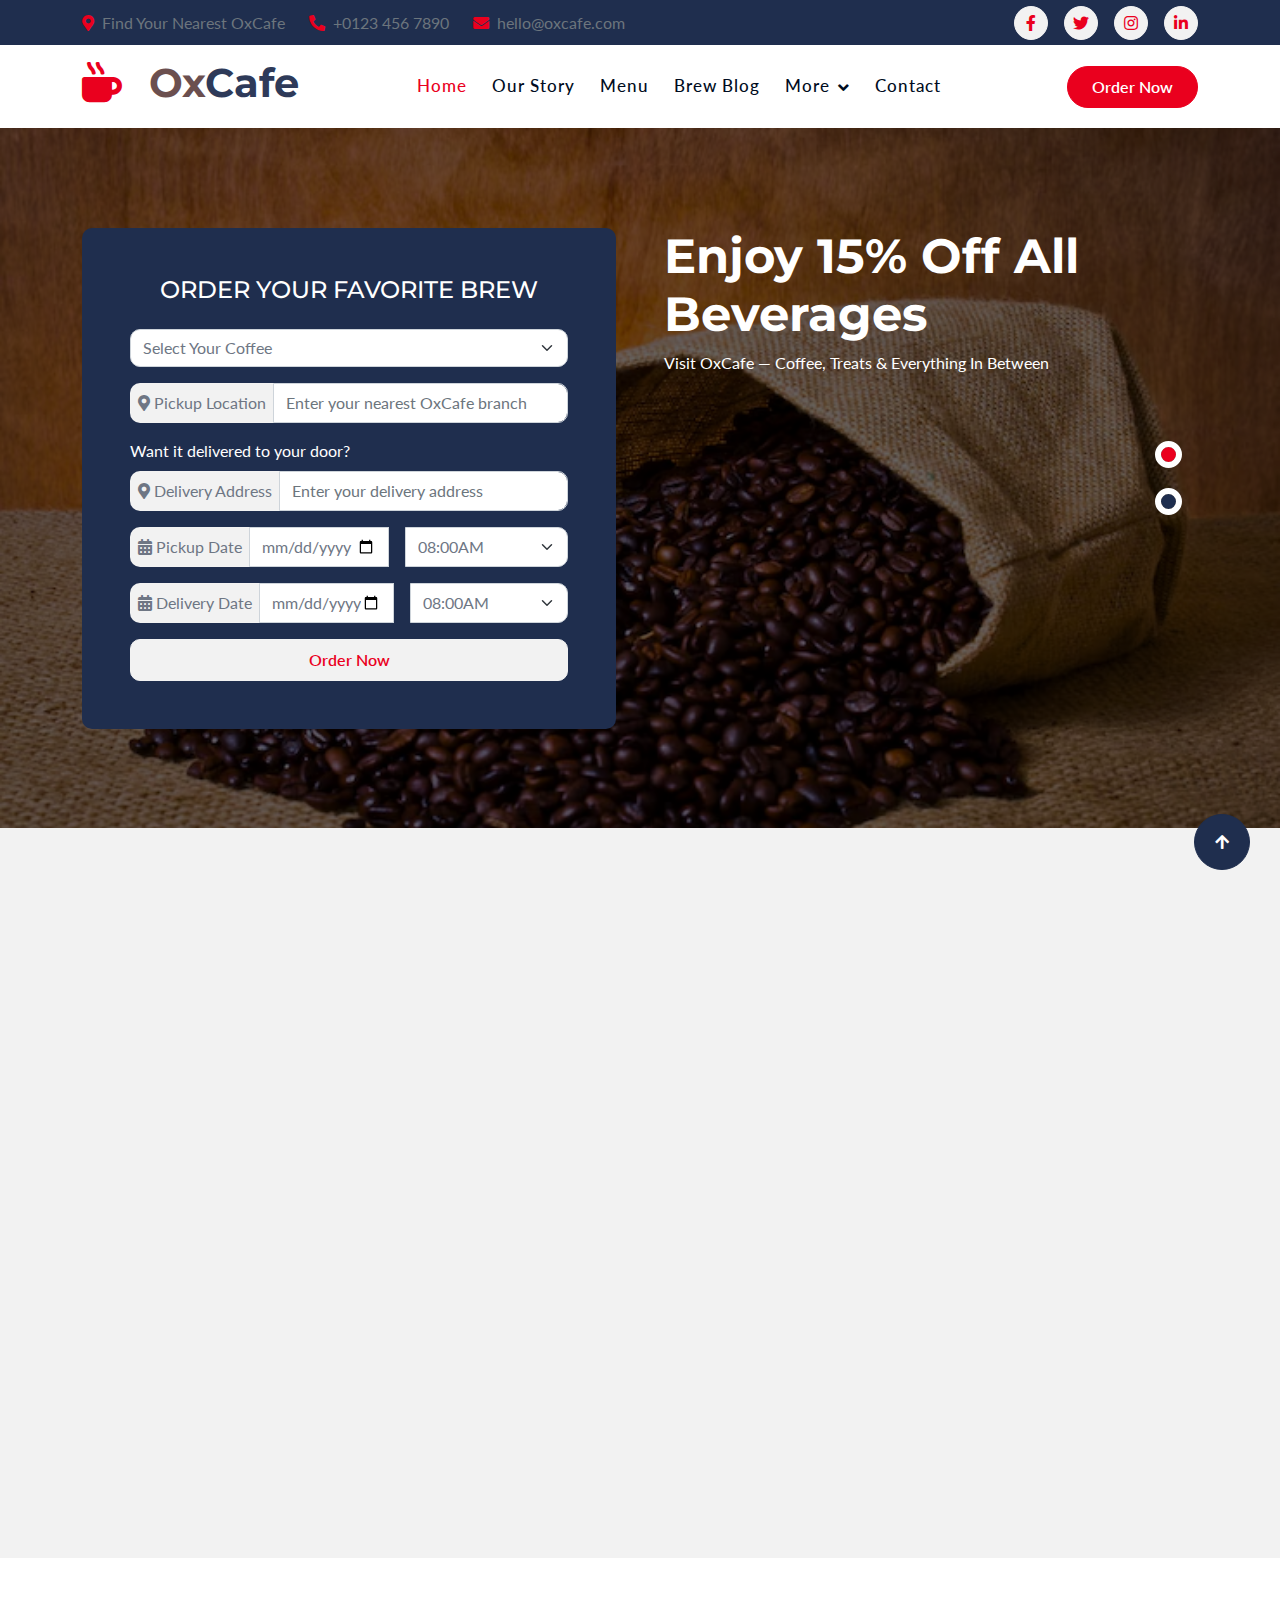
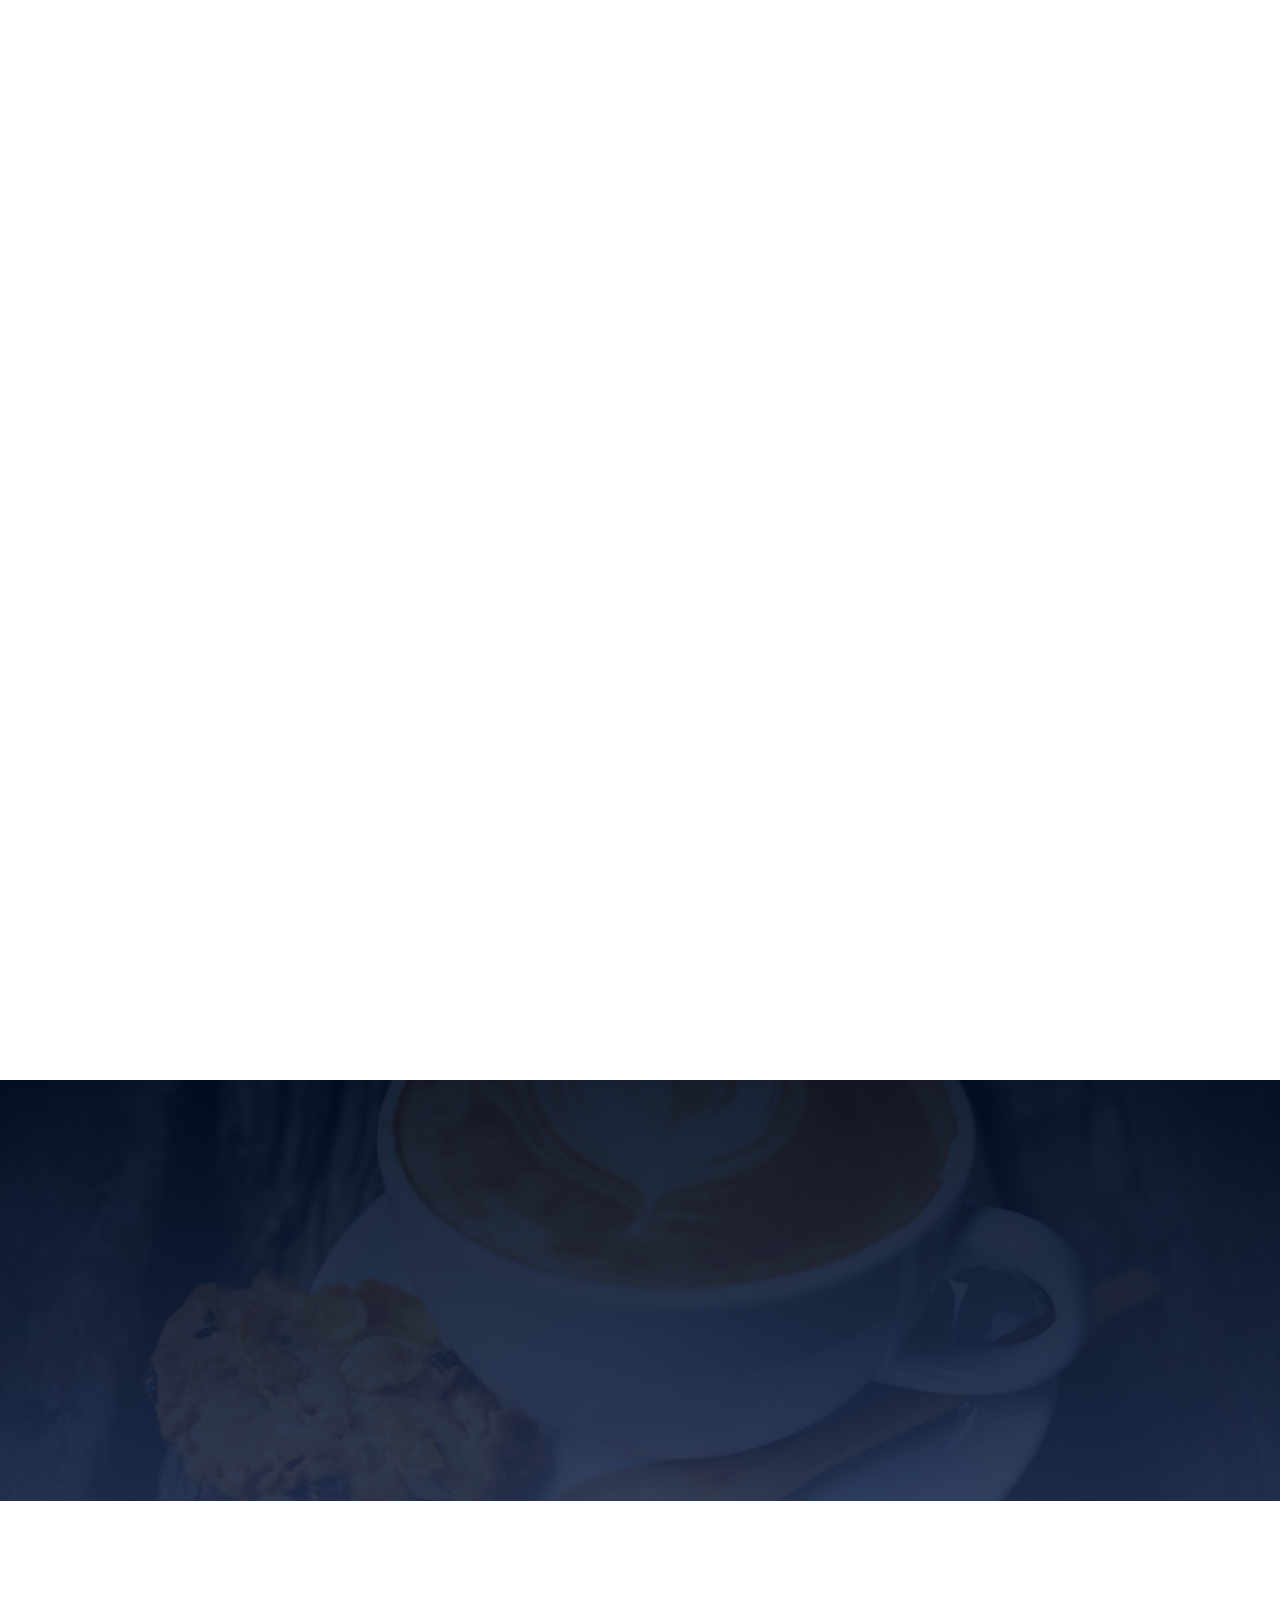
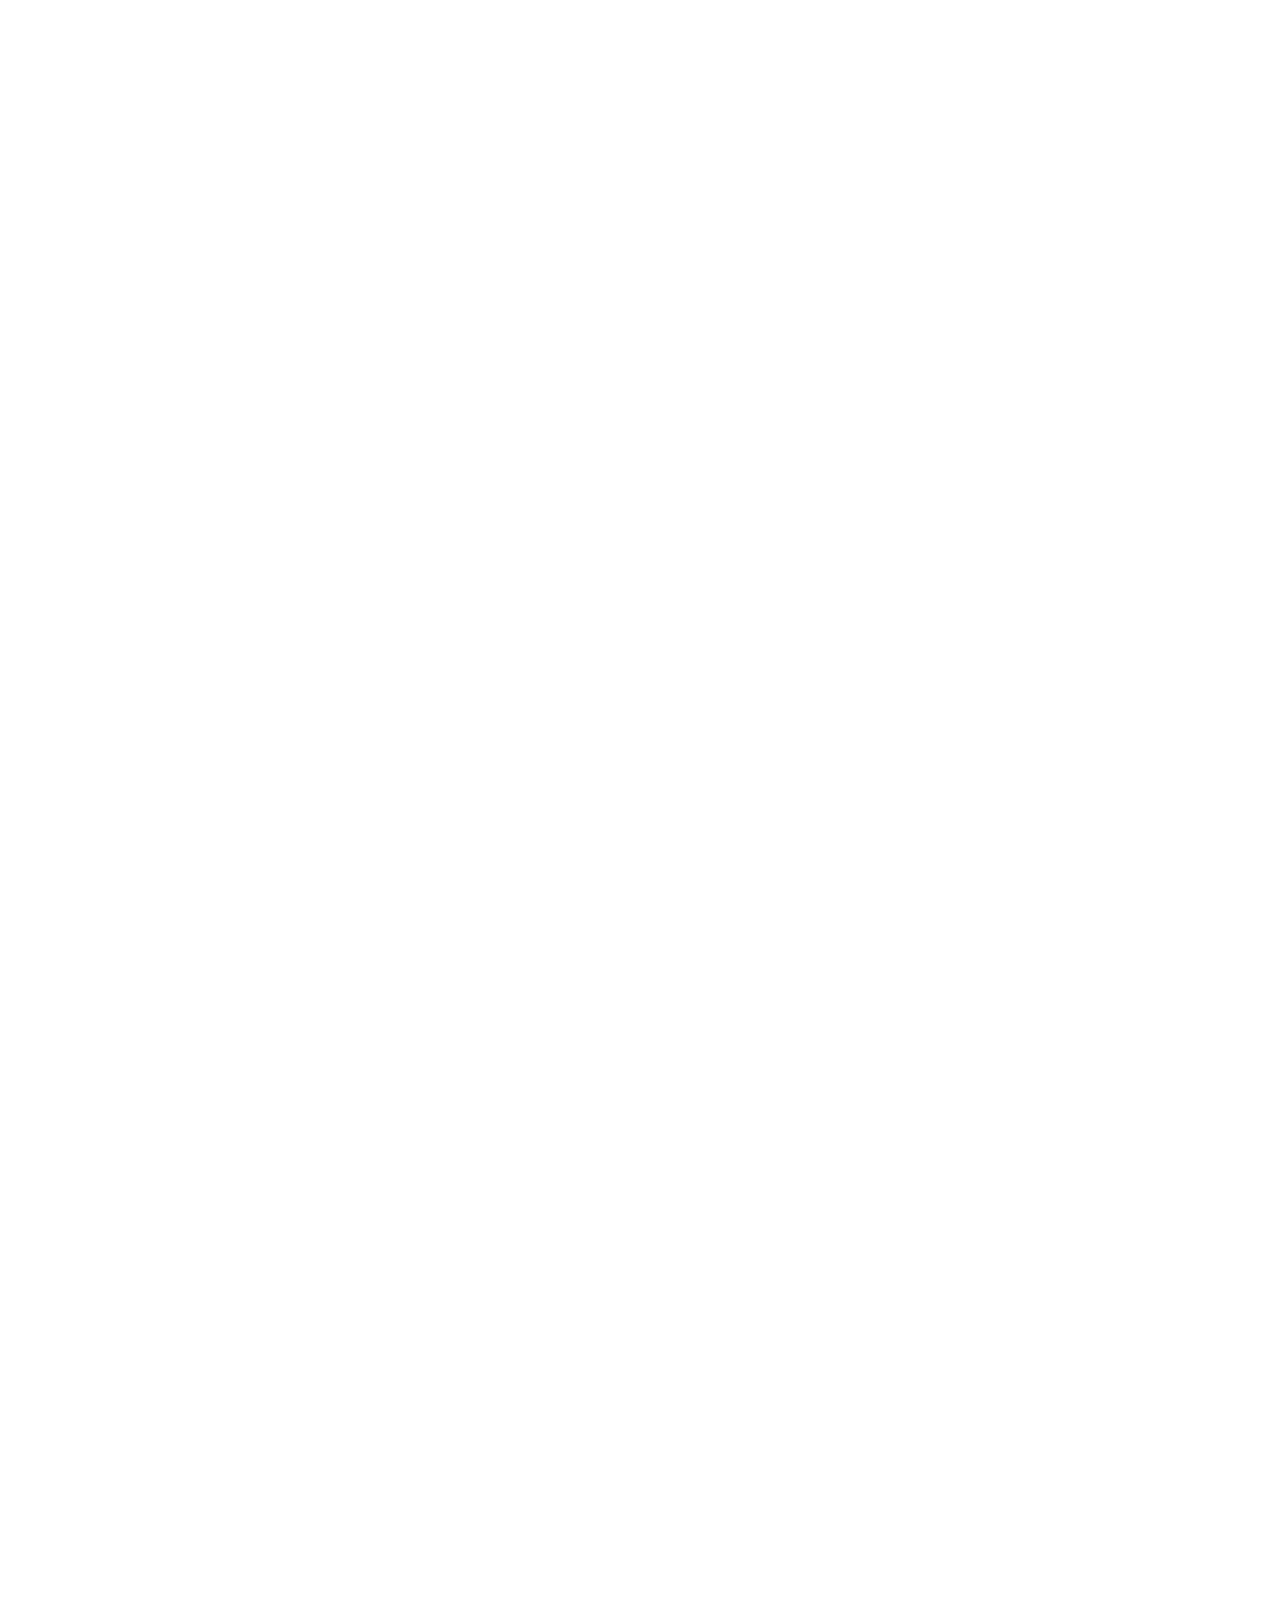
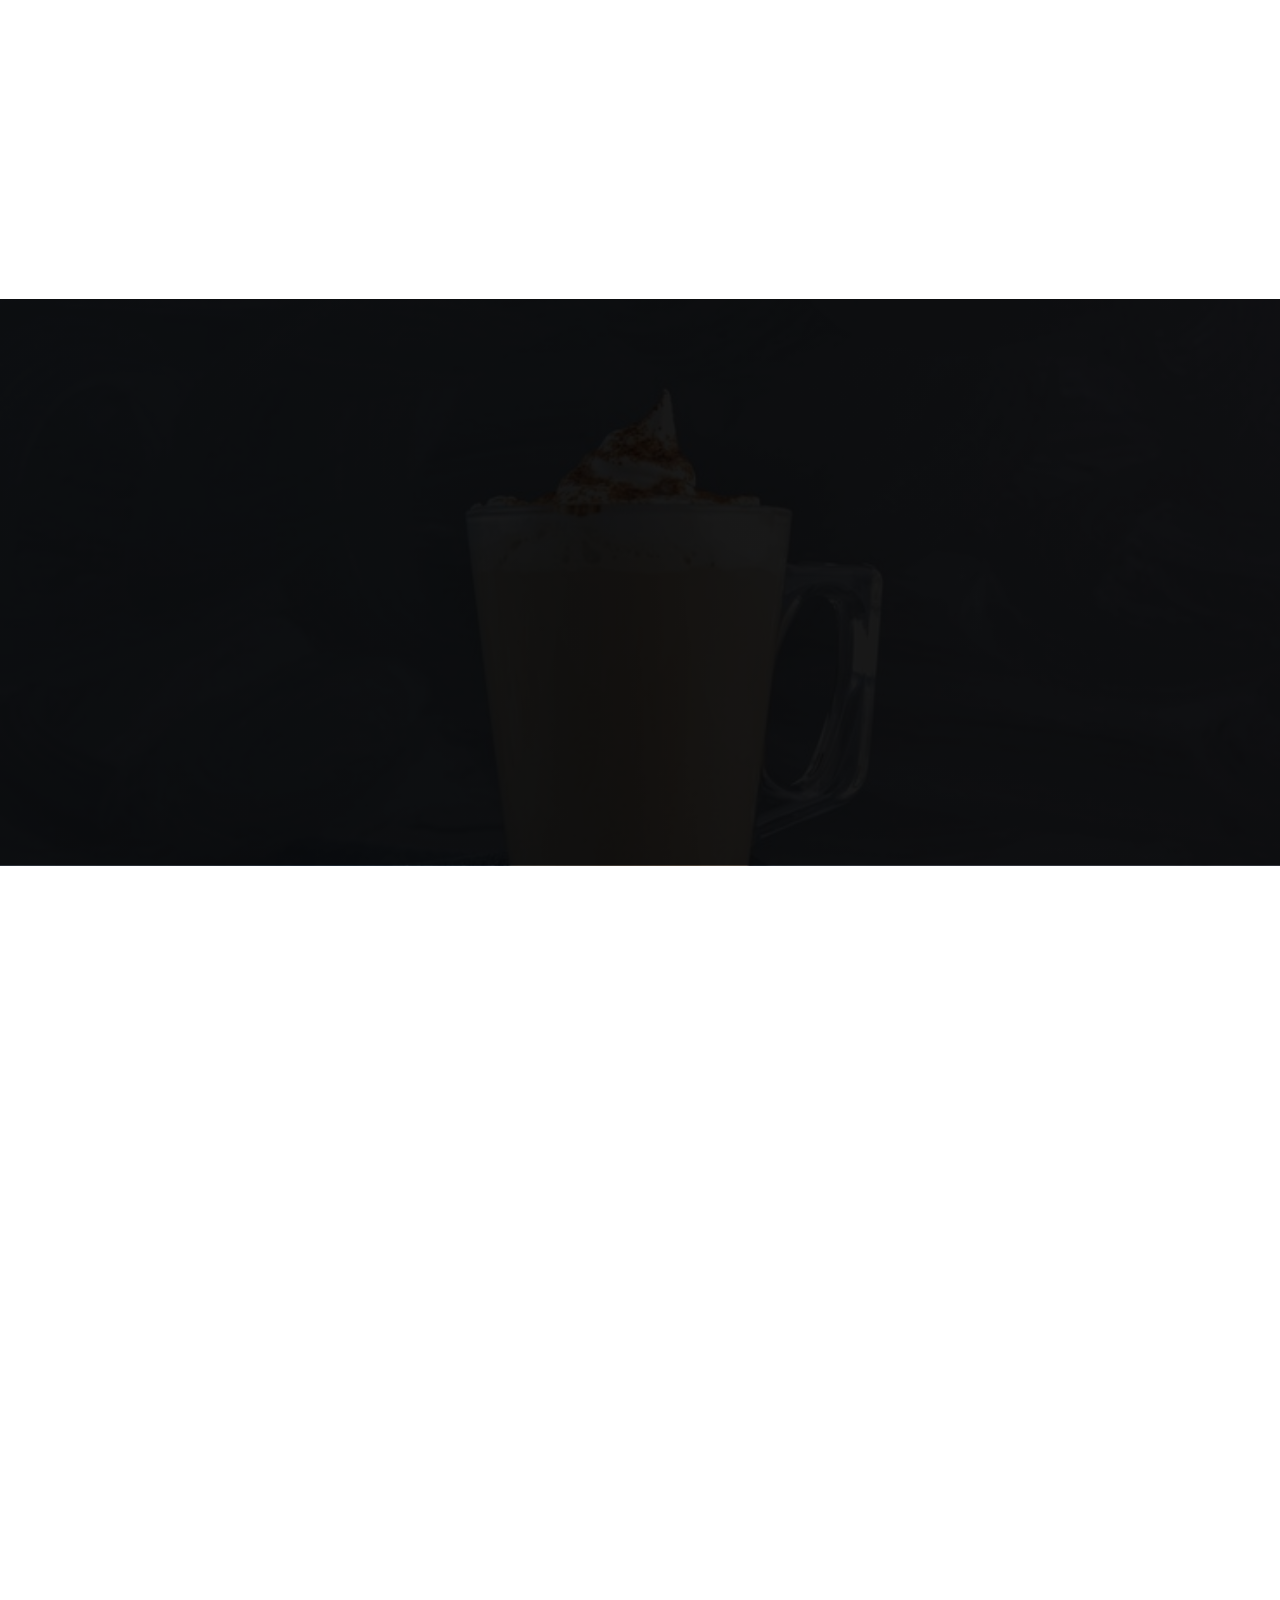
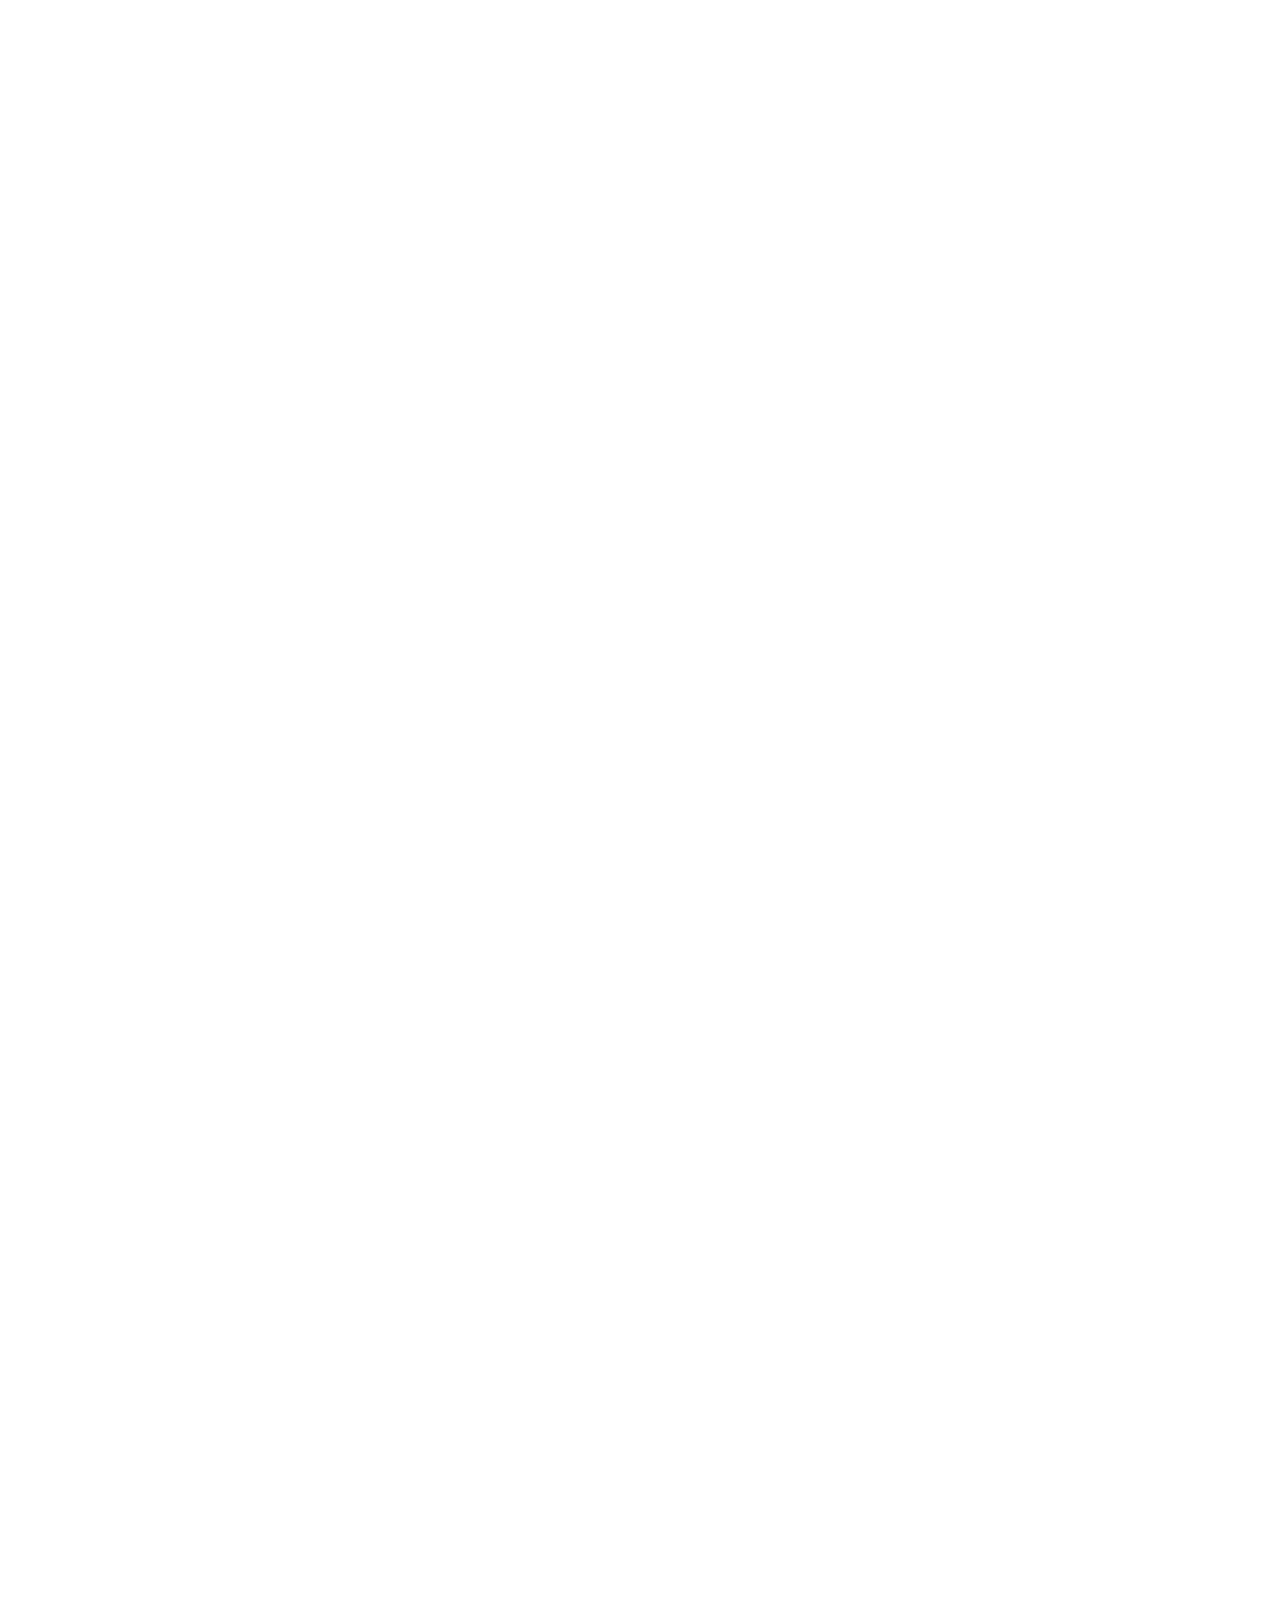
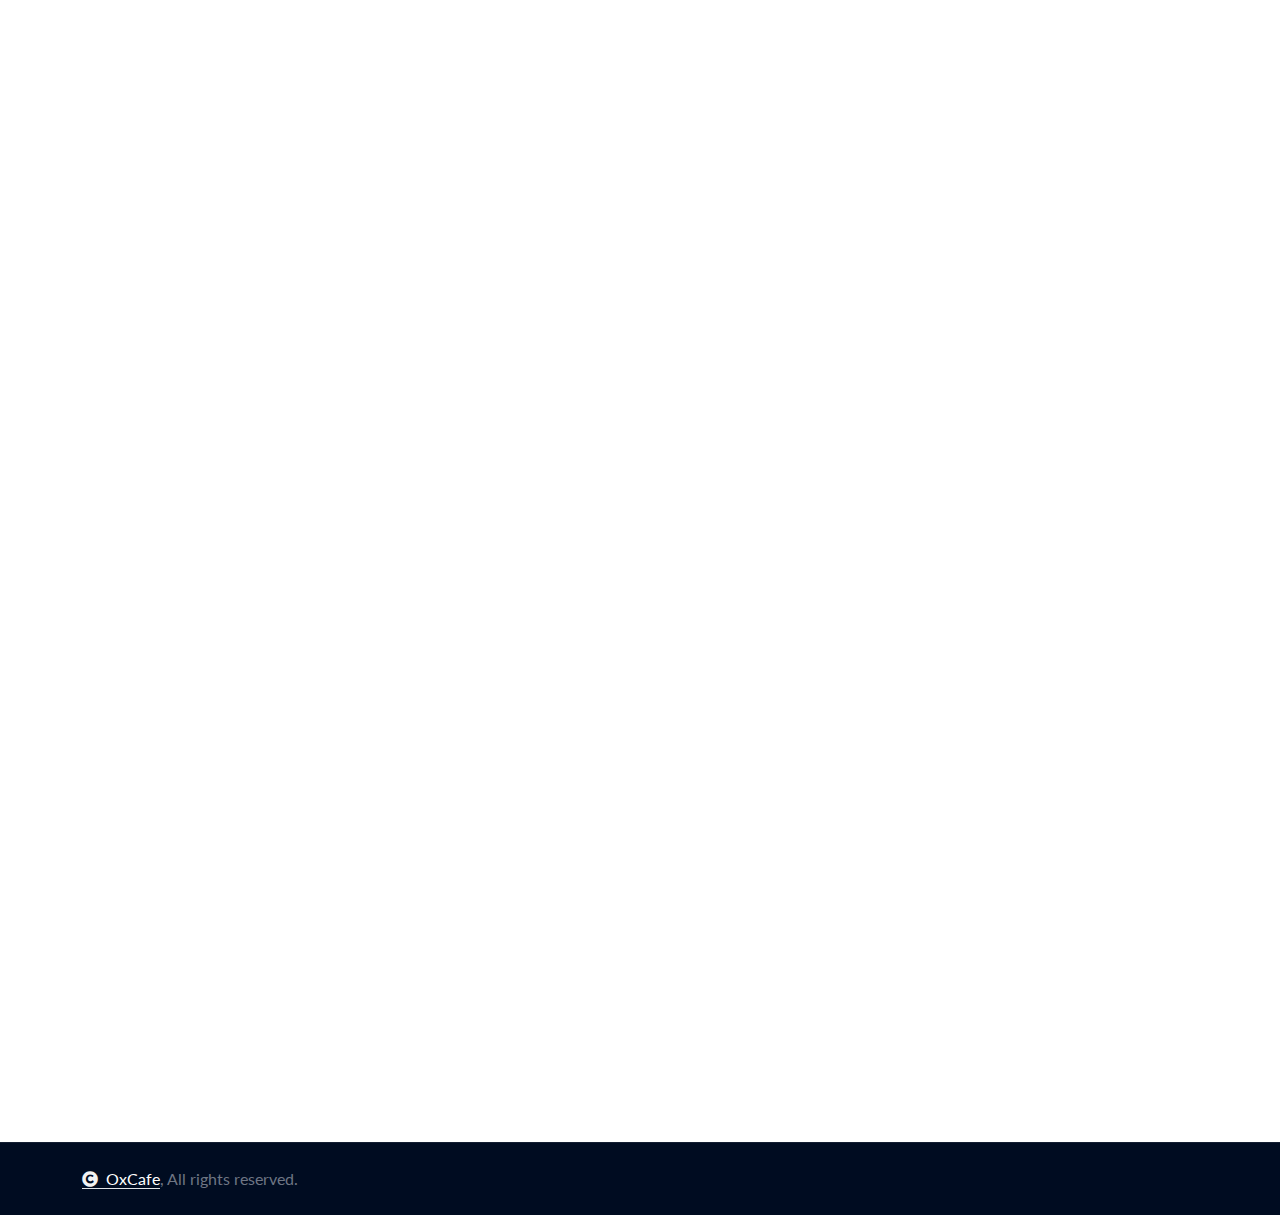
<file: index.html>
<!DOCTYPE html>
<html lang="en">

<head>
    <meta charset="utf-8">
    <title>OxCafe – Coffee and Everything In Between</title>
    <meta name="viewport" content="width=device-width, initial-scale=1.0">
    
    <!-- SEO Meta Tags -->
    <meta name="keywords" content="OxCafe, coffee shop, espresso, pastries, tea, cafe in Lagos, brunch, baked goods, specialty coffee, remote work cafe, cozy cafe">
    <meta name="description" content="OxCafe is your go-to spot for rich coffee, handcrafted drinks, and everything in between. From espresso to light meals, come relax, refuel, and reconnect.">
    <meta name="author" content="OxCafe Team">

        <!-- Open Graph Meta Tags -->
    <meta property="og:title" content="OxCafe | Coffee, Community, and Craftsmanship">
    <meta property="og:description" content="Discover OxCafe — where every cup tells a story. Premium brews, handcrafted treats, and a welcoming space for all.">
    <meta property="og:image" content="https://oxcafe.vercel.app/img/ox.png">
    <meta property="og:url" content="https://oxcafe.vercel.app/">
    <meta property="og:type" content="website">
    <meta property="og:site_name" content="OxCafe">
    <meta property="og:locale" content="en_US">


    <!-- Google Web Fonts -->
    <link rel="preconnect" href="https://fonts.googleapis.com">
    <link rel="preconnect" href="https://fonts.gstatic.com" crossorigin>
    <link href="https://fonts.googleapis.com/css2?family=Lato:ital,wght@0,400;0,700;0,900;1,400;1,700;1,900&family=Montserrat:ital,wght@0,100..900;1,100..900&display=swap" rel="stylesheet"> 

    <!-- Icon Font Stylesheet -->
    <link rel="stylesheet" href="https://use.fontawesome.com/releases/v5.15.4/css/all.css"/>
    <link href="https://cdn.jsdelivr.net/npm/bootstrap-icons@1.4.1/font/bootstrap-icons.css" rel="stylesheet">

    <!-- Libraries Stylesheet -->
    <link href="lib/animate/animate.min.css" rel="stylesheet">
    <link href="lib/owlcarousel/assets/owl.carousel.min.css" rel="stylesheet">

    <!-- Customized Bootstrap Stylesheet -->
    <link href="css/bootstrap.min.css" rel="stylesheet">

    <!-- Template Stylesheet -->
    <link href="css/style.css" rel="stylesheet">

        <!-- Favicon -->
        <link rel="apple-touch-icon" sizes="180x180" href="img/apple-touch-icon.png">
    <link rel="icon" type="image/png" sizes="32x32" href="img/favicon-32x32.png">
    <link rel="icon" type="image/png" sizes="16x16" href="img/favicon-16x16.png">
    <link rel="manifest" href="img/site.webmanifest">
</head>


    <body>

        <!-- Spinner Start -->
        <div id="spinner" class="show bg-white position-fixed translate-middle w-100 vh-100 top-50 start-50 d-flex align-items-center justify-content-center">
            <div class="spinner-border text-primary" style="width: 3rem; height: 3rem;" role="status">
                <span class="sr-only">Loading...</span>
            </div>
        </div>
        <!-- Spinner End -->

        <!-- Topbar Start -->
<div class="container-fluid topbar bg-secondary d-none d-xl-block w-100">
    <div class="container">
        <div class="row gx-0 align-items-center" style="height: 45px;">
            <div class="col-lg-6 text-center text-lg-start mb-lg-0">
                <div class="d-flex flex-wrap">
                    <a href="#" class="text-muted me-4"><i class="fas fa-map-marker-alt text-primary me-2"></i>Find Your Nearest OxCafe</a>
                    <a href="tel:+01234567890" class="text-muted me-4"><i class="fas fa-phone-alt text-primary me-2"></i>+0123 456 7890</a>
                    <a href="mailto:hello@oxcafe.com" class="text-muted me-0"><i class="fas fa-envelope text-primary me-2"></i>hello@oxcafe.com</a>
                </div>
            </div>
            <div class="col-lg-6 text-center text-lg-end">
                <div class="d-flex align-items-center justify-content-end">
                    <a href="#" class="btn btn-light btn-sm-square rounded-circle me-3"><i class="fab fa-facebook-f"></i></a>
                    <a href="#" class="btn btn-light btn-sm-square rounded-circle me-3"><i class="fab fa-twitter"></i></a>
                    <a href="#" class="btn btn-light btn-sm-square rounded-circle me-3"><i class="fab fa-instagram"></i></a>
                    <a href="#" class="btn btn-light btn-sm-square rounded-circle me-0"><i class="fab fa-linkedin-in"></i></a>
                </div>
            </div>
        </div>
    </div>
</div>
<!-- Topbar End -->

<!-- Navbar & Hero Start -->
<div class="container-fluid nav-bar sticky-top px-0 px-lg-4 py-2 py-lg-0">
    <div class="container">
        <nav class="navbar navbar-expand-lg navbar-light">
            <a href="#" class="navbar-brand p-0">
                <h1 class="display-6">
                    <i class="fas fa-mug-hot me-3" style="color: #EA001E;"></i>
                    <span style="color: #6B4F4F;">Ox</span><span style="color: #2E3A59;">Cafe</span>
                </h1>
            </a>
            
            
            <button class="navbar-toggler" type="button" data-bs-toggle="collapse" data-bs-target="#navbarCollapse">
                <span class="fa fa-bars"></span>
            </button>
            <div class="collapse navbar-collapse" id="navbarCollapse">
                <div class="navbar-nav mx-auto py-0">
                    <a href="index.html" class="nav-item nav-link active">Home</a>
                    <a href="about.html" class="nav-item nav-link">Our Story</a>
                    <a href="service.html" class="nav-item nav-link">Menu</a>
                    <a href="blog.html" class="nav-item nav-link">Brew Blog</a>

                    <div class="nav-item dropdown">
                        <a href="#" class="nav-link dropdown-toggle" data-bs-toggle="dropdown">More</a>
                        <div class="dropdown-menu m-0">
                            <a href="feature.html" class="dropdown-item">Why OxCafe?</a>
                            <a href="team.html" class="dropdown-item">Our Baristas</a>
                            <a href="testimonial.html" class="dropdown-item">Customer Love</a>
                            <a href="404.html" class="dropdown-item">Oops! Not Found</a>
                        </div>
                    </div>
                    <a href="contact.html" class="nav-item nav-link">Contact</a>
                </div>
                <a href="#" class="btn btn-primary rounded-pill py-2 px-4">Order Now</a>
            </div>
        </nav>
    </div>
</div>
<!-- Navbar & Hero End -->

        <!-- Carousel Start -->
<div class="header-carousel">
    <div id="carouselId" class="carousel slide" data-bs-ride="carousel" data-bs-interval="5000">
        <ol class="carousel-indicators">
            <li data-bs-target="#carouselId" data-bs-slide-to="0" class="active" aria-current="true" aria-label="First slide"></li>
            <li data-bs-target="#carouselId" data-bs-slide-to="1" aria-label="Second slide"></li>
        </ol>
        <div class="carousel-inner" role="listbox">
            <div class="carousel-item active">
                <img src="img/fcb.avif" class="img-fluid w-100" alt="Fresh coffee beans"/>
                <div class="carousel-caption">
                    <div class="container py-4">
                        <div class="row g-5">
                            <div class="col-lg-6 fadeInLeft animated" data-animation="fadeInLeft" data-delay="1s" style="animation-delay: 1s;">
                                <div class="bg-secondary rounded p-5">
                                    <h4 class="text-white mb-4">ORDER YOUR FAVORITE BREW</h4>
                                    <form>
                                        <div class="row g-3">
                                            <div class="col-12">
                                                <select class="form-select" aria-label="Select Coffee Type">
                                                    <option selected>Select Your Coffee</option>
                                                    <option value="1">Espresso</option>
                                                    <option value="2">Cappuccino</option>
                                                    <option value="3">Latte</option>
                                                    <option value="4">Mocha</option>
                                                </select>
                                            </div>
                                            <div class="col-12">
                                                <div class="input-group">
                                                    <div class="d-flex align-items-center bg-light text-body rounded-start p-2">
                                                        <span class="fas fa-map-marker-alt"></span><span class="ms-1">Pickup Location</span>
                                                    </div>
                                                    <input class="form-control" type="text" placeholder="Enter your nearest OxCafe branch" aria-label="Pickup location">
                                                </div>
                                            </div>
                                            <div class="col-12">
                                                <a href="#" class="text-start text-white d-block mb-2">Want it delivered to your door?</a>
                                                <div class="input-group">
                                                    <div class="d-flex align-items-center bg-light text-body rounded-start p-2">
                                                        <span class="fas fa-map-marker-alt"></span><span class="ms-1">Delivery Address</span>
                                                    </div>
                                                    <input class="form-control" type="text" placeholder="Enter your delivery address" aria-label="Delivery location">
                                                </div>
                                            </div>
                                            <div class="col-12">
                                                <div class="input-group">
                                                    <div class="d-flex align-items-center bg-light text-body rounded-start p-2">
                                                        <span class="fas fa-calendar-alt"></span><span class="ms-1">Pickup Date</span>
                                                    </div>
                                                    <input class="form-control" type="date">
                                                    <select class="form-select ms-3" aria-label="Pickup Time">
                                                        <option selected>08:00AM</option>
                                                        <option value="1">09:00AM</option>
                                                        <option value="2">10:00AM</option>
                                                        <option value="3">11:00AM</option>
                                                        <option value="4">12:00PM</option>
                                                        <option value="5">01:00PM</option>
                                                        <option value="6">02:00PM</option>
                                                    </select>
                                                </div>
                                            </div>
                                            <div class="col-12">
                                                <div class="input-group">
                                                    <div class="d-flex align-items-center bg-light text-body rounded-start p-2">
                                                        <span class="fas fa-calendar-alt"></span><span class="ms-1">Delivery Date</span>
                                                    </div>
                                                    <input class="form-control" type="date">
                                                    <select class="form-select ms-3" aria-label="Delivery Time">
                                                        <option selected>08:00AM</option>
                                                        <option value="1">09:00AM</option>
                                                        <option value="2">10:00AM</option>
                                                        <option value="3">11:00AM</option>
                                                        <option value="4">12:00PM</option>
                                                        <option value="5">01:00PM</option>
                                                        <option value="6">02:00PM</option>
                                                    </select>
                                                </div>
                                            </div>
                                            <div class="col-12">
                                                <button class="btn btn-light w-100 py-2">Order Now</button>
                                            </div>
                                        </div>
                                    </form>
                                </div>
                            </div>
                            <div class="col-lg-6 d-none d-lg-flex fadeInRight animated" data-animation="fadeInRight" data-delay="1s" style="animation-delay: 1s;">
                                <div class="text-start">
                                    <h1 class="display-5 text-white">Enjoy 15% Off All Beverages</h1>
                                    <p>Visit OxCafe — Coffee, Treats & Everything In Between</p>
                                </div>
                            </div>
                        </div>
                    </div>
                </div>
            </div>

            <div class="carousel-item">
                <img src="img/pc.avif" class="img-fluid w-100" alt="Barista pouring latte art"/>
                <div class="carousel-caption">
                    <div class="container py-4">
                        <div class="row g-5">
                            <div class="col-lg-6 fadeInLeft animated" data-animation="fadeInLeft" data-delay="1s" style="animation-delay: 1s;">
                                <div class="bg-secondary rounded p-5">
                                    <h4 class="text-white mb-4">PRE-ORDER YOUR COFFEE</h4>
                                    <form>
                                        <div class="row g-3">
                                            <div class="col-12">
                                                <select class="form-select" aria-label="Select Coffee Type">
                                                    <option selected>Select Your Coffee</option>
                                                    <option value="1">Espresso</option>
                                                    <option value="2">Flat White</option>
                                                    <option value="3">Iced Latte</option>
                                                    <option value="4">Matcha</option>
                                                </select>
                                            </div>
                                            <div class="col-12">
                                                <div class="input-group">
                                                    <div class="d-flex align-items-center bg-light text-body rounded-start p-2">
                                                        <span class="fas fa-map-marker-alt"></span><span class="ms-1">Pickup Location</span>
                                                    </div>
                                                    <input class="form-control" type="text" placeholder="Nearest OxCafe outlet" aria-label="Pickup location">
                                                </div>
                                            </div>
                                            <div class="col-12">
                                                <a href="#" class="text-start text-white d-block mb-2">Prefer delivery instead?</a>
                                                <div class="input-group">
                                                    <div class="d-flex align-items-center bg-light text-body rounded-start p-2">
                                                        <span class="fas fa-map-marker-alt"></span><span class="ms-1">Delivery Address</span>
                                                    </div>
                                                    <input class="form-control" type="text" placeholder="Enter your address" aria-label="Delivery location">
                                                </div>
                                            </div>
                                            <div class="col-12">
                                                <div class="input-group">
                                                    <div class="d-flex align-items-center bg-light text-body rounded-start p-2">
                                                        <span class="fas fa-calendar-alt"></span><span class="ms-1">Pickup Date</span>
                                                    </div>
                                                    <input class="form-control" type="date">
                                                    <select class="form-select ms-3" aria-label="Pickup Time">
                                                        <option selected>08:00AM</option>
                                                        <option value="1">09:00AM</option>
                                                        <option value="2">10:00AM</option>
                                                        <option value="3">11:00AM</option>
                                                        <option value="4">12:00PM</option>
                                                        <option value="5">01:00PM</option>
                                                        <option value="6">02:00PM</option>
                                                    </select>
                                                </div>
                                            </div>
                                            <div class="col-12">
                                                <div class="input-group">
                                                    <div class="d-flex align-items-center bg-light text-body rounded-start p-2">
                                                        <span class="fas fa-calendar-alt"></span><span class="ms-1">Delivery Date</span>
                                                    </div>
                                                    <input class="form-control" type="date">
                                                    <select class="form-select ms-3" aria-label="Delivery Time">
                                                        <option selected>08:00AM</option>
                                                        <option value="1">09:00AM</option>
                                                        <option value="2">10:00AM</option>
                                                        <option value="3">11:00AM</option>
                                                        <option value="4">12:00PM</option>
                                                        <option value="5">01:00PM</option>
                                                        <option value="6">02:00PM</option>
                                                    </select>
                                                </div>
                                            </div>
                                            <div class="col-12">
                                                <button class="btn btn-light w-100 py-2">Place Order</button>
                                            </div>
                                        </div>
                                    </form>
                                </div>
                            </div>
                            <div class="col-lg-6 d-none d-lg-flex fadeInRight animated" data-animation="fadeInRight" data-delay="1s" style="animation-delay: 1s;">
                                <div class="text-start">
                                    <h1 class="display-5 text-white">Taste the Difference at OxCafe</h1>
                                    <p>Freshly brewed magic — now at 15% off</p>
                                </div>
                            </div>
                        </div>
                    </div>
                </div>
            </div>
        </div>
    </div>
</div>
<!-- Carousel End -->

        <!-- Features Start -->
<div class="container-fluid feature py-5">
    <div class="container py-5">
        <div class="text-center mx-auto pb-5 wow fadeInUp" data-wow-delay="0.1s" style="max-width: 800px;">
            <h1 class="display-5 text-capitalize mb-3">OxCafe <span class="text-primary">Features</span></h1>
            <p class="mb-0">At OxCafe, we don’t just serve coffee—we serve community, creativity, and comfort. Whether you're craving a creamy latte, a workspace with vibe, or a corner to escape into a book, we have something for every soul. Here's what makes us more than just a coffee shop.</p>
        </div>
        <div class="row g-4 align-items-center">
            <div class="col-xl-4">
                <div class="row gy-4 gx-0">
                    <div class="col-12 wow fadeInUp" data-wow-delay="0.1s">
                        <div class="feature-item">
                            <div class="feature-icon">
                                <span class="fa fa-trophy fa-2x"></span>
                            </div>
                            <div class="ms-4">
                                <h5 class="mb-3">Award-Winning Brews</h5>
                                <p class="mb-0">Our beans are sourced from ethical farms and roasted to perfection. The flavor? Bold, smooth, and unforgettable—exactly how coffee should be.</p>
                            </div>
                        </div>
                    </div>
                    <div class="col-12 wow fadeInUp" data-wow-delay="0.3s">
                        <div class="feature-item">
                            <div class="feature-icon">
                                <span class="fa fa-road fa-2x"></span>
                            </div>
                            <div class="ms-4">
                                <h5 class="mb-3">Anytime Comfort, 24/7</h5>
                                <p class="mb-0">From early birds to night owls, we're open round the clock so you can enjoy a hot cup, a cool vibe, or a deep convo—anytime you need it.</p>
                            </div>
                        </div>
                    </div>
                </div>
            </div>
            <div class="col-lg-12 col-xl-4 wow fadeInUp" data-wow-delay="0.2s">
                <img src="img/cafe.avif" class="img-fluid w-100" style="object-fit: cover;" alt="OxCafe Features">
            </div>
            <div class="col-xl-4">
                <div class="row gy-4 gx-0">
                    <div class="col-12 wow fadeInUp" data-wow-delay="0.1s">
                        <div class="feature-item justify-content-end">
                            <div class="text-end me-4">
                                <h5 class="mb-3">Affordable Indulgence</h5>
                                <p class="mb-0">Great taste shouldn’t break the bank. We offer artisan coffee, gourmet pastries, and more—all at prices that make sense.</p>
                            </div>
                            <div class="feature-icon">
                                <span class="fa fa-tag fa-2x"></span>
                            </div>
                        </div>
                    </div>
                    <div class="col-12 wow fadeInUp" data-wow-delay="0.3s">
                        <div class="feature-item justify-content-end">
                            <div class="text-end me-4">
                                <h5 class="mb-3">Community Vibes</h5>
                                <p class="mb-0">Need a pick-up or a chill zone? We offer free pickup for pre-orders and host creative community hangouts, from open mics to art nights.</p>
                            </div>
                            <div class="feature-icon">
                                <span class="fa fa-map-pin fa-2x"></span>
                            </div>
                        </div>
                    </div>
                </div>
            </div>
        </div>
    </div>
</div>
<!-- Features End -->

        <!-- About Start -->
<div class="container-fluid overflow-hidden about py-5">
    <div class="container py-5">
        <div class="row g-5">
            <div class="col-xl-6 wow fadeInLeft" data-wow-delay="0.2s">
                <div class="about-item">
                    <div class="pb-5">
                        <h1 class="display-5 text-capitalize">OxCafe <span class="text-primary">About</span></h1>
                        <p class="mb-0">At OxCafe, we don’t just serve coffee—we brew experiences. From artisan roasts to community vibes, we blend quality, comfort, and culture into every cup. Whether you're here to grind beans or ideas, we've got your back.</p>
                    </div>
                    <div class="row g-4">
                        <div class="col-lg-6">
                            <div class="about-item-inner border p-4">
                                <div class="about-icon mb-4">
                                    <img src="img/vision.png" class="img-fluid w-50 h-50" alt="Icon">
                                </div>
                                <h5 class="mb-3">Our Vision</h5>
                                <p class="mb-0">To become the heartbeat of every neighborhood by reimagining what a coffeehouse can be—creative, inclusive, and alive with purpose.</p>
                            </div>
                        </div>
                        <div class="col-lg-6">
                            <div class="about-item-inner border p-4">
                                <div class="about-icon mb-4">
                                    <img src="img/mission.png" class="img-fluid h-50 w-50" alt="Icon">
                                </div>
                                <h5 class="mb-3">Our Mission</h5>
                                <p class="mb-0">To deliver rich, sustainable coffee experiences and foster a space where ideas and people grow stronger—one brew at a time.</p>
                            </div>
                        </div>
                    </div>
                    <p class="text-item my-4">From sunrise espressos to late-night lattes, OxCafe is your all-day sanctuary. We partner with local farms, support fair trade, and believe that good coffee can change the world—or at least your day.</p>
                    <div class="row g-4">
                        <div class="col-lg-6">
                            <div class="text-center rounded bg-secondary p-4">
                                <h1 class="display-6 text-white">17</h1>
                                <h5 class="text-light mb-0">Years Of Brewing</h5>
                            </div>
                        </div>
                        <div class="col-lg-6">
                            <div class="rounded">
                                <p class="mb-2"><i class="fa fa-check-circle text-primary me-1"></i> Ethically Sourced Beans</p>
                                <p class="mb-2"><i class="fa fa-check-circle text-primary me-1"></i> Artisanal Brewing Methods</p>
                                <p class="mb-2"><i class="fa fa-check-circle text-primary me-1"></i> Cozy & Creative Ambience</p>
                                <p class="mb-0"><i class="fa fa-check-circle text-primary me-1"></i> Events, Books & Music Nights</p>
                            </div>
                        </div>
                        <div class="col-lg-5 d-flex align-items-center">
                            <a href="about.html" class="btn btn-primary rounded py-3 px-5">More About Us</a>
                        </div>
                        <div class="col-lg-7">
                            <div class="d-flex align-items-center">
                                <img src="img/Na me.jpg" class="img-fluid rounded-circle border border-4 border-secondary" style="width: 100px; height: 100px;" alt="Image">
                                <div class="ms-4">
                                    <h4>Dominic Oxfordson</h4>
                                    <p class="mb-0">OxCafe Founder</p>
                                </div>
                            </div>
                        </div>
                    </div>
                </div>
            </div>
            <div class="col-xl-6 wow fadeInRight" data-wow-delay="0.2s">
                <div class="about-img">
                    <div class="img-1">
                        <img src="img/about img.avif" class="img-fluid rounded h-100 w-100" alt="">
                    </div>
                    <div class="img-2">
                        <img src="img/about.avif" class="img-fluid rounded w-100" alt="">
                    </div>
                </div>
            </div>
        </div>
    </div>
</div>
<!-- About End -->

<!-- Fact Counter -->
<div class="container-fluid counter bg-secondary py-5">
    <div class="container py-5">
        <div class="row g-5">
            <div class="col-md-6 col-lg-6 col-xl-3 wow fadeInUp" data-wow-delay="0.1s">
                <div class="counter-item text-center">
                    <div class="counter-item-icon mx-auto">
                        <i class="fas fa-thumbs-up fa-2x"></i>
                    </div>
                    <div class="counter-counting my-3">
                        <span class="text-white fs-2 fw-bold" data-toggle="counter-up">829</span>
                        <span class="h1 fw-bold text-white">+</span>
                    </div>
                    <h4 class="text-white mb-0">Happy Guests</h4>
                </div>
            </div>
            <div class="col-md-6 col-lg-6 col-xl-3 wow fadeInUp" data-wow-delay="0.3s">
                <div class="counter-item text-center">
                    <div class="counter-item-icon mx-auto">
                        <i class="fas fa-coffee fa-2x"></i>
                    </div>
                    <div class="counter-counting my-3">
                        <span class="text-white fs-2 fw-bold" data-toggle="counter-up">12,000</span>
                        <span class="h1 fw-bold text-white">+</span>
                    </div>
                    <h4 class="text-white mb-0">Cups Served Monthly</h4>
                </div>
            </div>
            <div class="col-md-6 col-lg-6 col-xl-3 wow fadeInUp" data-wow-delay="0.5s">
                <div class="counter-item text-center">
                    <div class="counter-item-icon mx-auto">
                        <i class="fas fa-mug-hot fa-2x"></i>
                    </div>
                    <div class="counter-counting my-3">
                        <span class="text-white fs-2 fw-bold" data-toggle="counter-up">37</span>
                        <span class="h1 fw-bold text-white">+</span>
                    </div>
                    <h4 class="text-white mb-0">Signature Blends</h4>
                </div>
            </div>
            <div class="col-md-6 col-lg-6 col-xl-3 wow fadeInUp" data-wow-delay="0.7s">
                <div class="counter-item text-center">
                    <div class="counter-item-icon mx-auto">
                        <i class="fas fa-users fa-2x"></i>
                    </div>
                    <div class="counter-counting my-3">
                        <span class="text-white fs-2 fw-bold" data-toggle="counter-up">15</span>
                        <span class="h1 fw-bold text-white">+</span>
                    </div>
                    <h4 class="text-white mb-0">Community Events/Month</h4>
                </div>
            </div>
        </div>
    </div>
</div>
<!-- Fact Counter -->

        <!-- Services Start -->
<div class="container-fluid service py-5">
    <div class="container py-5">
        <div class="text-center mx-auto pb-5 wow fadeInUp" data-wow-delay="0.1s" style="max-width: 800px;">
            <h1 class="display-5 text-capitalize mb-3">OxCafe <span class="text-primary">Services</span></h1>
            <p class="mb-0">At OxCafe, we brew more than coffee — we craft experiences. Whether you're here for your morning espresso, a productive co-working session, or just a cozy space to unwind, we've got a cup and a vibe waiting for you.</p>
        </div>
        <div class="row g-4">
            <div class="col-md-6 col-lg-4 wow fadeInUp" data-wow-delay="0.1s">
                <div class="service-item p-4">
                    <div class="service-icon mb-4">
                        <i class="fa fa-phone-alt fa-2x"></i>
                    </div>
                    <h5 class="mb-3">Phone Reservation</h5>
                    <p class="mb-0">Reserve a table, private corner, or group lounge via a quick call. Never worry about last-minute seat scrambles again.</p>
                </div>
            </div>
            <div class="col-md-6 col-lg-4 wow fadeInUp" data-wow-delay="0.3s">
                <div class="service-item p-4">
                    <div class="service-icon mb-4">
                        <i class="fa fa-money-bill-alt fa-2x"></i>
                    </div>
                    <h5 class="mb-3">Special Rates</h5>
                    <p class="mb-0">Enjoy discounts during happy hours, loyalty perks, student packages, and weekday deals across our menu.</p>
                </div>
            </div>
            <div class="col-md-6 col-lg-4 wow fadeInUp" data-wow-delay="0.5s">
                <div class="service-item p-4">
                    <div class="service-icon mb-4">
                        <i class="fa fa-road fa-2x"></i>
                    </div>
                    <h5 class="mb-3">Grab-N-Go</h5>
                    <p class="mb-0">On the move? Order ahead via our app and pick up your order from our express counter — fresh and fast.</p>
                </div>
            </div>
            <div class="col-md-6 col-lg-4 wow fadeInUp" data-wow-delay="0.1s">
                <div class="service-item p-4">
                    <div class="service-icon mb-4">
                        <i class="fa fa-umbrella fa-2x"></i>
                    </div>
                    <h5 class="mb-3">Covered Outdoor Seating</h5>
                    <p class="mb-0">Enjoy your favorite brew under our umbrella garden setup — perfect for rainy days or cool evenings.</p>
                </div>
            </div>
            <div class="col-md-6 col-lg-4 wow fadeInUp" data-wow-delay="0.3s">
                <div class="service-item p-4">
                    <div class="service-icon mb-4">
                        <i class="fa fa-building fa-2x"></i>
                    </div>
                    <h5 class="mb-3">Remote Workspaces</h5>
                    <p class="mb-0">Need a quiet spot with fast Wi-Fi and excellent coffee? Our co-work pods offer the perfect balance of productivity and comfort.</p>
                </div>
            </div>
            <div class="col-md-6 col-lg-4 wow fadeInUp" data-wow-delay="0.5s">
                <div class="service-item p-4">
                    <div class="service-icon mb-4">
                        <i class="fa fa-car-alt fa-2x"></i>
                    </div>
                    <h5 class="mb-3">Free Coffee Fridays</h5>
                    <p class="mb-0">Every first Friday of the month, loyal OxCafe patrons get their second cup absolutely free. Join the community vibe!</p>
                </div>
            </div>
        </div>
    </div>
</div>
<!-- Services End -->

        <!-- Menu -->
<div class="container-fluid categories pb-5">
    <div class="container pb-5">
        <div class="text-center mx-auto pb-5 wow fadeInUp" data-wow-delay="0.1s" style="max-width: 800px;">
            <h1 class="display-5 text-capitalize mb-3">OxCafe <span class="text-primary">Menu</span></h1>
            <p class="mb-0">Welcome to OxCafe – where bold brews meet cozy vibes. Explore our curated menu, from gourmet coffee and artisan teas to fresh bakes and light meals that hit the sweet spot between caffeine and comfort.</p>
        </div>
        <div class="categories-carousel owl-carousel wow fadeInUp" data-wow-delay="0.1s">
            <div class="categories-item p-4">
                <div class="categories-item-inner">
                    <div class="categories-img rounded-top">
                        <img src="img/ce.avif" class="img-fluid w-100 rounded-top" alt="Classic Espresso">
                    </div>
                    <div class="categories-content rounded-bottom p-4">
                        <h4>Classic Espresso</h4>
                        <div class="categories-review mb-4">
                            <div class="me-3">4.5 Review</div>
                            <div class="d-flex justify-content-center text-secondary">
                                <i class="fas fa-star"></i><i class="fas fa-star"></i>
                                <i class="fas fa-star"></i><i class="fas fa-star"></i>
                                <i class="fas fa-star text-body"></i>
                            </div>
                        </div>
                        <div class="mb-4">
                            <h4 class="bg-white text-primary rounded-pill py-2 px-4 mb-0">$3.50</h4>
                        </div>
                        <div class="row gy-2 gx-0 text-center mb-4">
                            <div class="col-4 border-end border-white">
                                <i class="fa fa-coffee text-dark"></i> <span class="text-body ms-1">Single Shot</span>
                            </div>
                            <div class="col-4 border-end border-white">
                                <i class="fa fa-fire text-dark"></i> <span class="text-body ms-1">Hot</span>
                            </div>
                            <div class="col-4">
                                <i class="fa fa-seedling text-dark"></i> <span class="text-body ms-1">Arabica</span>
                            </div>
                            <div class="col-4 border-end border-white">
                                <i class="fa fa-mug-hot text-dark"></i> <span class="text-body ms-1">Strong</span>
                            </div>
                            <div class="col-4 border-end border-white">
                                <i class="fa fa-hourglass-start text-dark"></i> <span class="text-body ms-1">2 min</span>
                            </div>
                            <div class="col-4">
                                <i class="fa fa-star text-dark"></i> <span class="text-body ms-1">Signature</span>
                            </div>
                        </div>
                        <a href="#" class="btn btn-primary rounded-pill d-flex justify-content-center py-3">Order Now</a>
                    </div>
                </div>
            </div>

            <div class="categories-item p-4">
                <div class="categories-item-inner">
                    <div class="categories-img rounded-top">
                        <img src="img/van.jpg" class="img-fluid w-100 rounded-top" alt="Iced Vanilla Latte">
                    </div>
                    <div class="categories-content rounded-bottom p-4">
                        <h4>Iced Vanilla Latte</h4>
                        <div class="categories-review mb-4">
                            <div class="me-3">4.2 Review</div>
                            <div class="d-flex justify-content-center text-secondary">
                                <i class="fas fa-star"></i><i class="fas fa-star"></i>
                                <i class="fas fa-star"></i><i class="fas fa-star"></i>
                                <i class="fas fa-star text-body"></i>
                            </div>
                        </div>
                        <div class="mb-4">
                            <h4 class="bg-white text-primary rounded-pill py-2 px-4 mb-0">$4.75</h4>
                        </div>
                        <div class="row gy-2 gx-0 text-center mb-4">
                            <div class="col-4 border-end border-white">
                                <i class="fa fa-ice-cream text-dark"></i> <span class="text-body ms-1">Chilled</span>
                            </div>
                            <div class="col-4 border-end border-white">
                                <i class="fa fa-mug-hot text-dark"></i> <span class="text-body ms-1">Medium</span>
                            </div>
                            <div class="col-4">
                                <i class="fa fa-leaf text-dark"></i> <span class="text-body ms-1">Vanilla Bean</span>
                            </div>
                            <div class="col-4 border-end border-white">
                                <i class="fa fa-tint text-dark"></i> <span class="text-body ms-1">Milk</span>
                            </div>
                            <div class="col-4 border-end border-white">
                                <i class="fa fa-clock text-dark"></i> <span class="text-body ms-1">5 min</span>
                            </div>
                            <div class="col-4">
                                <i class="fa fa-thumbs-up text-dark"></i> <span class="text-body ms-1">Popular</span>
                            </div>
                        </div>
                        <a href="#" class="btn btn-primary rounded-pill d-flex justify-content-center py-3">Order Now</a>
                    </div>
                </div>
            </div>

            <div class="categories-item p-4">
                <div class="categories-item-inner">
                    <div class="categories-img rounded-top">
                        <img src="img/avo.avif" class="img-fluid w-100 rounded-top" alt="Avocado Toast">
                    </div>
                    <div class="categories-content rounded-bottom p-4">
                        <h4>Avocado Toast</h4>
                        <div class="categories-review mb-4">
                            <div class="me-3">4.8 Review</div>
                            <div class="d-flex justify-content-center text-secondary">
                                <i class="fas fa-star"></i><i class="fas fa-star"></i>
                                <i class="fas fa-star"></i><i class="fas fa-star"></i>
                                <i class="fas fa-star"></i>
                            </div>
                        </div>
                        <div class="mb-4">
                            <h4 class="bg-white text-primary rounded-pill py-2 px-4 mb-0">$6.00</h4>
                        </div>
                        <div class="row gy-2 gx-0 text-center mb-4">
                            <div class="col-4 border-end border-white">
                                <i class="fa fa-bread-slice text-dark"></i> <span class="text-body ms-1">Sourdough</span>
                            </div>
                            <div class="col-4 border-end border-white">
                                <i class="fa fa-leaf text-dark"></i> <span class="text-body ms-1">Fresh Avocado</span>
                            </div>
                            <div class="col-4">
                                <i class="fa fa-egg text-dark"></i> <span class="text-body ms-1">Optional Egg</span>
                            </div>
                            <div class="col-4 border-end border-white">
                                <i class="fa fa-hourglass-start text-dark"></i> <span class="text-body ms-1">5 min</span>
                            </div>
                            <div class="col-4 border-end border-white">
                                <i class="fa fa-sun text-dark"></i> <span class="text-body ms-1">Breakfast</span>
                            </div>
                            <div class="col-4">
                                <i class="fa fa-heart text-dark"></i> <span class="text-body ms-1">Vegan Option</span>
                            </div>
                        </div>
                        <a href="#" class="btn btn-primary rounded-pill d-flex justify-content-center py-3">Order Now</a>
                    </div>
                </div>
            </div>

            <div class="categories-item p-4">
                <div class="categories-item-inner">
                    <div class="categories-img rounded-top">
                        <img src="img/mach.avif" class="img-fluid w-100 rounded-top" alt="Matcha Green Tea">
                    </div>
                    <div class="categories-content rounded-bottom p-4">
                        <h4>Matcha Green Tea</h4>
                        <div class="categories-review mb-4">
                            <div class="me-3">4.9 Review</div>
                            <div class="d-flex justify-content-center text-secondary">
                                <i class="fas fa-star"></i><i class="fas fa-star"></i>
                                <i class="fas fa-star"></i><i class="fas fa-star"></i>
                                <i class="fas fa-star"></i>
                            </div>
                        </div>
                        <div class="mb-4">
                            <h4 class="bg-white text-primary rounded-pill py-2 px-4 mb-0">$4.25</h4>
                        </div>
                        <div class="row gy-2 gx-0 text-center mb-4">
                            <div class="col-4 border-end border-white">
                                <i class="fa fa-leaf text-dark"></i> <span class="text-body ms-1">Matcha</span>
                            </div>
                            <div class="col-4 border-end border-white">
                                <i class="fa fa-mug-hot text-dark"></i> <span class="text-body ms-1">Hot</span>
                            </div>
                            <div class="col-4">
                                <i class="fa fa-cloud text-dark"></i> <span class="text-body ms-1">Frothy</span>
                            </div>
                            <div class="col-4 border-end border-white">
                                <i class="fa fa-clock text-dark"></i> <span class="text-body ms-1">3 min</span>
                            </div>
                            <div class="col-4 border-end border-white">
                                <i class="fa fa-heartbeat text-dark"></i> <span class="text-body ms-1">Antioxidant</span>
                            </div>
                            <div class="col-4">
                                <i class="fa fa-smile text-dark"></i> <span class="text-body ms-1">Zen Mood</span>
                            </div>
                        </div>
                        <a href="#" class="btn btn-primary rounded-pill d-flex justify-content-center py-3">Order Now</a>
                    </div>
                </div>
            </div>

            <div class="categories-item p-4">
                <div class="categories-item-inner">
                    <div class="categories-img rounded-top">
                        <img src="img/choco.avif" class="img-fluid w-100 rounded-top" alt="Choco Mocha Frappe">
                    </div>
                    <div class="categories-content rounded-bottom p-4">
                        <h4>Choco Mocha Frappe</h4>
                        <div class="categories-review mb-4">
                            <div class="me-3">4.6 Review</div>
                            <div class="d-flex justify-content-center text-secondary">
                                <i class="fas fa-star"></i><i class="fas fa-star"></i>
                                <i class="fas fa-star"></i><i class="fas fa-star"></i>
                                <i class="fas fa-star-half-alt"></i>
                            </div>
                        </div>
                        <div class="mb-4">
                            <h4 class="bg-white text-primary rounded-pill py-2 px-4 mb-0">$5.25</h4>
                        </div>
                        <div class="row gy-2 gx-0 text-center mb-4">
                            <div class="col-4 border-end border-white">
                                <i class="fa fa-snowflake text-dark"></i> <span class="text-body ms-1">Iced</span>
                            </div>
                            <div class="col-4 border-end border-white">
                                <i class="fa fa-chocolate-bar text-dark"></i> <span class="text-body ms-1">Choco-rich</span>
                            </div>
                            <div class="col-4">
                                <i class="fa fa-mug-hot text-dark"></i> <span class="text-body ms-1">Creamy</span>
                            </div>
                            <div class="col-4 border-end border-white">
                                <i class="fa fa-tint text-dark"></i> <span class="text-body ms-1">Milk</span>
                            </div>
                            <div class="col-4 border-end border-white">
                                <i class="fa fa-blender text-dark"></i> <span class="text-body ms-1">Blended</span>
                            </div>
                            <div class="col-4">
                                <i class="fa fa-smile text-dark"></i> <span class="text-body ms-1">Mood Booster</span>
                            </div>
                        </div>
                        <a href="#" class="btn btn-primary rounded-pill d-flex justify-content-center py-3">Order Now</a>
                    </div>
                </div>
            </div>
            
            <div class="categories-item p-4">
                <div class="categories-item-inner">
                    <div class="categories-img rounded-top">
                        <img src="img/spin.avif" class="img-fluid w-100 rounded-top" alt="Spinach Feta Wrap">
                    </div>
                    <div class="categories-content rounded-bottom p-4">
                        <h4>Spinach Feta Wrap</h4>
                        <div class="categories-review mb-4">
                            <div class="me-3">4.7 Review</div>
                            <div class="d-flex justify-content-center text-secondary">
                                <i class="fas fa-star"></i><i class="fas fa-star"></i>
                                <i class="fas fa-star"></i><i class="fas fa-star"></i>
                                <i class="fas fa-star"></i>
                            </div>
                        </div>
                        <div class="mb-4">
                            <h4 class="bg-white text-primary rounded-pill py-2 px-4 mb-0">$5.95</h4>
                        </div>
                        <div class="row gy-2 gx-0 text-center mb-4">
                            <div class="col-4 border-end border-white">
                                <i class="fa fa-seedling text-dark"></i> <span class="text-body ms-1">Spinach</span>
                            </div>
                            <div class="col-4 border-end border-white">
                                <i class="fa fa-cheese text-dark"></i> <span class="text-body ms-1">Feta Cheese</span>
                            </div>
                            <div class="col-4">
                                <i class="fa fa-bread-slice text-dark"></i> <span class="text-body ms-1">Whole Wheat</span>
                            </div>
                            <div class="col-4 border-end border-white">
                                <i class="fa fa-sun text-dark"></i> <span class="text-body ms-1">Brunch</span>
                            </div>
                            <div class="col-4 border-end border-white">
                                <i class="fa fa-fire text-dark"></i> <span class="text-body ms-1">Grilled</span>
                            </div>
                            <div class="col-4">
                                <i class="fa fa-thumbs-up text-dark"></i> <span class="text-body ms-1">Favorite</span>
                            </div>
                        </div>
                        <a href="#" class="btn btn-primary rounded-pill d-flex justify-content-center py-3">Order Now</a>
                    </div>
                </div>
            </div>
            
            <div class="categories-item p-4">
                <div class="categories-item-inner">
                    <div class="categories-img rounded-top">
                        <img src="img/cin.avif" class="img-fluid w-100 rounded-top" alt="Cinnamon Roll">
                    </div>
                    <div class="categories-content rounded-bottom p-4">
                        <h4>Cinnamon Roll</h4>
                        <div class="categories-review mb-4">
                            <div class="me-3">4.6 Review</div>
                            <div class="d-flex justify-content-center text-secondary">
                                <i class="fas fa-star"></i><i class="fas fa-star"></i>
                                <i class="fas fa-star"></i><i class="fas fa-star"></i>
                                <i class="fas fa-star-half-alt"></i>
                            </div>
                        </div>
                        <div class="mb-4">
                            <h4 class="bg-white text-primary rounded-pill py-2 px-4 mb-0">$3.25</h4>
                        </div>
                        <div class="row gy-2 gx-0 text-center mb-4">
                            <div class="col-4 border-end border-white">
                                <i class="fa fa-bread-slice text-dark"></i> <span class="text-body ms-1">Fresh Baked</span>
                            </div>
                            <div class="col-4 border-end border-white">
                                <i class="fa fa-spa text-dark"></i> <span class="text-body ms-1">Cinnamon Glaze</span>
                            </div>
                            <div class="col-4">
                                <i class="fa fa-mug-hot text-dark"></i> <span class="text-body ms-1">Perfect Pair</span>
                            </div>
                            <div class="col-4 border-end border-white">
                                <i class="fa fa-hourglass-half text-dark"></i> <span class="text-body ms-1">4 min</span>
                            </div>
                            <div class="col-4 border-end border-white">
                                <i class="fa fa-heart text-dark"></i> <span class="text-body ms-1">Comfort Food</span>
                            </div>
                            <div class="col-4">
                                <i class="fa fa-sun text-dark"></i> <span class="text-body ms-1">Anytime Treat</span>
                            </div>
                        </div>
                        <a href="#" class="btn btn-primary rounded-pill d-flex justify-content-center py-3">Order Now</a>
                    </div>
                </div>
            </div>
            
            <div class="categories-item p-4">
                <div class="categories-item-inner">
                    <div class="categories-img rounded-top">
                        <img src="img/chai.avif" class="img-fluid w-100 rounded-top" alt="Chai Latte">
                    </div>
                    <div class="categories-content rounded-bottom p-4">
                        <h4>Chai Latte</h4>
                        <div class="categories-review mb-4">
                            <div class="me-3">4.7 Review</div>
                            <div class="d-flex justify-content-center text-secondary">
                                <i class="fas fa-star"></i><i class="fas fa-star"></i>
                                <i class="fas fa-star"></i><i class="fas fa-star"></i>
                                <i class="fas fa-star"></i>
                            </div>
                        </div>
                        <div class="mb-4">
                            <h4 class="bg-white text-primary rounded-pill py-2 px-4 mb-0">$4.00</h4>
                        </div>
                        <div class="row gy-2 gx-0 text-center mb-4">
                            <div class="col-4 border-end border-white">
                                <i class="fa fa-spa text-dark"></i> <span class="text-body ms-1">Spiced</span>
                            </div>
                            <div class="col-4 border-end border-white">
                                <i class="fa fa-mug-hot text-dark"></i> <span class="text-body ms-1">Hot</span>
                            </div>
                            <div class="col-4">
                                <i class="fa fa-seedling text-dark"></i> <span class="text-body ms-1">Organic</span>
                            </div>
                            <div class="col-4 border-end border-white">
                                <i class="fa fa-hourglass text-dark"></i> <span class="text-body ms-1">4 min</span>
                            </div>
                            <div class="col-4 border-end border-white">
                                <i class="fa fa-smile text-dark"></i> <span class="text-body ms-1">Cozy Mood</span>
                            </div>
                            <div class="col-4">
                                <i class="fa fa-heartbeat text-dark"></i> <span class="text-body ms-1">Wellness</span>
                            </div>
                        </div>
                        <a href="#" class="btn btn-primary rounded-pill d-flex justify-content-center py-3">Order Now</a>
                    </div>
                </div>
            </div>
            
            <div class="categories-item p-4">
                <div class="categories-item-inner">
                    <div class="categories-img rounded-top">
                        <img src="img/berry.avif" class="img-fluid w-100 rounded-top" alt="Berry Yogurt Parfait">
                    </div>
                    <div class="categories-content rounded-bottom p-4">
                        <h4>Berry Yogurt Parfait</h4>
                        <div class="categories-review mb-4">
                            <div class="me-3">4.4 Review</div>
                            <div class="d-flex justify-content-center text-secondary">
                                <i class="fas fa-star"></i><i class="fas fa-star"></i>
                                <i class="fas fa-star"></i><i class="fas fa-star"></i>
                                <i class="fas fa-star-half-alt"></i>
                            </div>
                        </div>
                        <div class="mb-4">
                            <h4 class="bg-white text-primary rounded-pill py-2 px-4 mb-0">$5.25</h4>
                        </div>
                        <div class="row gy-2 gx-0 text-center mb-4">
                            <div class="col-4 border-end border-white">
                                <i class="fa fa-apple-alt text-dark"></i> <span class="text-body ms-1">Mixed Berries</span>
                            </div>
                            <div class="col-4 border-end border-white">
                                <i class="fa fa-ice-cream text-dark"></i> <span class="text-body ms-1">Chilled</span>
                            </div>
                            <div class="col-4">
                                <i class="fa fa-spa text-dark"></i> <span class="text-body ms-1">Greek Yogurt</span>
                            </div>
                            <div class="col-4 border-end border-white">
                                <i class="fa fa-clock text-dark"></i> <span class="text-body ms-1">3 min</span>
                            </div>
                            <div class="col-4 border-end border-white">
                                <i class="fa fa-leaf text-dark"></i> <span class="text-body ms-1">Fresh</span>
                            </div>
                            <div class="col-4">
                                <i class="fa fa-heart text-dark"></i> <span class="text-body ms-1">Healthy</span>
                            </div>
                        </div>
                        <a href="#" class="btn btn-primary rounded-pill d-flex justify-content-center py-3">Order Now</a>
                    </div>
                </div>
            </div>
            
        </div>
    </div>
</div>
<!-- Menu -->

        <!-- Order Process -->
<div class="container-fluid steps py-5">
    <div class="container py-5">
        <div class="text-center mx-auto pb-5 wow fadeInUp" data-wow-delay="0.1s" style="max-width: 800px;">
            <h1 class="display-5 text-capitalize text-white mb-3">OxCafe <span class="text-primary">Experience</span></h1>
            <p class="mb-0 text-white">
                At OxCafe, we serve more than just coffee. Whether you're dropping by for a quick espresso, a hearty brunch, or an intimate catch-up, our process is designed to make every visit unforgettable. Here's how we serve joy in every cup.
            </p>
        </div>
        <div class="row g-4">
            <div class="col-lg-4 wow fadeInUp" data-wow-delay="0.1s">
                <div class="steps-item p-4 mb-4">
                    <h4>Walk Through Our Doors</h4>
                    <p class="mb-0">Step into a cozy, inviting atmosphere where the scent of fresh brews welcomes you in.</p>
                    <div class="setps-number">01.</div>
                </div>
            </div>
            <div class="col-lg-4 wow fadeInUp" data-wow-delay="0.3s">
                <div class="steps-item p-4 mb-4">
                    <h4>Pick Your Perfect Brew</h4>
                    <p class="mb-0">Choose from a wide range of handcrafted coffees, teas, pastries, and delightful snacks.</p>
                    <div class="setps-number">02.</div>
                </div>
            </div>
            <div class="col-lg-4 wow fadeInUp" data-wow-delay="0.5s">
                <div class="steps-item p-4 mb-4">
                    <h4>Savor the Moment</h4>
                    <p class="mb-0">Whether you're working, reading, or just relaxing — enjoy every sip, every bite, every second.</p>
                    <div class="setps-number">03.</div>
                </div>
            </div>
        </div>
    </div>
</div>
<!-- Order Process End -->

<!-- Blog Start -->
<div class="container-fluid blog py-5">
    <div class="container py-5">
        <div class="text-center mx-auto pb-5 wow fadeInUp" data-wow-delay="0.1s" style="max-width: 800px;">
            <h1 class="display-5 text-capitalize mb-3">OxCafe<span class="text-primary"> Blog & News</span></h1>
            <p class="mb-0">
                Welcome to the OxCafe blog — your go-to space for all things coffee, pastries, cozy spaces, and creative culture. Discover brewing tips, new menu releases, sustainability initiatives, and behind-the-scenes stories from our passionate team.
            </p>
        </div>
        <div class="row g-4">
            <div class="col-lg-4 wow fadeInUp" data-wow-delay="0.1s">
                <div class="blog-item">
                    <div class="blog-img">
                        <img src="img/brew.jpg" class="img-fluid rounded-top w-100" alt="Brew guide">
                    </div>
                    <div class="blog-content rounded-bottom p-4">
                        <div class="blog-date">30 Dec 2025</div>
                        <div class="blog-comment my-3">
                            <div class="small"><span class="fa fa-user text-primary"></span><span class="ms-2">Barista Joy</span></div>
                            <div class="small"><span class="fa fa-comment-alt text-primary"></span><span class="ms-2">12 Comments</span></div>
                        </div>
                        <a href="#" class="h4 d-block mb-3">Mastering the Perfect Pour Over at Home</a>
                        <p class="mb-3">Our baristas share pro tips for making that rich, flavorful pour over coffee in your kitchen. Simple tools, big flavor.</p>
                        <a href="#" class="">Read More  <i class="fa fa-arrow-right"></i></a>
                    </div>
                </div>
            </div>
            <div class="col-lg-4 wow fadeInUp" data-wow-delay="0.3s">
                <div class="blog-item">
                    <div class="blog-img">
                        <img src="img/sea.avif" class="img-fluid rounded-top w-100" alt="Seasonal menu">
                    </div>
                    <div class="blog-content rounded-bottom p-4">
                        <div class="blog-date">25 Dec 2025</div>
                        <div class="blog-comment my-3">
                            <div class="small"><span class="fa fa-user text-primary"></span><span class="ms-2">Chef Dani</span></div>
                            <div class="small"><span class="fa fa-comment-alt text-primary"></span><span class="ms-2">8 Comments</span></div>
                        </div>
                        <a href="#" class="h4 d-block mb-3">Holiday Special: Gingerbread Latte & Spiced Muffins</a>
                        <p class="mb-3">We’ve crafted a seasonal lineup to keep you warm and festive — find out what’s new this month at OxCafe.</p>
                        <a href="#" class="">Read More  <i class="fa fa-arrow-right"></i></a>
                    </div>
                </div>
            </div>
            <div class="col-lg-4 wow fadeInUp" data-wow-delay="0.5s">
                <div class="blog-item">
                    <div class="blog-img">
                        <img src="img/event.avif" class="img-fluid rounded-top w-100" alt="Cafe event">
                    </div>
                    <div class="blog-content rounded-bottom p-4">
                        <div class="blog-date">27 Dec 2025</div>
                        <div class="blog-comment my-3">
                            <div class="small"><span class="fa fa-user text-primary"></span><span class="ms-2">Team OxCafe</span></div>
                            <div class="small"><span class="fa fa-comment-alt text-primary"></span><span class="ms-2">10 Comments</span></div>
                        </div>
                        <a href="#" class="h4 d-block mb-3">Live Music & Poetry Nights: Join Our Creative Evenings</a>
                        <p class="mb-3">OxCafe transforms every Friday night into a hub of acoustic sounds, poetry slams, and open mic joy. Here’s how you can participate.</p>
                        <a href="#" class="">Read More  <i class="fa fa-arrow-right"></i></a>
                    </div>
                </div>
            </div>
        </div>
    </div>
</div>
<!-- Blog End -->


        <!-- Banner Start -->
<div class="container-fluid banner pb-5 wow zoomInDown" data-wow-delay="0.1s">
    <div class="container pb-5">
        <div class="banner-item rounded">
            <img src="img/banner.avif" class="img-fluid rounded w-100" alt="">
            <div class="banner-content">
                <h2 class="text-primary">Welcome to OxCafe</h2>
                <h1 class="text-white">Your Cozy Spot for Coffee & More</h1>
                <p class="text-white">Craving something special? We’re just a message away.</p>
                <div class="banner-btn">
                    <a href="#" class="btn btn-secondary rounded-pill py-3 px-4 px-md-5 me-2">WhatsApp</a>
                    <a href="#" class="btn btn-primary rounded-pill py-3 px-4 px-md-5 ms-2">Contact Us</a>
                </div>
            </div>
        </div>
    </div>
</div>
<!-- Banner End -->

<!-- Team Start -->
<div class="container-fluid team pb-5">
    <div class="container pb-5">
        <div class="text-center mx-auto pb-5 wow fadeInUp" data-wow-delay="0.1s" style="max-width: 800px;">
            <h1 class="display-5 text-capitalize mb-3">Meet Our <span class="text-primary">Baristas & Staff</span></h1>
            <p class="mb-0">At OxCafe, our team is passionate about delivering the perfect brew, delicious bites, and exceptional service. Whether you're grabbing your morning espresso or staying for brunch, you're in good hands.</p>
        </div>
        <div class="row g-4">
            <div class="col-md-6 col-lg-6 col-xl-3 wow fadeInUp" data-wow-delay="0.1s">
                <div class="team-item p-4 pt-0">
                    <div class="team-img">
                        <img src="img/Na me.jpg" class="img-fluid rounded w-100" alt="Image">
                    </div>
                    <div class="team-content pt-4">
                        <h4>Dominic Oxfordson</h4>
                        <p>Lead Barista</p>
                        <div class="team-icon d-flex justify-content-center">
                            <a class="btn btn-square btn-light rounded-circle mx-1" href="#"><i class="fab fa-facebook-f"></i></a>
                            <a class="btn btn-square btn-light rounded-circle mx-1" href="#"><i class="fab fa-twitter"></i></a>
                            <a class="btn btn-square btn-light rounded-circle mx-1" href="#"><i class="fab fa-instagram"></i></a>
                            <a class="btn btn-square btn-light rounded-circle mx-1" href="#"><i class="fab fa-linkedin-in"></i></a>
                        </div>
                    </div>
                </div>
            </div>
            <div class="col-md-6 col-lg-6 col-xl-3 wow fadeInUp" data-wow-delay="0.3s">
                <div class="team-item p-4 pt-0">
                    <div class="team-img">
                        <img src="img/roaster.avif" class="img-fluid rounded w-100" alt="Image">
                    </div>
                    <div class="team-content pt-4">
                        <h4>Subomi Grinder</h4>
                        <p>Coffee Roaster</p>
                        <div class="team-icon d-flex justify-content-center">
                            <a class="btn btn-square btn-light rounded-circle mx-1" href="#"><i class="fab fa-facebook-f"></i></a>
                            <a class="btn btn-square btn-light rounded-circle mx-1" href="#"><i class="fab fa-twitter"></i></a>
                            <a class="btn btn-square btn-light rounded-circle mx-1" href="#"><i class="fab fa-instagram"></i></a>
                            <a class="btn btn-square btn-light rounded-circle mx-1" href="#"><i class="fab fa-linkedin-in"></i></a>
                        </div>
                    </div>
                </div>
            </div>
            <div class="col-md-6 col-lg-6 col-xl-3 wow fadeInUp" data-wow-delay="0.5s">
                <div class="team-item p-4 pt-0">
                    <div class="team-img">
                        <img src="img/pastry.jpg" class="img-fluid rounded w-100" alt="Image">
                    </div>
                    <div class="team-content pt-4">
                        <h4>Yemisi Latte</h4>
                        <p>Pastry Chef</p>
                        <div class="team-icon d-flex justify-content-center">
                            <a class="btn btn-square btn-light rounded-circle mx-1" href="#"><i class="fab fa-facebook-f"></i></a>
                            <a class="btn btn-square btn-light rounded-circle mx-1" href="#"><i class="fab fa-twitter"></i></a>
                            <a class="btn btn-square btn-light rounded-circle mx-1" href="#"><i class="fab fa-instagram"></i></a>
                            <a class="btn btn-square btn-light rounded-circle mx-1" href="#"><i class="fab fa-linkedin-in"></i></a>
                        </div>
                    </div>
                </div>
            </div>
            <div class="col-md-6 col-lg-6 col-xl-3 wow fadeInUp" data-wow-delay="0.7s">
                <div class="team-item p-4 pt-0">
                    <div class="team-img">
                        <img src="img/cex.avif" class="img-fluid rounded w-100" alt="Image">
                    </div>
                    <div class="team-content pt-4">
                        <h4>Tofunmi Mocha</h4>
                        <p>Customer Experience</p>
                        <div class="team-icon d-flex justify-content-center">
                            <a class="btn btn-square btn-light rounded-circle mx-1" href="#"><i class="fab fa-facebook-f"></i></a>
                            <a class="btn btn-square btn-light rounded-circle mx-1" href="#"><i class="fab fa-twitter"></i></a>
                            <a class="btn btn-square btn-light rounded-circle mx-1" href="#"><i class="fab fa-instagram"></i></a>
                            <a class="btn btn-square btn-light rounded-circle mx-1" href="#"><i class="fab fa-linkedin-in"></i></a>
                        </div>
                    </div>
                </div>
            </div>
        </div>
    </div>
</div>
<!-- Team End -->

<!-- Testimonial Start -->
<div class="container-fluid testimonial pb-5">
    <div class="container pb-5">
        <div class="text-center mx-auto pb-5 wow fadeInUp" data-wow-delay="0.1s" style="max-width: 800px;">
            <h1 class="display-5 text-capitalize mb-3">What Our <span class="text-primary">Customers Say</span></h1>
            <p class="mb-0">We’re not just your local coffee shop — we’re your community hub. Here’s what people are saying about their experience at OxCafe.</p>
        </div>
        <div class="owl-carousel testimonial-carousel wow fadeInUp" data-wow-delay="0.1s">
            <div class="testimonial-item">
                <div class="testimonial-quote"><i class="fa fa-quote-right fa-2x"></i></div>
                <div class="testimonial-inner p-4">
                    <img src="img/gra male.jpg" class="img-fluid" alt="">
                    <div class="ms-4">
                        <h4>Emma Richards</h4>
                        <p>Graphic Designer</p>
                        <div class="d-flex text-primary">
                            <i class="fas fa-star"></i><i class="fas fa-star"></i><i class="fas fa-star"></i><i class="fas fa-star"></i><i class="fas fa-star text-body"></i>
                        </div>
                    </div>
                </div>
                <div class="border-top rounded-bottom p-4">
                    <p class="mb-0">OxCafe is my daily escape. The vibe, the brews, and the friendly staff make it feel like home away from home.</p>
                </div>
            </div>
            <div class="testimonial-item">
                <div class="testimonial-quote"><i class="fa fa-quote-right fa-2x"></i></div>
                <div class="testimonial-inner p-4">
                    <img src="img/cons.avif" class="img-fluid" alt="">
                    <div class="ms-4">
                        <h4>Daniel Obasi</h4>
                        <p>Tech Consultant</p>
                        <div class="d-flex text-primary">
                            <i class="fas fa-star"></i><i class="fas fa-star"></i><i class="fas fa-star"></i><i class="fas fa-star text-body"></i><i class="fas fa-star text-body"></i>
                        </div>
                    </div>
                </div>
                <div class="border-top rounded-bottom p-4">
                    <p class="mb-0">Great place for coffee and remote work. Love the Wi-Fi and power outlets. They nailed it.</p>
                </div>
            </div>
            <div class="testimonial-item">
                <div class="testimonial-quote"><i class="fa fa-quote-right fa-2x"></i></div>
                <div class="testimonial-inner p-4">
                    <img src="img/ngozi.avif" class="img-fluid" alt="">
                    <div class="ms-4">
                        <h4>Ngozi Chidera</h4>
                        <p>Food Blogger</p>
                        <div class="d-flex text-primary">
                            <i class="fas fa-star"></i><i class="fas fa-star"></i><i class="fas fa-star text-body"></i><i class="fas fa-star text-body"></i><i class="fas fa-star text-body"></i>
                        </div>
                    </div>
                </div>
                <div class="border-top rounded-bottom p-4">
                    <p class="mb-0">Tried their mocha and pastries — absolutely divine! It’s the hidden gem every foodie should know.</p>
                </div>
            </div>
        </div>
    </div>
</div>
<!-- Testimonial End -->

<!-- Footer Start -->
<div class="container-fluid footer py-5 wow fadeIn" data-wow-delay="0.2s">
    <div class="container py-5">
        <div class="row g-5">
            <div class="col-md-6 col-lg-6 col-xl-3">
                <div class="footer-item d-flex flex-column">
                    <div class="footer-item">
                        <h4 class="text-white mb-4">About Us</h4>
                        <p class="mb-3">OxCafe is more than just a coffee shop — it’s a cozy space where flavor meets community. From rich espresso to brunch bites and coworking vibes, we serve coffee and everything in between.</p>
                    </div>
                    <div class="position-relative">
                        <input class="form-control rounded-pill w-100 py-3 ps-4 pe-5" type="text" placeholder="Enter your email">
                        <button type="button" class="btn btn-secondary rounded-pill position-absolute top-0 end-0 py-2 mt-2 me-2">Subscribe</button>
                    </div>
                </div>
            </div>
            <div class="col-md-6 col-lg-6 col-xl-3">
                <div class="footer-item d-flex flex-column">
                    <h4 class="text-white mb-4">Quick Links</h4>
                    <a href="#"><i class="fas fa-angle-right me-2"></i> Our Story</a>
                    <a href="#"><i class="fas fa-angle-right me-2"></i> Menu</a>
                    <a href="#"><i class="fas fa-angle-right me-2"></i> Events</a>
                    <a href="#"><i class="fas fa-angle-right me-2"></i> Team</a>
                    <a href="#"><i class="fas fa-angle-right me-2"></i> Contact Us</a>
                    <a href="#"><i class="fas fa-angle-right me-2"></i> Terms & Conditions</a>
                </div>
            </div>
            <div class="col-md-6 col-lg-6 col-xl-3">
                <div class="footer-item d-flex flex-column">
                    <h4 class="text-white mb-4">Business Hours</h4>
                    <div class="mb-3">
                        <h6 class="text-muted mb-0">Mon - Friday:</h6>
                        <p class="text-white mb-0">07.00 am to 08.00 pm</p>
                    </div>
                    <div class="mb-3">
                        <h6 class="text-muted mb-0">Saturday:</h6>
                        <p class="text-white mb-0">08.00 am to 06.00 pm</p>
                    </div>
                    <div class="mb-3">
                        <h6 class="text-muted mb-0">Sunday:</h6>
                        <p class="text-white mb-0">Closed – Catch us on Monday!</p>
                    </div>
                </div>
            </div>
            <div class="col-md-6 col-lg-6 col-xl-3">
                <div class="footer-item d-flex flex-column">
                    <h4 class="text-white mb-4">Contact Info</h4>
                    <a href="#"><i class="fa fa-map-marker-alt me-2"></i> 42 Brew Street, Lagos, Nigeria</a>
                    <a href="mailto:hello@oxcafe.com"><i class="fas fa-envelope me-2"></i> hello@oxcafe.com</a>
                    <a href="tel:+2348000000000"><i class="fas fa-phone me-2"></i> +234 800 000 0000</a>
                    <a href="tel:+2348000000000" class="mb-3"><i class="fas fa-print me-2"></i> +234 800 000 0000</a>
                    <div class="d-flex">
                        <a class="btn btn-secondary btn-md-square rounded-circle me-3" href="#"><i class="fab fa-facebook-f text-white"></i></a>
                        <a class="btn btn-secondary btn-md-square rounded-circle me-3" href="#"><i class="fab fa-twitter text-white"></i></a>
                        <a class="btn btn-secondary btn-md-square rounded-circle me-3" href="#"><i class="fab fa-instagram text-white"></i></a>
                        <a class="btn btn-secondary btn-md-square rounded-circle me-0" href="#"><i class="fab fa-linkedin-in text-white"></i></a>
                    </div>
                </div>
            </div>
        </div>
    </div>
</div>
<!-- Footer End -->

<!-- Copyright Start -->
<div class="container-fluid copyright py-4">
    <div class="container">
        <div class="row g-4 align-items-center">
            <div class="col-md-6 text-center text-md-start mb-md-0">
                <span class="text-body"><a href="#" class="border-bottom text-white"><i class="fas fa-copyright text-light me-2"></i>OxCafe</a>, All rights reserved.</span>
            </div>
        </div>
    </div>
</div>
<!-- Copyright End -->



        <!-- Back to Top -->
        <a href="#" class="btn btn-secondary btn-lg-square rounded-circle back-to-top"><i class="fa fa-arrow-up"></i></a>   

        
    <!-- JavaScript Libraries -->
    <script src="https://ajax.googleapis.com/ajax/libs/jquery/3.6.4/jquery.min.js"></script>
    <script src="https://cdn.jsdelivr.net/npm/bootstrap@5.0.0/dist/js/bootstrap.bundle.min.js"></script>
    <script src="lib/wow/wow.min.js"></script>
    <script src="lib/easing/easing.min.js"></script>
    <script src="lib/waypoints/waypoints.min.js"></script>
    <script src="lib/counterup/counterup.min.js"></script>
    <script src="lib/owlcarousel/owl.carousel.min.js"></script>
    

    <!-- Template Javascript -->
    <script src="js/main.js"></script>
    </body>

</html>
</file>
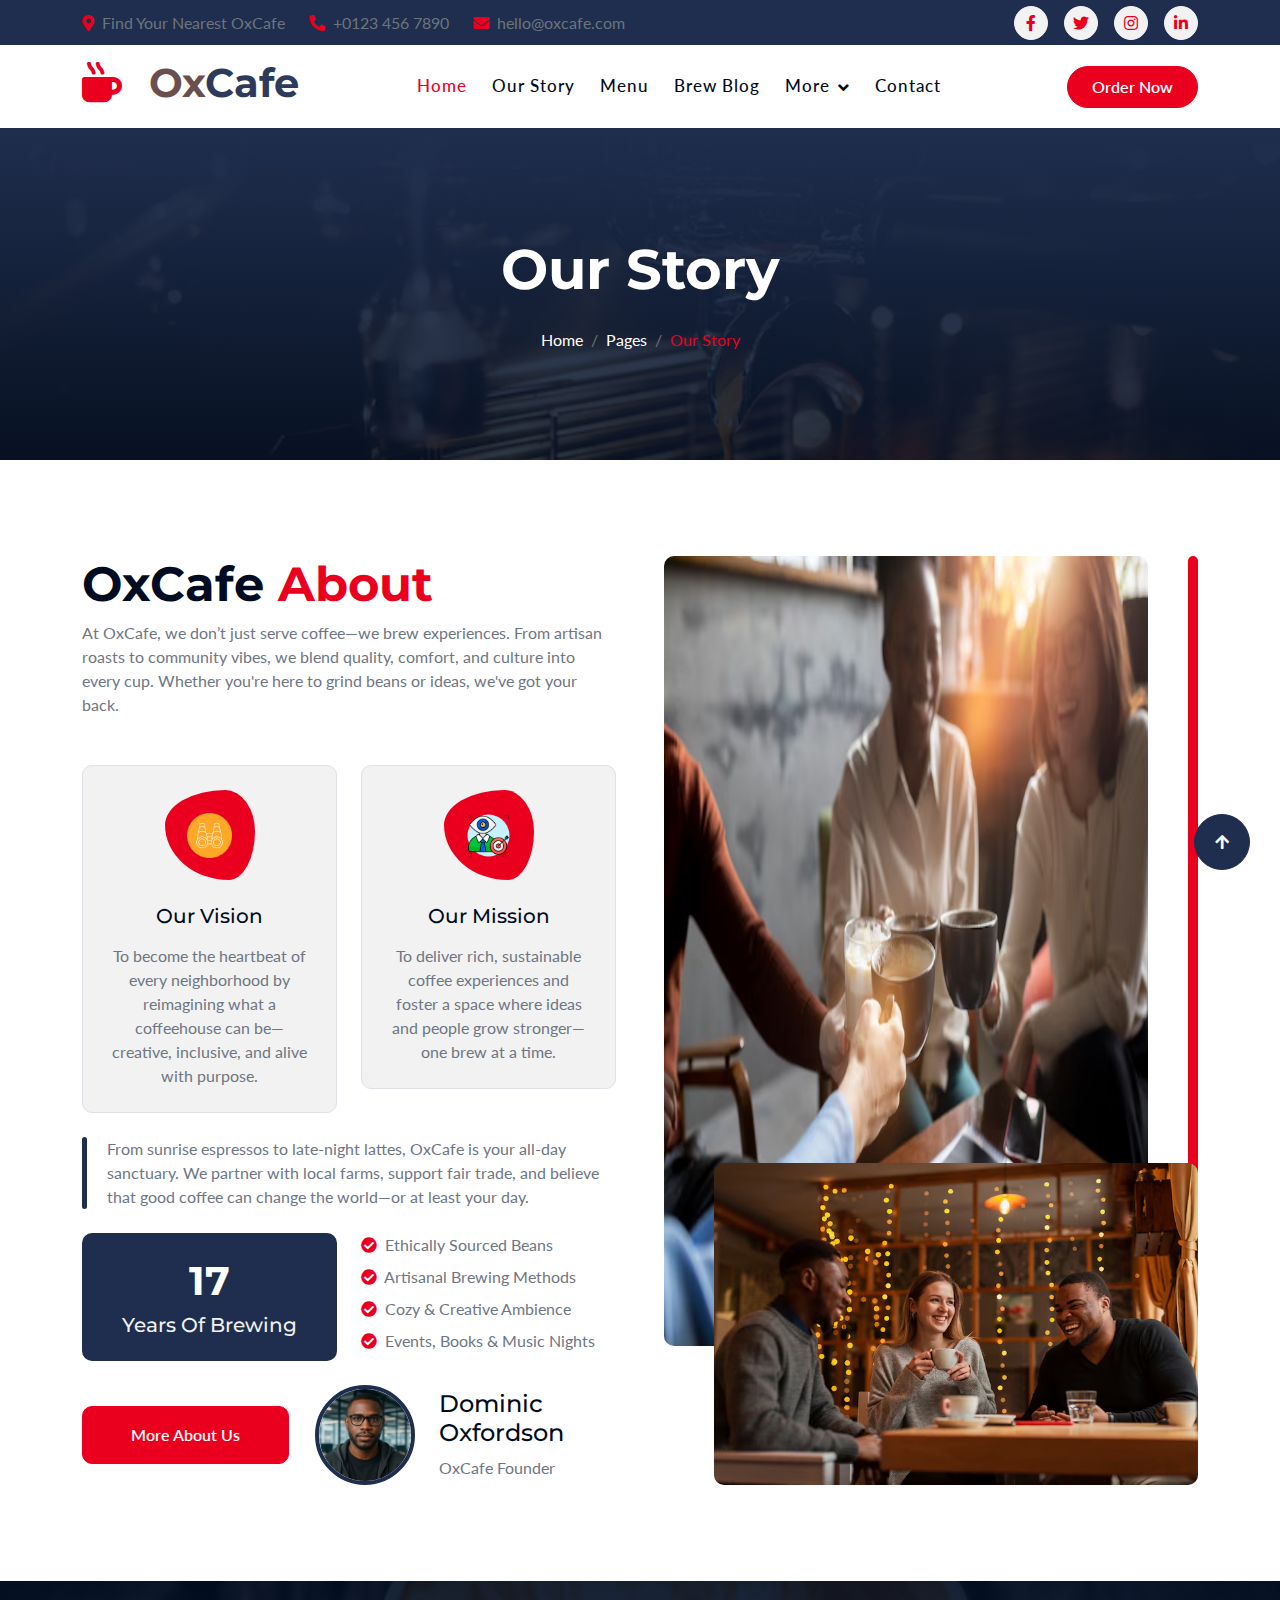
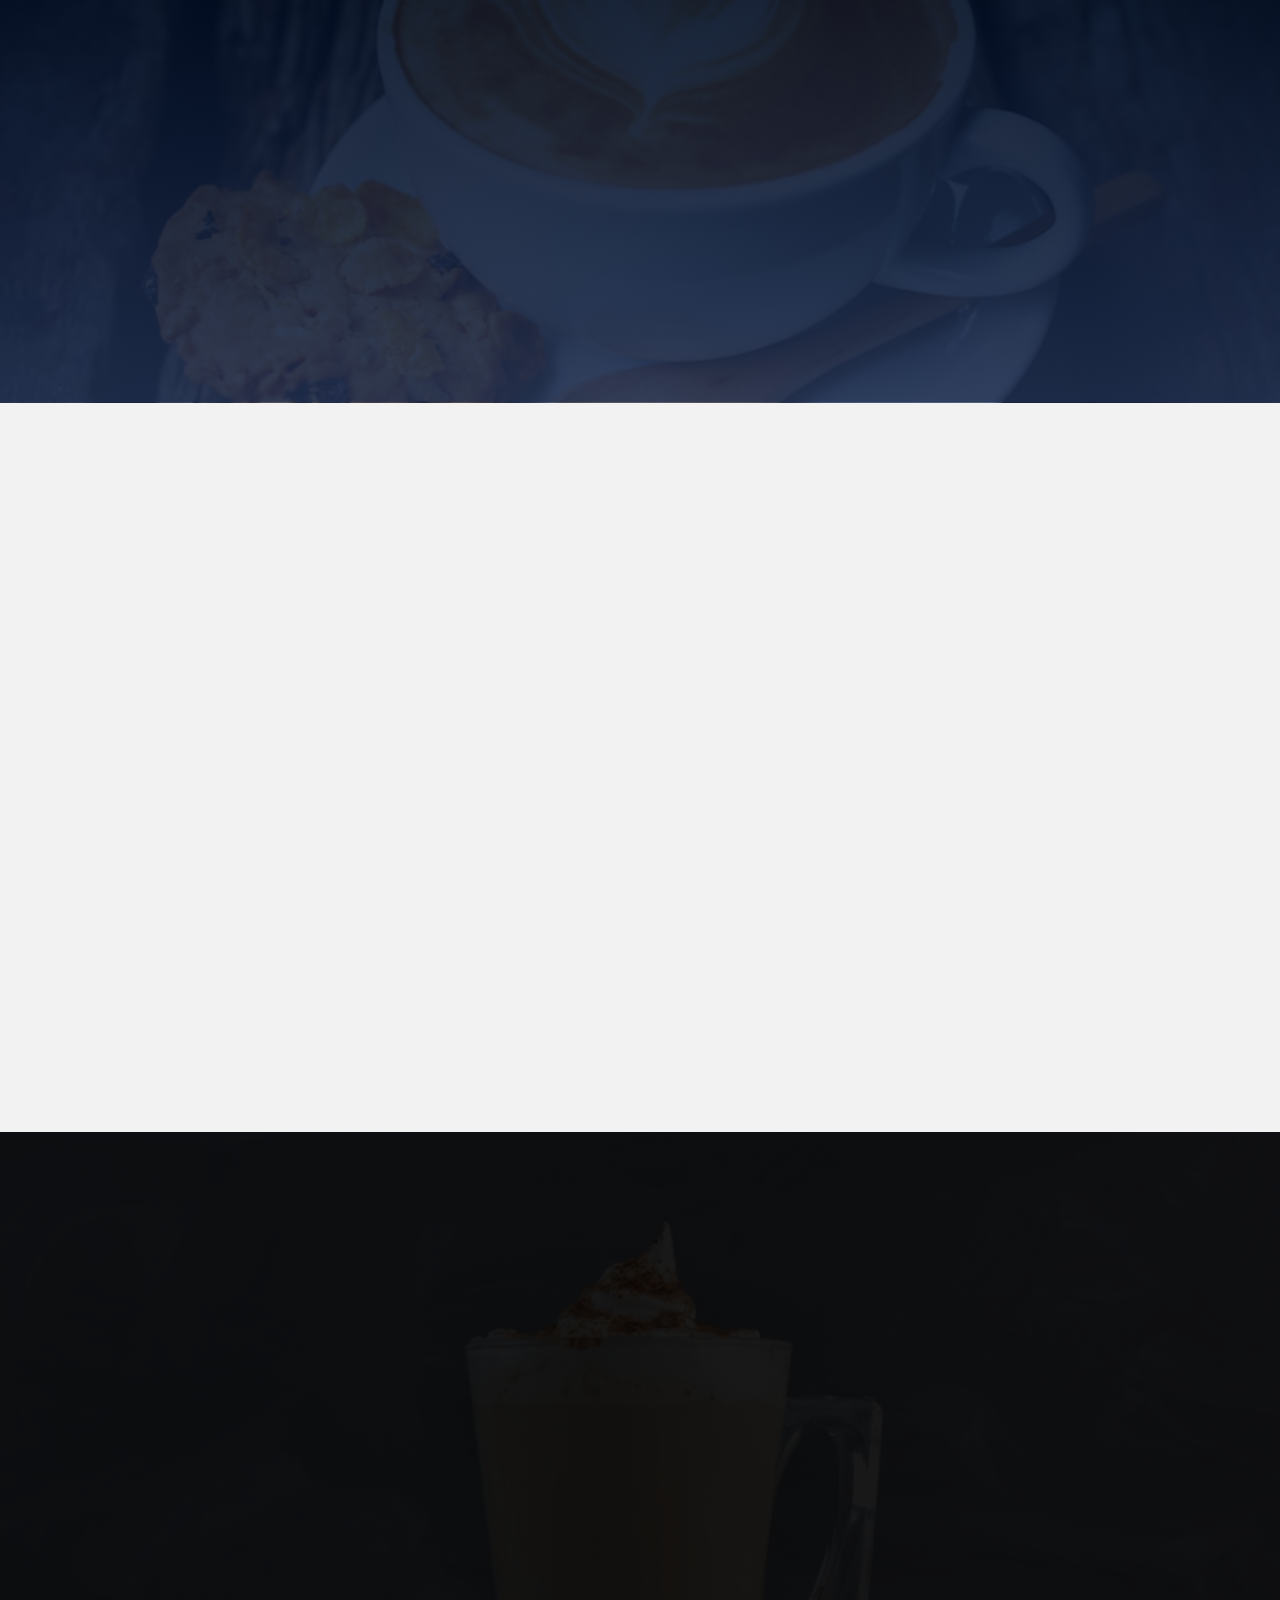
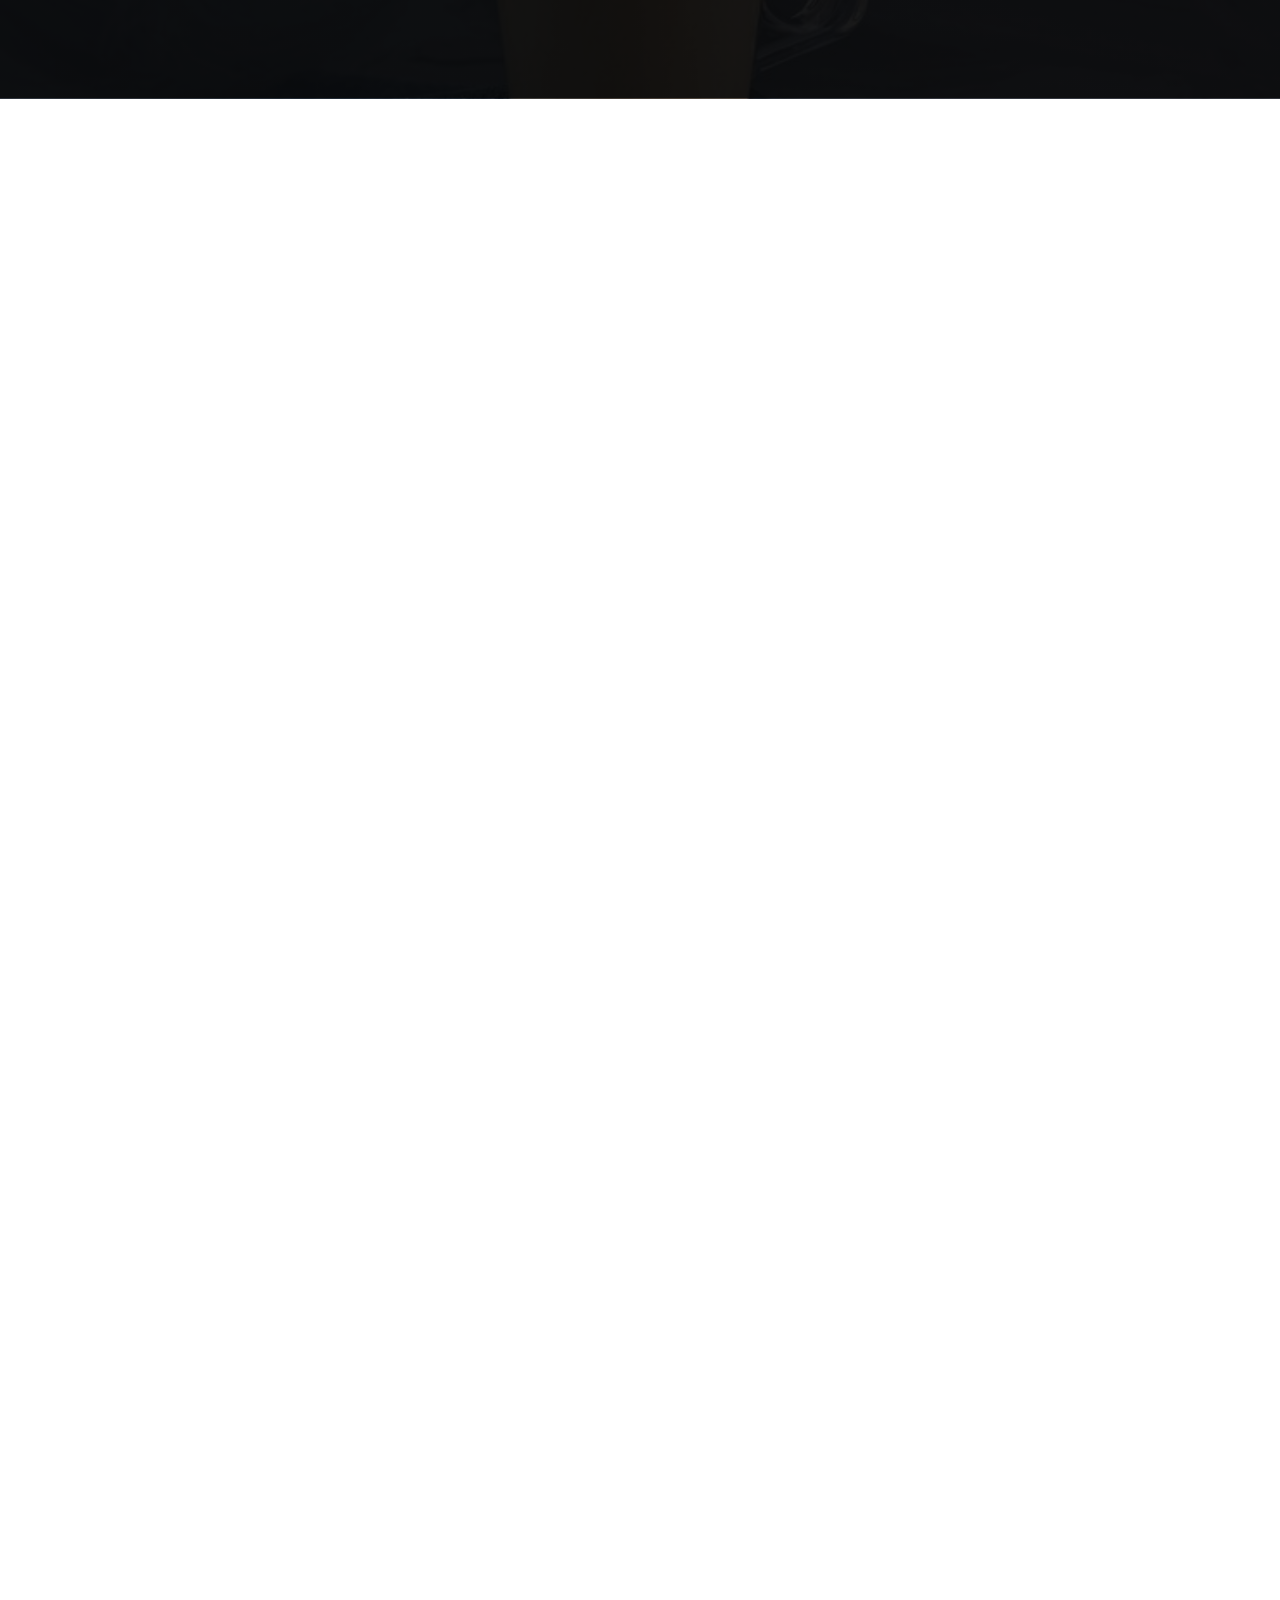
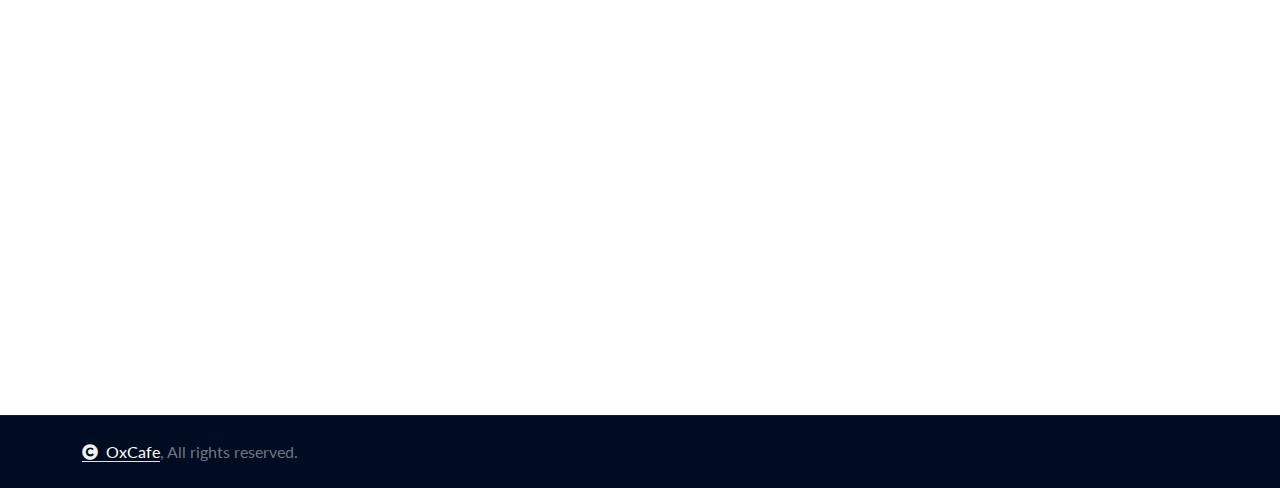
<file: about.html>
<!DOCTYPE html>
<html lang="en">

<head>
    <meta charset="utf-8">
    <title>OxCafe – Coffee and Everything In Between</title>
    <meta name="viewport" content="width=device-width, initial-scale=1.0">
    
    <!-- SEO Meta Tags -->
    <meta name="keywords" content="OxCafe, coffee shop, espresso, pastries, tea, cafe in Lagos, brunch, baked goods, specialty coffee, remote work cafe, cozy cafe">
    <meta name="description" content="OxCafe is your go-to spot for rich coffee, handcrafted drinks, and everything in between. From espresso to light meals, come relax, refuel, and reconnect.">
    <meta name="author" content="OxCafe Team">

    <!-- Open Graph Meta Tags -->
    <meta property="og:title" content="OxCafe – Coffee and Everything In Between">
    <meta property="og:description" content="Visit OxCafe for premium coffee, artisanal treats, and a warm community vibe.">
    <meta property="og:image" content="images/oxcafe-banner.png">
    <meta property="og:url" content="https://www.oxcafe.com">
    <meta property="og:type" content="website">

    <!-- Google Web Fonts -->
    <link rel="preconnect" href="https://fonts.googleapis.com">
    <link rel="preconnect" href="https://fonts.gstatic.com" crossorigin>
    <link href="https://fonts.googleapis.com/css2?family=Lato:ital,wght@0,400;0,700;0,900;1,400;1,700;1,900&family=Montserrat:ital,wght@0,100..900;1,100..900&display=swap" rel="stylesheet"> 

    <!-- Icon Font Stylesheet -->
    <link rel="stylesheet" href="https://use.fontawesome.com/releases/v5.15.4/css/all.css"/>
    <link href="https://cdn.jsdelivr.net/npm/bootstrap-icons@1.4.1/font/bootstrap-icons.css" rel="stylesheet">

    <!-- Libraries Stylesheet -->
    <link href="lib/animate/animate.min.css" rel="stylesheet">
    <link href="lib/owlcarousel/assets/owl.carousel.min.css" rel="stylesheet">

    <!-- Customized Bootstrap Stylesheet -->
    <link href="css/bootstrap.min.css" rel="stylesheet">

    <!-- Template Stylesheet -->
    <link href="css/style.css" rel="stylesheet">

            <!-- Favicon -->
            <link rel="apple-touch-icon" sizes="180x180" href="img/apple-touch-icon.png">
            <link rel="icon" type="image/png" sizes="32x32" href="img/favicon-32x32.png">
            <link rel="icon" type="image/png" sizes="16x16" href="img/favicon-16x16.png">
            <link rel="manifest" href="img/site.webmanifest">
</head>


    <body>

        <!-- Spinner Start -->
        <div id="spinner" class="show bg-white position-fixed translate-middle w-100 vh-100 top-50 start-50 d-flex align-items-center justify-content-center">
            <div class="spinner-border text-primary" style="width: 3rem; height: 3rem;" role="status">
                <span class="sr-only">Loading...</span>
            </div>
        </div>
        <!-- Spinner End -->

        <!-- Topbar Start -->
<div class="container-fluid topbar bg-secondary d-none d-xl-block w-100">
    <div class="container">
        <div class="row gx-0 align-items-center" style="height: 45px;">
            <div class="col-lg-6 text-center text-lg-start mb-lg-0">
                <div class="d-flex flex-wrap">
                    <a href="#" class="text-muted me-4"><i class="fas fa-map-marker-alt text-primary me-2"></i>Find Your Nearest OxCafe</a>
                    <a href="tel:+01234567890" class="text-muted me-4"><i class="fas fa-phone-alt text-primary me-2"></i>+0123 456 7890</a>
                    <a href="mailto:hello@oxcafe.com" class="text-muted me-0"><i class="fas fa-envelope text-primary me-2"></i>hello@oxcafe.com</a>
                </div>
            </div>
            <div class="col-lg-6 text-center text-lg-end">
                <div class="d-flex align-items-center justify-content-end">
                    <a href="#" class="btn btn-light btn-sm-square rounded-circle me-3"><i class="fab fa-facebook-f"></i></a>
                    <a href="#" class="btn btn-light btn-sm-square rounded-circle me-3"><i class="fab fa-twitter"></i></a>
                    <a href="#" class="btn btn-light btn-sm-square rounded-circle me-3"><i class="fab fa-instagram"></i></a>
                    <a href="#" class="btn btn-light btn-sm-square rounded-circle me-0"><i class="fab fa-linkedin-in"></i></a>
                </div>
            </div>
        </div>
    </div>
</div>
<!-- Topbar End -->

<!-- Navbar & Hero Start -->
<div class="container-fluid nav-bar sticky-top px-0 px-lg-4 py-2 py-lg-0">
    <div class="container">
        <nav class="navbar navbar-expand-lg navbar-light">
            <a href="#" class="navbar-brand p-0">
                <h1 class="display-6">
                    <i class="fas fa-mug-hot me-3" style="color: #EA001E;"></i>
                    <span style="color: #6B4F4F;">Ox</span><span style="color: #2E3A59;">Cafe</span>
                </h1>
            </a>
            
            <button class="navbar-toggler" type="button" data-bs-toggle="collapse" data-bs-target="#navbarCollapse">
                <span class="fa fa-bars"></span>
            </button>
            <div class="collapse navbar-collapse" id="navbarCollapse">
                <div class="navbar-nav mx-auto py-0">
                    <a href="index.html" class="nav-item nav-link active">Home</a>
                    <a href="about.html" class="nav-item nav-link">Our Story</a>
                    <a href="service.html" class="nav-item nav-link">Menu</a>
                    <a href="blog.html" class="nav-item nav-link">Brew Blog</a>

                    <div class="nav-item dropdown">
                        <a href="#" class="nav-link dropdown-toggle" data-bs-toggle="dropdown">More</a>
                        <div class="dropdown-menu m-0">
                            <a href="feature.html" class="dropdown-item">Why OxCafe?</a>
                            <a href="team.html" class="dropdown-item">Our Baristas</a>
                            <a href="testimonial.html" class="dropdown-item">Customer Love</a>
                            <a href="404.html" class="dropdown-item">Oops! Not Found</a>
                        </div>
                    </div>
                    <a href="contact.html" class="nav-item nav-link">Contact</a>
                </div>
                <a href="#" class="btn btn-primary rounded-pill py-2 px-4">Order Now</a>
            </div>
        </nav>
    </div>
</div>
<!-- Navbar & Hero End -->



        <!-- Header Start -->
        <div class="container-fluid bg-breadcrumb">
            <div class="container text-center py-5" style="max-width: 900px;">
                <h4 class="text-white display-4 mb-4 wow fadeInDown" data-wow-delay="0.1s">Our Story</h4>
                <ol class="breadcrumb d-flex justify-content-center mb-0 wow fadeInDown" data-wow-delay="0.3s">
                    <li class="breadcrumb-item"><a href="index.html">Home</a></li>
                    <li class="breadcrumb-item"><a href="#">Pages</a></li>
                    <li class="breadcrumb-item active text-primary">Our Story</li>
                </ol>    
            </div>
        </div>
        <!-- Header End -->

        <!-- About Start -->
<div class="container-fluid overflow-hidden about py-5">
    <div class="container py-5">
        <div class="row g-5">
            <div class="col-xl-6 wow fadeInLeft" data-wow-delay="0.2s">
                <div class="about-item">
                    <div class="pb-5">
                        <h1 class="display-5 text-capitalize">OxCafe <span class="text-primary">About</span></h1>
                        <p class="mb-0">At OxCafe, we don’t just serve coffee—we brew experiences. From artisan roasts to community vibes, we blend quality, comfort, and culture into every cup. Whether you're here to grind beans or ideas, we've got your back.</p>
                    </div>
                    <div class="row g-4">
                        <div class="col-lg-6">
                            <div class="about-item-inner border p-4">
                                <div class="about-icon mb-4">
                                    <img src="img/vision.png" class="img-fluid w-50 h-50" alt="Icon">
                                </div>
                                <h5 class="mb-3">Our Vision</h5>
                                <p class="mb-0">To become the heartbeat of every neighborhood by reimagining what a coffeehouse can be—creative, inclusive, and alive with purpose.</p>
                            </div>
                        </div>
                        <div class="col-lg-6">
                            <div class="about-item-inner border p-4">
                                <div class="about-icon mb-4">
                                    <img src="img/mission.png" class="img-fluid h-50 w-50" alt="Icon">
                                </div>
                                <h5 class="mb-3">Our Mission</h5>
                                <p class="mb-0">To deliver rich, sustainable coffee experiences and foster a space where ideas and people grow stronger—one brew at a time.</p>
                            </div>
                        </div>
                    </div>
                    <p class="text-item my-4">From sunrise espressos to late-night lattes, OxCafe is your all-day sanctuary. We partner with local farms, support fair trade, and believe that good coffee can change the world—or at least your day.</p>
                    <div class="row g-4">
                        <div class="col-lg-6">
                            <div class="text-center rounded bg-secondary p-4">
                                <h1 class="display-6 text-white">17</h1>
                                <h5 class="text-light mb-0">Years Of Brewing</h5>
                            </div>
                        </div>
                        <div class="col-lg-6">
                            <div class="rounded">
                                <p class="mb-2"><i class="fa fa-check-circle text-primary me-1"></i> Ethically Sourced Beans</p>
                                <p class="mb-2"><i class="fa fa-check-circle text-primary me-1"></i> Artisanal Brewing Methods</p>
                                <p class="mb-2"><i class="fa fa-check-circle text-primary me-1"></i> Cozy & Creative Ambience</p>
                                <p class="mb-0"><i class="fa fa-check-circle text-primary me-1"></i> Events, Books & Music Nights</p>
                            </div>
                        </div>
                        <div class="col-lg-5 d-flex align-items-center">
                            <a href="about.html" class="btn btn-primary rounded py-3 px-5">More About Us</a>
                        </div>
                        <div class="col-lg-7">
                            <div class="d-flex align-items-center">
                                <img src="img/Na me.jpg" class="img-fluid rounded-circle border border-4 border-secondary" style="width: 100px; height: 100px;" alt="Image">
                                <div class="ms-4">
                                    <h4>Dominic Oxfordson</h4>
                                    <p class="mb-0">OxCafe Founder</p>
                                </div>
                            </div>
                        </div>
                    </div>
                </div>
            </div>
            <div class="col-xl-6 wow fadeInRight" data-wow-delay="0.2s">
                <div class="about-img">
                    <div class="img-1">
                        <img src="img/about img.avif" class="img-fluid rounded h-100 w-100" alt="">
                    </div>
                    <div class="img-2">
                        <img src="img/about.avif" class="img-fluid rounded w-100" alt="">
                    </div>
                </div>
            </div>
        </div>
    </div>
</div>
<!-- About End -->

       <!-- Fact Counter -->
<div class="container-fluid counter bg-secondary py-5">
    <div class="container py-5">
        <div class="row g-5">
            <div class="col-md-6 col-lg-6 col-xl-3 wow fadeInUp" data-wow-delay="0.1s">
                <div class="counter-item text-center">
                    <div class="counter-item-icon mx-auto">
                        <i class="fas fa-thumbs-up fa-2x"></i>
                    </div>
                    <div class="counter-counting my-3">
                        <span class="text-white fs-2 fw-bold" data-toggle="counter-up">829</span>
                        <span class="h1 fw-bold text-white">+</span>
                    </div>
                    <h4 class="text-white mb-0">Happy Guests</h4>
                </div>
            </div>
            <div class="col-md-6 col-lg-6 col-xl-3 wow fadeInUp" data-wow-delay="0.3s">
                <div class="counter-item text-center">
                    <div class="counter-item-icon mx-auto">
                        <i class="fas fa-coffee fa-2x"></i>
                    </div>
                    <div class="counter-counting my-3">
                        <span class="text-white fs-2 fw-bold" data-toggle="counter-up">12,000</span>
                        <span class="h1 fw-bold text-white">+</span>
                    </div>
                    <h4 class="text-white mb-0">Cups Served Monthly</h4>
                </div>
            </div>
            <div class="col-md-6 col-lg-6 col-xl-3 wow fadeInUp" data-wow-delay="0.5s">
                <div class="counter-item text-center">
                    <div class="counter-item-icon mx-auto">
                        <i class="fas fa-mug-hot fa-2x"></i>
                    </div>
                    <div class="counter-counting my-3">
                        <span class="text-white fs-2 fw-bold" data-toggle="counter-up">37</span>
                        <span class="h1 fw-bold text-white">+</span>
                    </div>
                    <h4 class="text-white mb-0">Signature Blends</h4>
                </div>
            </div>
            <div class="col-md-6 col-lg-6 col-xl-3 wow fadeInUp" data-wow-delay="0.7s">
                <div class="counter-item text-center">
                    <div class="counter-item-icon mx-auto">
                        <i class="fas fa-users fa-2x"></i>
                    </div>
                    <div class="counter-counting my-3">
                        <span class="text-white fs-2 fw-bold" data-toggle="counter-up">15</span>
                        <span class="h1 fw-bold text-white">+</span>
                    </div>
                    <h4 class="text-white mb-0">Community Events/Month</h4>
                </div>
            </div>
        </div>
    </div>
</div>
<!-- Fact Counter -->

                <!-- Features Start -->
<div class="container-fluid feature py-5">
    <div class="container py-5">
        <div class="text-center mx-auto pb-5 wow fadeInUp" data-wow-delay="0.1s" style="max-width: 800px;">
            <h1 class="display-5 text-capitalize mb-3">OxCafe <span class="text-primary">Features</span></h1>
            <p class="mb-0">At OxCafe, we don’t just serve coffee—we serve community, creativity, and comfort. Whether you're craving a creamy latte, a workspace with vibe, or a corner to escape into a book, we have something for every soul. Here's what makes us more than just a coffee shop.</p>
        </div>
        <div class="row g-4 align-items-center">
            <div class="col-xl-4">
                <div class="row gy-4 gx-0">
                    <div class="col-12 wow fadeInUp" data-wow-delay="0.1s">
                        <div class="feature-item">
                            <div class="feature-icon">
                                <span class="fa fa-trophy fa-2x"></span>
                            </div>
                            <div class="ms-4">
                                <h5 class="mb-3">Award-Winning Brews</h5>
                                <p class="mb-0">Our beans are sourced from ethical farms and roasted to perfection. The flavor? Bold, smooth, and unforgettable—exactly how coffee should be.</p>
                            </div>
                        </div>
                    </div>
                    <div class="col-12 wow fadeInUp" data-wow-delay="0.3s">
                        <div class="feature-item">
                            <div class="feature-icon">
                                <span class="fa fa-road fa-2x"></span>
                            </div>
                            <div class="ms-4">
                                <h5 class="mb-3">Anytime Comfort, 24/7</h5>
                                <p class="mb-0">From early birds to night owls, we're open round the clock so you can enjoy a hot cup, a cool vibe, or a deep convo—anytime you need it.</p>
                            </div>
                        </div>
                    </div>
                </div>
            </div>
            <div class="col-lg-12 col-xl-4 wow fadeInUp" data-wow-delay="0.2s">
                <img src="img/cafe.avif" class="img-fluid w-100" style="object-fit: cover;" alt="OxCafe Features">
            </div>
            <div class="col-xl-4">
                <div class="row gy-4 gx-0">
                    <div class="col-12 wow fadeInUp" data-wow-delay="0.1s">
                        <div class="feature-item justify-content-end">
                            <div class="text-end me-4">
                                <h5 class="mb-3">Affordable Indulgence</h5>
                                <p class="mb-0">Great taste shouldn’t break the bank. We offer artisan coffee, gourmet pastries, and more—all at prices that make sense.</p>
                            </div>
                            <div class="feature-icon">
                                <span class="fa fa-tag fa-2x"></span>
                            </div>
                        </div>
                    </div>
                    <div class="col-12 wow fadeInUp" data-wow-delay="0.3s">
                        <div class="feature-item justify-content-end">
                            <div class="text-end me-4">
                                <h5 class="mb-3">Community Vibes</h5>
                                <p class="mb-0">Need a pick-up or a chill zone? We offer free pickup for pre-orders and host creative community hangouts, from open mics to art nights.</p>
                            </div>
                            <div class="feature-icon">
                                <span class="fa fa-map-pin fa-2x"></span>
                            </div>
                        </div>
                    </div>
                </div>
            </div>
        </div>
    </div>
</div>
<!-- Features End -->

        <!-- Order Process -->
        <div class="container-fluid steps py-5">
            <div class="container py-5">
                <div class="text-center mx-auto pb-5 wow fadeInUp" data-wow-delay="0.1s" style="max-width: 800px;">
                    <h1 class="display-5 text-capitalize text-white mb-3">OxCafe <span class="text-primary">Experience</span></h1>
                    <p class="mb-0 text-white">
                        At OxCafe, we serve more than just coffee. Whether you're dropping by for a quick espresso, a hearty brunch, or an intimate catch-up, our process is designed to make every visit unforgettable. Here's how we serve joy in every cup.
                    </p>
                </div>
                <div class="row g-4">
                    <div class="col-lg-4 wow fadeInUp" data-wow-delay="0.1s">
                        <div class="steps-item p-4 mb-4">
                            <h4>Walk Through Our Doors</h4>
                            <p class="mb-0">Step into a cozy, inviting atmosphere where the scent of fresh brews welcomes you in.</p>
                            <div class="setps-number">01.</div>
                        </div>
                    </div>
                    <div class="col-lg-4 wow fadeInUp" data-wow-delay="0.3s">
                        <div class="steps-item p-4 mb-4">
                            <h4>Pick Your Perfect Brew</h4>
                            <p class="mb-0">Choose from a wide range of handcrafted coffees, teas, pastries, and delightful snacks.</p>
                            <div class="setps-number">02.</div>
                        </div>
                    </div>
                    <div class="col-lg-4 wow fadeInUp" data-wow-delay="0.5s">
                        <div class="steps-item p-4 mb-4">
                            <h4>Savor the Moment</h4>
                            <p class="mb-0">Whether you're working, reading, or just relaxing — enjoy every sip, every bite, every second.</p>
                            <div class="setps-number">03.</div>
                        </div>
                    </div>
                </div>
            </div>
        </div>
        <!-- Order Process End -->

        <!-- Team Start -->
<div class="container-fluid team pb-5">
    <div class="container pb-5">
        <div class="text-center mx-auto pb-5 wow fadeInUp" data-wow-delay="0.1s" style="max-width: 800px;">
            <h1 class="display-5 text-capitalize mb-3">Meet Our <span class="text-primary">Baristas & Staff</span></h1>
            <p class="mb-0">At OxCafe, our team is passionate about delivering the perfect brew, delicious bites, and exceptional service. Whether you're grabbing your morning espresso or staying for brunch, you're in good hands.</p>
        </div>
        <div class="row g-4">
            <div class="col-md-6 col-lg-6 col-xl-3 wow fadeInUp" data-wow-delay="0.1s">
                <div class="team-item p-4 pt-0">
                    <div class="team-img">
                        <img src="img/Na me.jpg" class="img-fluid rounded w-100" alt="Image">
                    </div>
                    <div class="team-content pt-4">
                        <h4>Dominic Oxfordson</h4>
                        <p>Lead Barista</p>
                        <div class="team-icon d-flex justify-content-center">
                            <a class="btn btn-square btn-light rounded-circle mx-1" href="#"><i class="fab fa-facebook-f"></i></a>
                            <a class="btn btn-square btn-light rounded-circle mx-1" href="#"><i class="fab fa-twitter"></i></a>
                            <a class="btn btn-square btn-light rounded-circle mx-1" href="#"><i class="fab fa-instagram"></i></a>
                            <a class="btn btn-square btn-light rounded-circle mx-1" href="#"><i class="fab fa-linkedin-in"></i></a>
                        </div>
                    </div>
                </div>
            </div>
            <div class="col-md-6 col-lg-6 col-xl-3 wow fadeInUp" data-wow-delay="0.3s">
                <div class="team-item p-4 pt-0">
                    <div class="team-img">
                        <img src="img/roaster.avif" class="img-fluid rounded w-100" alt="Image">
                    </div>
                    <div class="team-content pt-4">
                        <h4>Subomi Grinder</h4>
                        <p>Coffee Roaster</p>
                        <div class="team-icon d-flex justify-content-center">
                            <a class="btn btn-square btn-light rounded-circle mx-1" href="#"><i class="fab fa-facebook-f"></i></a>
                            <a class="btn btn-square btn-light rounded-circle mx-1" href="#"><i class="fab fa-twitter"></i></a>
                            <a class="btn btn-square btn-light rounded-circle mx-1" href="#"><i class="fab fa-instagram"></i></a>
                            <a class="btn btn-square btn-light rounded-circle mx-1" href="#"><i class="fab fa-linkedin-in"></i></a>
                        </div>
                    </div>
                </div>
            </div>
            <div class="col-md-6 col-lg-6 col-xl-3 wow fadeInUp" data-wow-delay="0.5s">
                <div class="team-item p-4 pt-0">
                    <div class="team-img">
                        <img src="img/pastry.jpg" class="img-fluid rounded w-100" alt="Image">
                    </div>
                    <div class="team-content pt-4">
                        <h4>Yemisi Latte</h4>
                        <p>Pastry Chef</p>
                        <div class="team-icon d-flex justify-content-center">
                            <a class="btn btn-square btn-light rounded-circle mx-1" href="#"><i class="fab fa-facebook-f"></i></a>
                            <a class="btn btn-square btn-light rounded-circle mx-1" href="#"><i class="fab fa-twitter"></i></a>
                            <a class="btn btn-square btn-light rounded-circle mx-1" href="#"><i class="fab fa-instagram"></i></a>
                            <a class="btn btn-square btn-light rounded-circle mx-1" href="#"><i class="fab fa-linkedin-in"></i></a>
                        </div>
                    </div>
                </div>
            </div>
            <div class="col-md-6 col-lg-6 col-xl-3 wow fadeInUp" data-wow-delay="0.7s">
                <div class="team-item p-4 pt-0">
                    <div class="team-img">
                        <img src="img/cex.avif" class="img-fluid rounded w-100" alt="Image">
                    </div>
                    <div class="team-content pt-4">
                        <h4>Tofunmi Mocha</h4>
                        <p>Customer Experience</p>
                        <div class="team-icon d-flex justify-content-center">
                            <a class="btn btn-square btn-light rounded-circle mx-1" href="#"><i class="fab fa-facebook-f"></i></a>
                            <a class="btn btn-square btn-light rounded-circle mx-1" href="#"><i class="fab fa-twitter"></i></a>
                            <a class="btn btn-square btn-light rounded-circle mx-1" href="#"><i class="fab fa-instagram"></i></a>
                            <a class="btn btn-square btn-light rounded-circle mx-1" href="#"><i class="fab fa-linkedin-in"></i></a>
                        </div>
                    </div>
                </div>
            </div>
        </div>
    </div>
</div>
<!-- Team End -->


        <!-- Banner Start -->
<div class="container-fluid banner pb-5 wow zoomInDown" data-wow-delay="0.1s">
    <div class="container pb-5">
        <div class="banner-item rounded">
            <img src="img/banner.avif" class="img-fluid rounded w-100" alt="">
            <div class="banner-content">
                <h2 class="text-primary">Welcome to OxCafe</h2>
                <h1 class="text-white">Your Cozy Spot for Coffee & More</h1>
                <p class="text-white">Craving something special? We’re just a message away.</p>
                <div class="banner-btn">
                    <a href="#" class="btn btn-secondary rounded-pill py-3 px-4 px-md-5 me-2">WhatsApp</a>
                    <a href="#" class="btn btn-primary rounded-pill py-3 px-4 px-md-5 ms-2">Contact Us</a>
                </div>
            </div>
        </div>
    </div>
</div>
<!-- Banner End -->

        <!-- Footer Start -->
<div class="container-fluid footer py-5 wow fadeIn" data-wow-delay="0.2s">
    <div class="container py-5">
        <div class="row g-5">
            <div class="col-md-6 col-lg-6 col-xl-3">
                <div class="footer-item d-flex flex-column">
                    <div class="footer-item">
                        <h4 class="text-white mb-4">About Us</h4>
                        <p class="mb-3">OxCafe is more than just a coffee shop — it’s a cozy space where flavor meets community. From rich espresso to brunch bites and coworking vibes, we serve coffee and everything in between.</p>
                    </div>
                    <div class="position-relative">
                        <input class="form-control rounded-pill w-100 py-3 ps-4 pe-5" type="text" placeholder="Enter your email">
                        <button type="button" class="btn btn-secondary rounded-pill position-absolute top-0 end-0 py-2 mt-2 me-2">Subscribe</button>
                    </div>
                </div>
            </div>
            <div class="col-md-6 col-lg-6 col-xl-3">
                <div class="footer-item d-flex flex-column">
                    <h4 class="text-white mb-4">Quick Links</h4>
                    <a href="#"><i class="fas fa-angle-right me-2"></i> Our Story</a>
                    <a href="#"><i class="fas fa-angle-right me-2"></i> Menu</a>
                    <a href="#"><i class="fas fa-angle-right me-2"></i> Events</a>
                    <a href="#"><i class="fas fa-angle-right me-2"></i> Team</a>
                    <a href="#"><i class="fas fa-angle-right me-2"></i> Contact Us</a>
                    <a href="#"><i class="fas fa-angle-right me-2"></i> Terms & Conditions</a>
                </div>
            </div>
            <div class="col-md-6 col-lg-6 col-xl-3">
                <div class="footer-item d-flex flex-column">
                    <h4 class="text-white mb-4">Business Hours</h4>
                    <div class="mb-3">
                        <h6 class="text-muted mb-0">Mon - Friday:</h6>
                        <p class="text-white mb-0">07.00 am to 08.00 pm</p>
                    </div>
                    <div class="mb-3">
                        <h6 class="text-muted mb-0">Saturday:</h6>
                        <p class="text-white mb-0">08.00 am to 06.00 pm</p>
                    </div>
                    <div class="mb-3">
                        <h6 class="text-muted mb-0">Sunday:</h6>
                        <p class="text-white mb-0">Closed – Catch us on Monday!</p>
                    </div>
                </div>
            </div>
            <div class="col-md-6 col-lg-6 col-xl-3">
                <div class="footer-item d-flex flex-column">
                    <h4 class="text-white mb-4">Contact Info</h4>
                    <a href="#"><i class="fa fa-map-marker-alt me-2"></i> 42 Brew Street, Lagos, Nigeria</a>
                    <a href="mailto:hello@oxcafe.com"><i class="fas fa-envelope me-2"></i> hello@oxcafe.com</a>
                    <a href="tel:+2348000000000"><i class="fas fa-phone me-2"></i> +234 800 000 0000</a>
                    <a href="tel:+2348000000000" class="mb-3"><i class="fas fa-print me-2"></i> +234 800 000 0000</a>
                    <div class="d-flex">
                        <a class="btn btn-secondary btn-md-square rounded-circle me-3" href="#"><i class="fab fa-facebook-f text-white"></i></a>
                        <a class="btn btn-secondary btn-md-square rounded-circle me-3" href="#"><i class="fab fa-twitter text-white"></i></a>
                        <a class="btn btn-secondary btn-md-square rounded-circle me-3" href="#"><i class="fab fa-instagram text-white"></i></a>
                        <a class="btn btn-secondary btn-md-square rounded-circle me-0" href="#"><i class="fab fa-linkedin-in text-white"></i></a>
                    </div>
                </div>
            </div>
        </div>
    </div>
</div>
<!-- Footer End -->

<!-- Copyright Start -->
<div class="container-fluid copyright py-4">
    <div class="container">
        <div class="row g-4 align-items-center">
            <div class="col-md-6 text-center text-md-start mb-md-0">
                <span class="text-body"><a href="#" class="border-bottom text-white"><i class="fas fa-copyright text-light me-2"></i>OxCafe</a>, All rights reserved.</span>
            </div>
        </div>
    </div>
</div>
<!-- Copyright End -->

        <!-- Back to Top -->
        <a href="#" class="btn btn-secondary btn-lg-square rounded-circle back-to-top"><i class="fa fa-arrow-up"></i></a>   

        
    <!-- JavaScript Libraries -->
    <script src="https://ajax.googleapis.com/ajax/libs/jquery/3.6.4/jquery.min.js"></script>
    <script src="https://cdn.jsdelivr.net/npm/bootstrap@5.0.0/dist/js/bootstrap.bundle.min.js"></script>
    <script src="lib/wow/wow.min.js"></script>
    <script src="lib/easing/easing.min.js"></script>
    <script src="lib/waypoints/waypoints.min.js"></script>
    <script src="lib/counterup/counterup.min.js"></script>
    <script src="lib/owlcarousel/owl.carousel.min.js"></script>
    

    <!-- Template Javascript -->
    <script src="js/main.js"></script>
    </body>

</html>
</file>
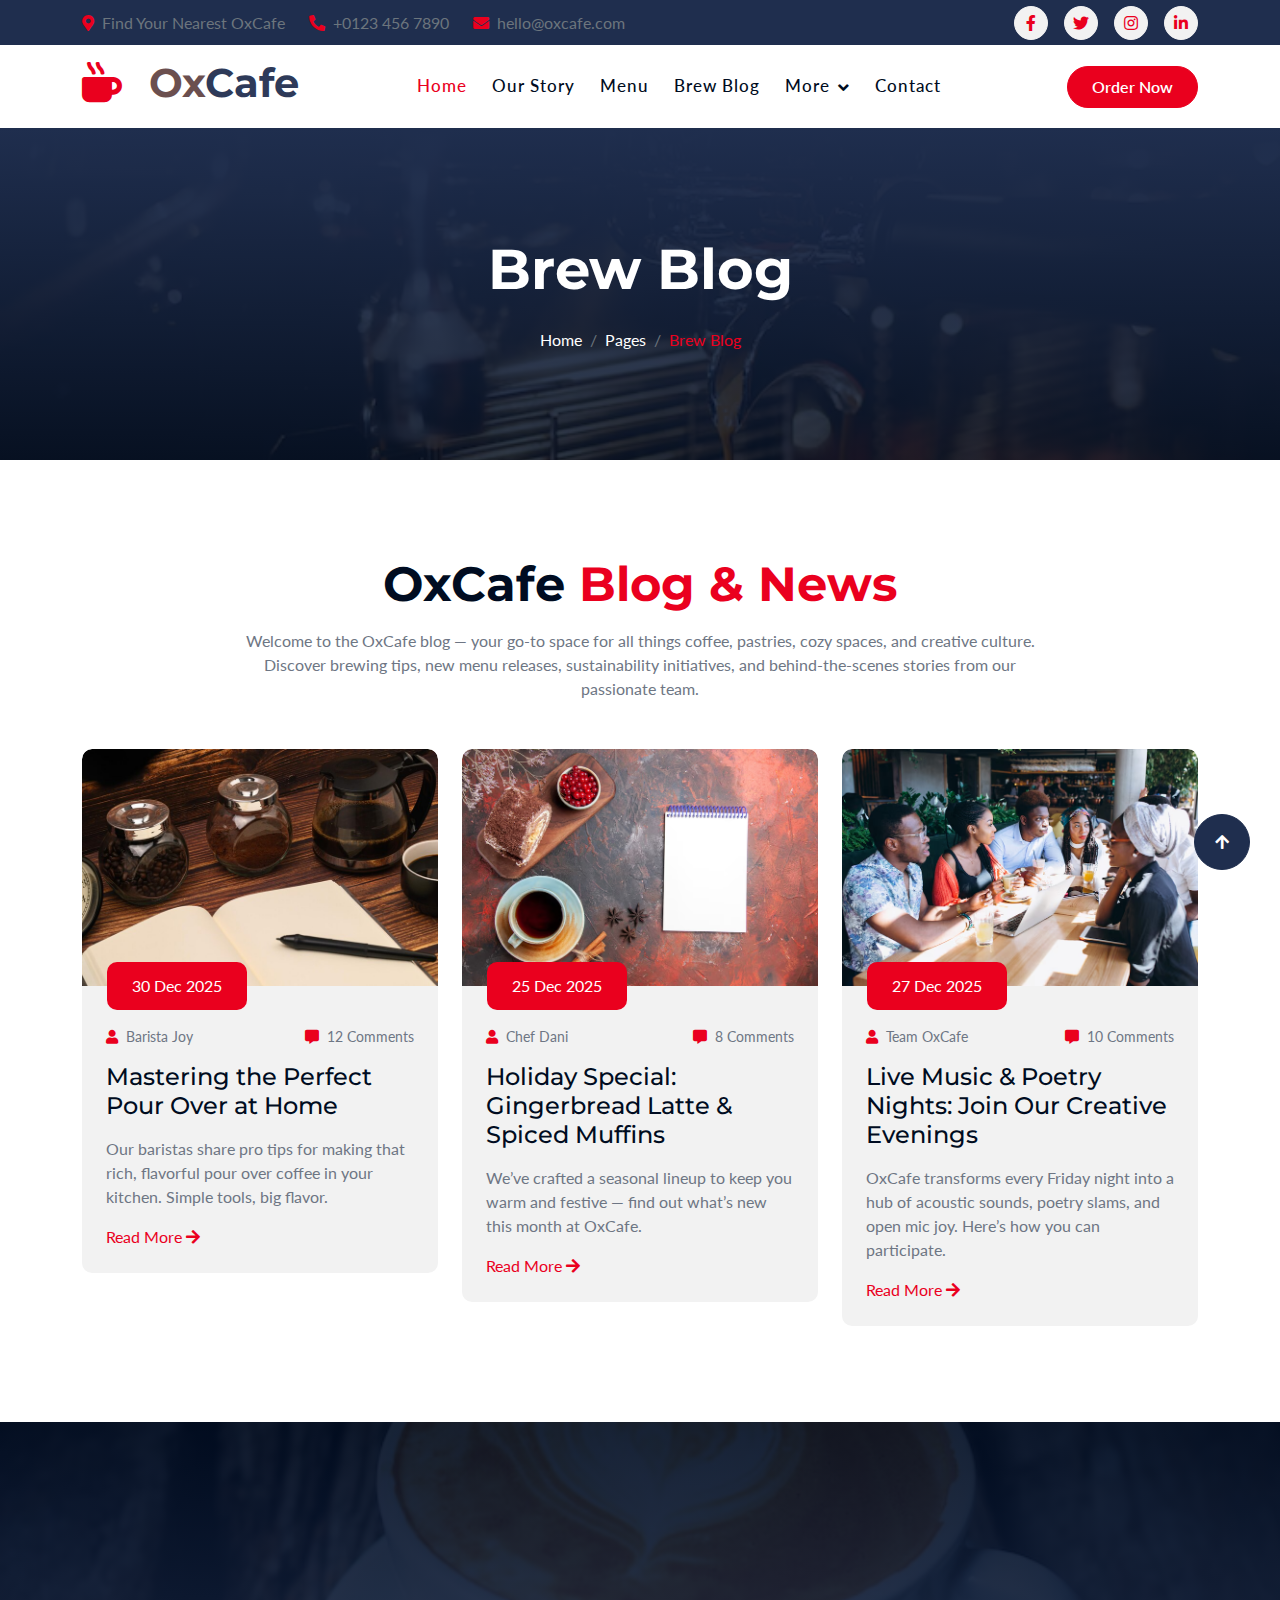
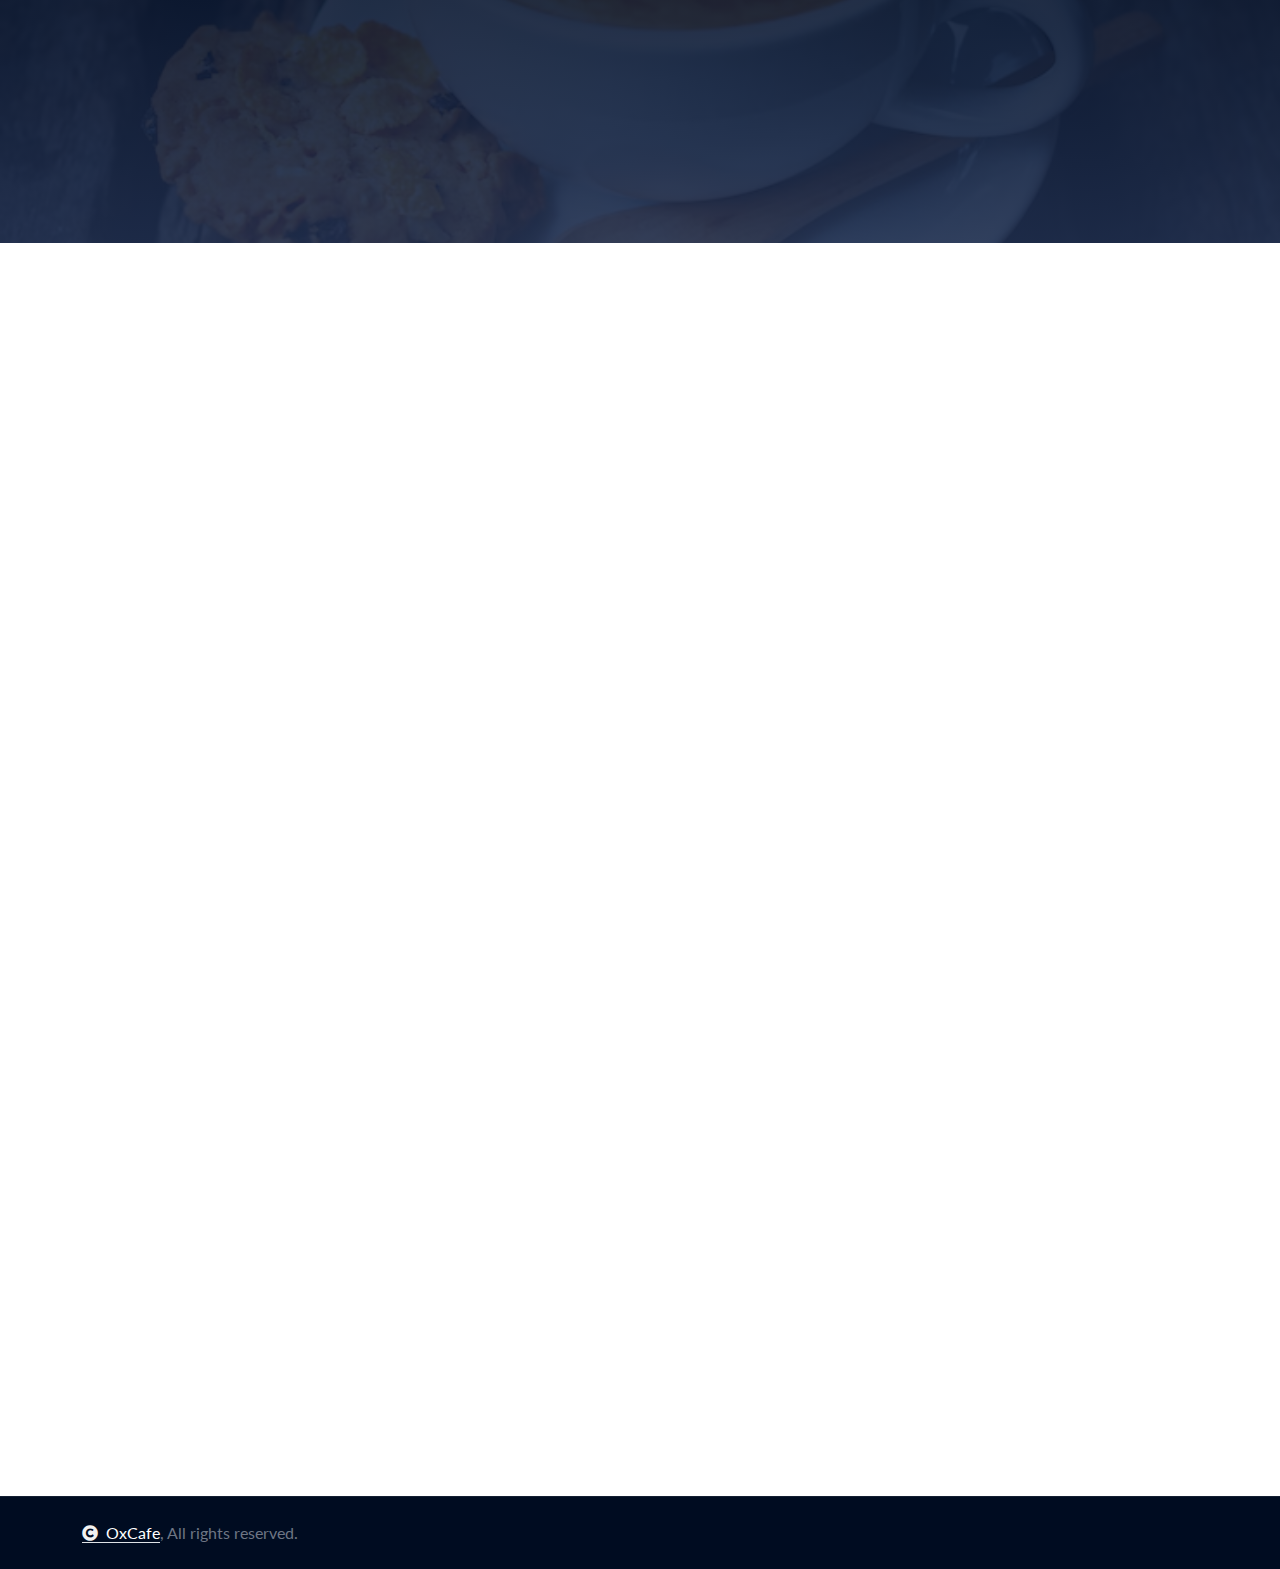
<file: blog.html>
<!DOCTYPE html>
<html lang="en">

<head>
    <meta charset="utf-8">
    <title>OxCafe – Coffee and Everything In Between</title>
    <meta name="viewport" content="width=device-width, initial-scale=1.0">
    
    <!-- SEO Meta Tags -->
    <meta name="keywords" content="OxCafe, coffee shop, espresso, pastries, tea, cafe in Lagos, brunch, baked goods, specialty coffee, remote work cafe, cozy cafe">
    <meta name="description" content="OxCafe is your go-to spot for rich coffee, handcrafted drinks, and everything in between. From espresso to light meals, come relax, refuel, and reconnect.">
    <meta name="author" content="OxCafe Team">

    <!-- Open Graph Meta Tags -->
    <meta property="og:title" content="OxCafe – Coffee and Everything In Between">
    <meta property="og:description" content="Visit OxCafe for premium coffee, artisanal treats, and a warm community vibe.">
    <meta property="og:image" content="images/oxcafe-banner.png">
    <meta property="og:url" content="https://www.oxcafe.com">
    <meta property="og:type" content="website">

    <!-- Google Web Fonts -->
    <link rel="preconnect" href="https://fonts.googleapis.com">
    <link rel="preconnect" href="https://fonts.gstatic.com" crossorigin>
    <link href="https://fonts.googleapis.com/css2?family=Lato:ital,wght@0,400;0,700;0,900;1,400;1,700;1,900&family=Montserrat:ital,wght@0,100..900;1,100..900&display=swap" rel="stylesheet"> 

    <!-- Icon Font Stylesheet -->
    <link rel="stylesheet" href="https://use.fontawesome.com/releases/v5.15.4/css/all.css"/>
    <link href="https://cdn.jsdelivr.net/npm/bootstrap-icons@1.4.1/font/bootstrap-icons.css" rel="stylesheet">

    <!-- Libraries Stylesheet -->
    <link href="lib/animate/animate.min.css" rel="stylesheet">
    <link href="lib/owlcarousel/assets/owl.carousel.min.css" rel="stylesheet">

    <!-- Customized Bootstrap Stylesheet -->
    <link href="css/bootstrap.min.css" rel="stylesheet">

    <!-- Template Stylesheet -->
    <link href="css/style.css" rel="stylesheet">

            <!-- Favicon -->
            <link rel="apple-touch-icon" sizes="180x180" href="img/apple-touch-icon.png">
            <link rel="icon" type="image/png" sizes="32x32" href="img/favicon-32x32.png">
            <link rel="icon" type="image/png" sizes="16x16" href="img/favicon-16x16.png">
            <link rel="manifest" href="img/site.webmanifest">
</head>


    <body>

        <!-- Spinner Start -->
        <div id="spinner" class="show bg-white position-fixed translate-middle w-100 vh-100 top-50 start-50 d-flex align-items-center justify-content-center">
            <div class="spinner-border text-primary" style="width: 3rem; height: 3rem;" role="status">
                <span class="sr-only">Loading...</span>
            </div>
        </div>
        <!-- Spinner End -->

        <!-- Topbar Start -->
<div class="container-fluid topbar bg-secondary d-none d-xl-block w-100">
    <div class="container">
        <div class="row gx-0 align-items-center" style="height: 45px;">
            <div class="col-lg-6 text-center text-lg-start mb-lg-0">
                <div class="d-flex flex-wrap">
                    <a href="#" class="text-muted me-4"><i class="fas fa-map-marker-alt text-primary me-2"></i>Find Your Nearest OxCafe</a>
                    <a href="tel:+01234567890" class="text-muted me-4"><i class="fas fa-phone-alt text-primary me-2"></i>+0123 456 7890</a>
                    <a href="mailto:hello@oxcafe.com" class="text-muted me-0"><i class="fas fa-envelope text-primary me-2"></i>hello@oxcafe.com</a>
                </div>
            </div>
            <div class="col-lg-6 text-center text-lg-end">
                <div class="d-flex align-items-center justify-content-end">
                    <a href="#" class="btn btn-light btn-sm-square rounded-circle me-3"><i class="fab fa-facebook-f"></i></a>
                    <a href="#" class="btn btn-light btn-sm-square rounded-circle me-3"><i class="fab fa-twitter"></i></a>
                    <a href="#" class="btn btn-light btn-sm-square rounded-circle me-3"><i class="fab fa-instagram"></i></a>
                    <a href="#" class="btn btn-light btn-sm-square rounded-circle me-0"><i class="fab fa-linkedin-in"></i></a>
                </div>
            </div>
        </div>
    </div>
</div>
<!-- Topbar End -->

<!-- Navbar & Hero Start -->
<div class="container-fluid nav-bar sticky-top px-0 px-lg-4 py-2 py-lg-0">
    <div class="container">
        <nav class="navbar navbar-expand-lg navbar-light">
            <a href="#" class="navbar-brand p-0">
                <h1 class="display-6">
                    <i class="fas fa-mug-hot me-3" style="color: #EA001E;"></i>
                    <span style="color: #6B4F4F;">Ox</span><span style="color: #2E3A59;">Cafe</span>
                </h1>
            </a>
            
            <button class="navbar-toggler" type="button" data-bs-toggle="collapse" data-bs-target="#navbarCollapse">
                <span class="fa fa-bars"></span>
            </button>
            <div class="collapse navbar-collapse" id="navbarCollapse">
                <div class="navbar-nav mx-auto py-0">
                    <a href="index.html" class="nav-item nav-link active">Home</a>
                    <a href="about.html" class="nav-item nav-link">Our Story</a>
                    <a href="service.html" class="nav-item nav-link">Menu</a>
                    <a href="blog.html" class="nav-item nav-link">Brew Blog</a>

                    <div class="nav-item dropdown">
                        <a href="#" class="nav-link dropdown-toggle" data-bs-toggle="dropdown">More</a>
                        <div class="dropdown-menu m-0">
                            <a href="feature.html" class="dropdown-item">Why OxCafe?</a>
                            <a href="team.html" class="dropdown-item">Our Baristas</a>
                            <a href="testimonial.html" class="dropdown-item">Customer Love</a>
                            <a href="404.html" class="dropdown-item">Oops! Not Found</a>
                        </div>
                    </div>
                    <a href="contact.html" class="nav-item nav-link">Contact</a>
                </div>
                <a href="#" class="btn btn-primary rounded-pill py-2 px-4">Order Now</a>
            </div>
        </nav>
    </div>
</div>
<!-- Navbar & Hero End -->



        <!-- Header Start -->
        <div class="container-fluid bg-breadcrumb">
            <div class="container text-center py-5" style="max-width: 900px;">
                <h4 class="text-white display-4 mb-4 wow fadeInDown" data-wow-delay="0.1s">Brew Blog</h4>
                <ol class="breadcrumb d-flex justify-content-center mb-0 wow fadeInDown" data-wow-delay="0.3s">
                    <li class="breadcrumb-item"><a href="index.html">Home</a></li>
                    <li class="breadcrumb-item"><a href="#">Pages</a></li>
                    <li class="breadcrumb-item active text-primary">Brew Blog</li>
                </ol>    
            </div>
        </div>
        <!-- Header End -->

        
<!-- Blog Start -->
<div class="container-fluid blog py-5">
    <div class="container py-5">
        <div class="text-center mx-auto pb-5 wow fadeInUp" data-wow-delay="0.1s" style="max-width: 800px;">
            <h1 class="display-5 text-capitalize mb-3">OxCafe<span class="text-primary"> Blog & News</span></h1>
            <p class="mb-0">
                Welcome to the OxCafe blog — your go-to space for all things coffee, pastries, cozy spaces, and creative culture. Discover brewing tips, new menu releases, sustainability initiatives, and behind-the-scenes stories from our passionate team.
            </p>
        </div>
        <div class="row g-4">
            <div class="col-lg-4 wow fadeInUp" data-wow-delay="0.1s">
                <div class="blog-item">
                    <div class="blog-img">
                        <img src="img/brew.jpg" class="img-fluid rounded-top w-100" alt="Brew guide">
                    </div>
                    <div class="blog-content rounded-bottom p-4">
                        <div class="blog-date">30 Dec 2025</div>
                        <div class="blog-comment my-3">
                            <div class="small"><span class="fa fa-user text-primary"></span><span class="ms-2">Barista Joy</span></div>
                            <div class="small"><span class="fa fa-comment-alt text-primary"></span><span class="ms-2">12 Comments</span></div>
                        </div>
                        <a href="#" class="h4 d-block mb-3">Mastering the Perfect Pour Over at Home</a>
                        <p class="mb-3">Our baristas share pro tips for making that rich, flavorful pour over coffee in your kitchen. Simple tools, big flavor.</p>
                        <a href="#" class="">Read More  <i class="fa fa-arrow-right"></i></a>
                    </div>
                </div>
            </div>
            <div class="col-lg-4 wow fadeInUp" data-wow-delay="0.3s">
                <div class="blog-item">
                    <div class="blog-img">
                        <img src="img/sea.avif" class="img-fluid rounded-top w-100" alt="Seasonal menu">
                    </div>
                    <div class="blog-content rounded-bottom p-4">
                        <div class="blog-date">25 Dec 2025</div>
                        <div class="blog-comment my-3">
                            <div class="small"><span class="fa fa-user text-primary"></span><span class="ms-2">Chef Dani</span></div>
                            <div class="small"><span class="fa fa-comment-alt text-primary"></span><span class="ms-2">8 Comments</span></div>
                        </div>
                        <a href="#" class="h4 d-block mb-3">Holiday Special: Gingerbread Latte & Spiced Muffins</a>
                        <p class="mb-3">We’ve crafted a seasonal lineup to keep you warm and festive — find out what’s new this month at OxCafe.</p>
                        <a href="#" class="">Read More  <i class="fa fa-arrow-right"></i></a>
                    </div>
                </div>
            </div>
            <div class="col-lg-4 wow fadeInUp" data-wow-delay="0.5s">
                <div class="blog-item">
                    <div class="blog-img">
                        <img src="img/event.avif" class="img-fluid rounded-top w-100" alt="Cafe event">
                    </div>
                    <div class="blog-content rounded-bottom p-4">
                        <div class="blog-date">27 Dec 2025</div>
                        <div class="blog-comment my-3">
                            <div class="small"><span class="fa fa-user text-primary"></span><span class="ms-2">Team OxCafe</span></div>
                            <div class="small"><span class="fa fa-comment-alt text-primary"></span><span class="ms-2">10 Comments</span></div>
                        </div>
                        <a href="#" class="h4 d-block mb-3">Live Music & Poetry Nights: Join Our Creative Evenings</a>
                        <p class="mb-3">OxCafe transforms every Friday night into a hub of acoustic sounds, poetry slams, and open mic joy. Here’s how you can participate.</p>
                        <a href="#" class="">Read More  <i class="fa fa-arrow-right"></i></a>
                    </div>
                </div>
            </div>
        </div>
    </div>
</div>
<!-- Blog End -->


        <!-- Fact Counter -->
<div class="container-fluid counter bg-secondary py-5">
    <div class="container py-5">
        <div class="row g-5">
            <div class="col-md-6 col-lg-6 col-xl-3 wow fadeInUp" data-wow-delay="0.1s">
                <div class="counter-item text-center">
                    <div class="counter-item-icon mx-auto">
                        <i class="fas fa-thumbs-up fa-2x"></i>
                    </div>
                    <div class="counter-counting my-3">
                        <span class="text-white fs-2 fw-bold" data-toggle="counter-up">829</span>
                        <span class="h1 fw-bold text-white">+</span>
                    </div>
                    <h4 class="text-white mb-0">Happy Guests</h4>
                </div>
            </div>
            <div class="col-md-6 col-lg-6 col-xl-3 wow fadeInUp" data-wow-delay="0.3s">
                <div class="counter-item text-center">
                    <div class="counter-item-icon mx-auto">
                        <i class="fas fa-coffee fa-2x"></i>
                    </div>
                    <div class="counter-counting my-3">
                        <span class="text-white fs-2 fw-bold" data-toggle="counter-up">12K</span>
                        <span class="h1 fw-bold text-white">+</span>
                    </div>
                    <h4 class="text-white mb-0">Cups Served Monthly</h4>
                </div>
            </div>
            <div class="col-md-6 col-lg-6 col-xl-3 wow fadeInUp" data-wow-delay="0.5s">
                <div class="counter-item text-center">
                    <div class="counter-item-icon mx-auto">
                        <i class="fas fa-mug-hot fa-2x"></i>
                    </div>
                    <div class="counter-counting my-3">
                        <span class="text-white fs-2 fw-bold" data-toggle="counter-up">37</span>
                        <span class="h1 fw-bold text-white">+</span>
                    </div>
                    <h4 class="text-white mb-0">Signature Blends</h4>
                </div>
            </div>
            <div class="col-md-6 col-lg-6 col-xl-3 wow fadeInUp" data-wow-delay="0.7s">
                <div class="counter-item text-center">
                    <div class="counter-item-icon mx-auto">
                        <i class="fas fa-users fa-2x"></i>
                    </div>
                    <div class="counter-counting my-3">
                        <span class="text-white fs-2 fw-bold" data-toggle="counter-up">15</span>
                        <span class="h1 fw-bold text-white">+</span>
                    </div>
                    <h4 class="text-white mb-0">Community Events/Month</h4>
                </div>
            </div>
        </div>
    </div>
</div>
<!-- Fact Counter -->

        <!-- Banner Start -->
<div class="container-fluid banner pb-5 wow zoomInDown" data-wow-delay="0.1s">
    <div class="container pb-5">
        <div class="banner-item rounded">
            <img src="img/banner.avif" class="img-fluid rounded w-100" alt="">
            <div class="banner-content">
                <h2 class="text-primary">Welcome to OxCafe</h2>
                <h1 class="text-white">Your Cozy Spot for Coffee & More</h1>
                <p class="text-white">Craving something special? We’re just a message away.</p>
                <div class="banner-btn">
                    <a href="#" class="btn btn-secondary rounded-pill py-3 px-4 px-md-5 me-2">WhatsApp</a>
                    <a href="#" class="btn btn-primary rounded-pill py-3 px-4 px-md-5 ms-2">Contact Us</a>
                </div>
            </div>
        </div>
    </div>
</div>
<!-- Banner End -->
 
        <!-- Footer Start -->
<div class="container-fluid footer py-5 wow fadeIn" data-wow-delay="0.2s">
    <div class="container py-5">
        <div class="row g-5">
            <div class="col-md-6 col-lg-6 col-xl-3">
                <div class="footer-item d-flex flex-column">
                    <div class="footer-item">
                        <h4 class="text-white mb-4">About Us</h4>
                        <p class="mb-3">OxCafe is more than just a coffee shop — it’s a cozy space where flavor meets community. From rich espresso to brunch bites and coworking vibes, we serve coffee and everything in between.</p>
                    </div>
                    <div class="position-relative">
                        <input class="form-control rounded-pill w-100 py-3 ps-4 pe-5" type="text" placeholder="Enter your email">
                        <button type="button" class="btn btn-secondary rounded-pill position-absolute top-0 end-0 py-2 mt-2 me-2">Subscribe</button>
                    </div>
                </div>
            </div>
            <div class="col-md-6 col-lg-6 col-xl-3">
                <div class="footer-item d-flex flex-column">
                    <h4 class="text-white mb-4">Quick Links</h4>
                    <a href="#"><i class="fas fa-angle-right me-2"></i> Our Story</a>
                    <a href="#"><i class="fas fa-angle-right me-2"></i> Menu</a>
                    <a href="#"><i class="fas fa-angle-right me-2"></i> Events</a>
                    <a href="#"><i class="fas fa-angle-right me-2"></i> Team</a>
                    <a href="#"><i class="fas fa-angle-right me-2"></i> Contact Us</a>
                    <a href="#"><i class="fas fa-angle-right me-2"></i> Terms & Conditions</a>
                </div>
            </div>
            <div class="col-md-6 col-lg-6 col-xl-3">
                <div class="footer-item d-flex flex-column">
                    <h4 class="text-white mb-4">Business Hours</h4>
                    <div class="mb-3">
                        <h6 class="text-muted mb-0">Mon - Friday:</h6>
                        <p class="text-white mb-0">07.00 am to 08.00 pm</p>
                    </div>
                    <div class="mb-3">
                        <h6 class="text-muted mb-0">Saturday:</h6>
                        <p class="text-white mb-0">08.00 am to 06.00 pm</p>
                    </div>
                    <div class="mb-3">
                        <h6 class="text-muted mb-0">Sunday:</h6>
                        <p class="text-white mb-0">Closed – Catch us on Monday!</p>
                    </div>
                </div>
            </div>
            <div class="col-md-6 col-lg-6 col-xl-3">
                <div class="footer-item d-flex flex-column">
                    <h4 class="text-white mb-4">Contact Info</h4>
                    <a href="#"><i class="fa fa-map-marker-alt me-2"></i> 42 Brew Street, Lagos, Nigeria</a>
                    <a href="mailto:hello@oxcafe.com"><i class="fas fa-envelope me-2"></i> hello@oxcafe.com</a>
                    <a href="tel:+2348000000000"><i class="fas fa-phone me-2"></i> +234 800 000 0000</a>
                    <a href="tel:+2348000000000" class="mb-3"><i class="fas fa-print me-2"></i> +234 800 000 0000</a>
                    <div class="d-flex">
                        <a class="btn btn-secondary btn-md-square rounded-circle me-3" href="#"><i class="fab fa-facebook-f text-white"></i></a>
                        <a class="btn btn-secondary btn-md-square rounded-circle me-3" href="#"><i class="fab fa-twitter text-white"></i></a>
                        <a class="btn btn-secondary btn-md-square rounded-circle me-3" href="#"><i class="fab fa-instagram text-white"></i></a>
                        <a class="btn btn-secondary btn-md-square rounded-circle me-0" href="#"><i class="fab fa-linkedin-in text-white"></i></a>
                    </div>
                </div>
            </div>
        </div>
    </div>
</div>
<!-- Footer End -->

<!-- Copyright Start -->
<div class="container-fluid copyright py-4">
    <div class="container">
        <div class="row g-4 align-items-center">
            <div class="col-md-6 text-center text-md-start mb-md-0">
                <span class="text-body"><a href="#" class="border-bottom text-white"><i class="fas fa-copyright text-light me-2"></i>OxCafe</a>, All rights reserved.</span>
            </div>
        </div>
    </div>
</div>
<!-- Copyright End -->

        <!-- Back to Top -->
        <a href="#" class="btn btn-secondary btn-lg-square rounded-circle back-to-top"><i class="fa fa-arrow-up"></i></a>   

        
    <!-- JavaScript Libraries -->
    <script src="https://ajax.googleapis.com/ajax/libs/jquery/3.6.4/jquery.min.js"></script>
    <script src="https://cdn.jsdelivr.net/npm/bootstrap@5.0.0/dist/js/bootstrap.bundle.min.js"></script>
    <script src="lib/wow/wow.min.js"></script>
    <script src="lib/easing/easing.min.js"></script>
    <script src="lib/waypoints/waypoints.min.js"></script>
    <script src="lib/counterup/counterup.min.js"></script>
    <script src="lib/owlcarousel/owl.carousel.min.js"></script>
    

    <!-- Template Javascript -->
    <script src="js/main.js"></script>
    </body>

</html>
</file>
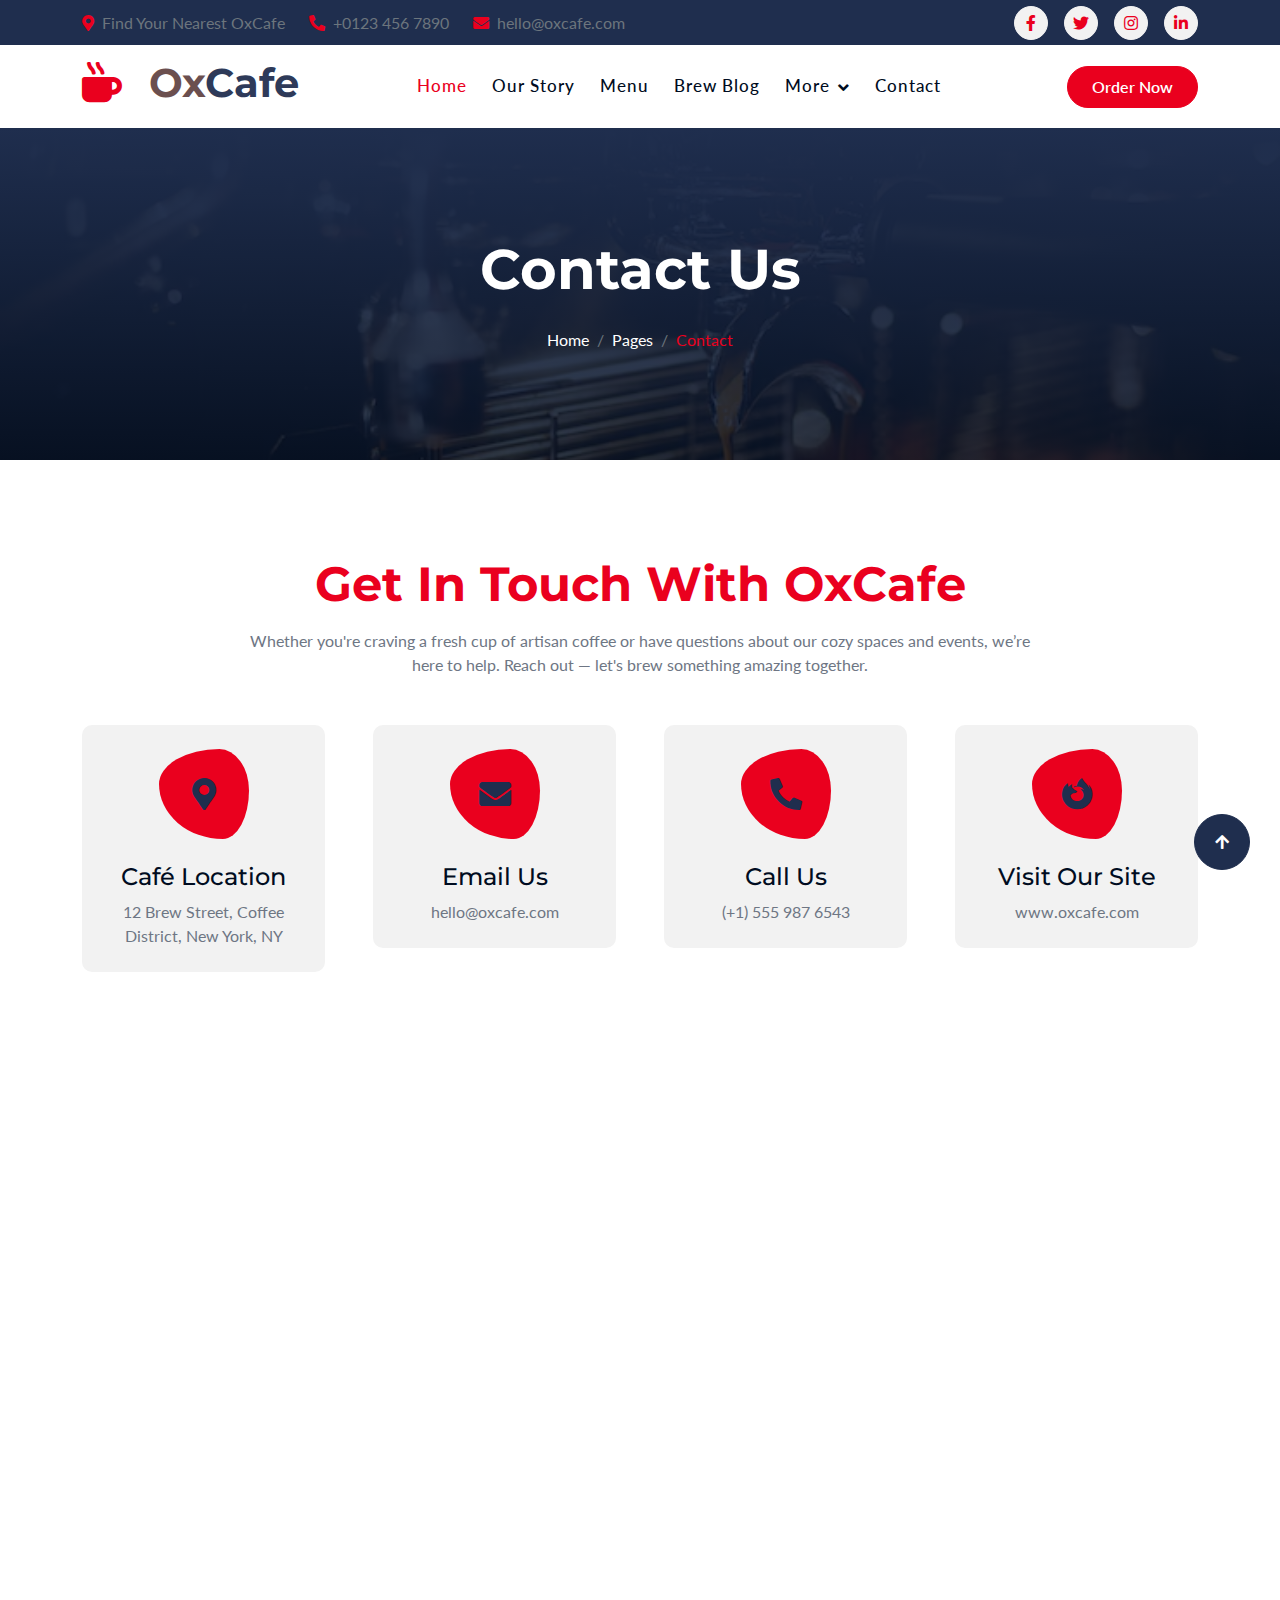
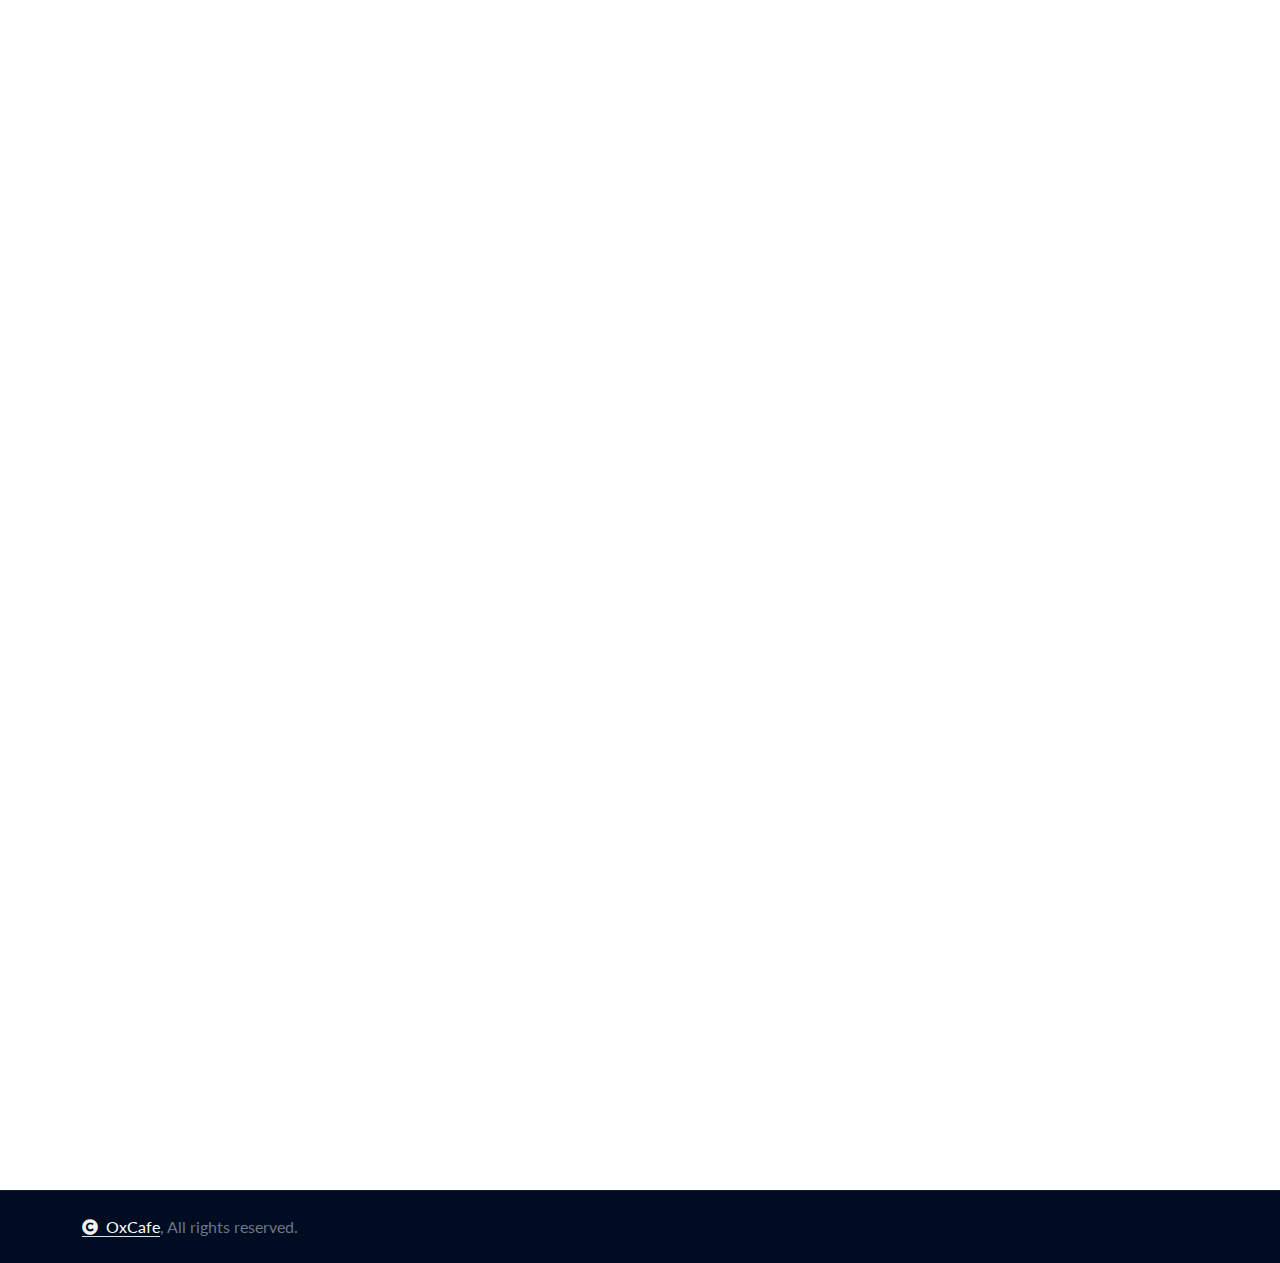
<file: contact.html>
<!DOCTYPE html>
<html lang="en">

<head>
    <meta charset="utf-8">
    <title>OxCafe – Coffee and Everything In Between</title>
    <meta name="viewport" content="width=device-width, initial-scale=1.0">
    
    <!-- SEO Meta Tags -->
    <meta name="keywords" content="OxCafe, coffee shop, espresso, pastries, tea, cafe in Lagos, brunch, baked goods, specialty coffee, remote work cafe, cozy cafe">
    <meta name="description" content="OxCafe is your go-to spot for rich coffee, handcrafted drinks, and everything in between. From espresso to light meals, come relax, refuel, and reconnect.">
    <meta name="author" content="OxCafe Team">

    <!-- Open Graph Meta Tags -->
    <meta property="og:title" content="OxCafe – Coffee and Everything In Between">
    <meta property="og:description" content="Visit OxCafe for premium coffee, artisanal treats, and a warm community vibe.">
    <meta property="og:image" content="images/oxcafe-banner.png">
    <meta property="og:url" content="https://www.oxcafe.com">
    <meta property="og:type" content="website">

    <!-- Google Web Fonts -->
    <link rel="preconnect" href="https://fonts.googleapis.com">
    <link rel="preconnect" href="https://fonts.gstatic.com" crossorigin>
    <link href="https://fonts.googleapis.com/css2?family=Lato:ital,wght@0,400;0,700;0,900;1,400;1,700;1,900&family=Montserrat:ital,wght@0,100..900;1,100..900&display=swap" rel="stylesheet"> 

    <!-- Icon Font Stylesheet -->
    <link rel="stylesheet" href="https://use.fontawesome.com/releases/v5.15.4/css/all.css"/>
    <link href="https://cdn.jsdelivr.net/npm/bootstrap-icons@1.4.1/font/bootstrap-icons.css" rel="stylesheet">

    <!-- Libraries Stylesheet -->
    <link href="lib/animate/animate.min.css" rel="stylesheet">
    <link href="lib/owlcarousel/assets/owl.carousel.min.css" rel="stylesheet">

    <!-- Customized Bootstrap Stylesheet -->
    <link href="css/bootstrap.min.css" rel="stylesheet">

    <!-- Template Stylesheet -->
    <link href="css/style.css" rel="stylesheet">

            <!-- Favicon -->
            <link rel="apple-touch-icon" sizes="180x180" href="img/apple-touch-icon.png">
            <link rel="icon" type="image/png" sizes="32x32" href="img/favicon-32x32.png">
            <link rel="icon" type="image/png" sizes="16x16" href="img/favicon-16x16.png">
            <link rel="manifest" href="img/site.webmanifest">
</head>


    <body>

        <!-- Spinner Start -->
        <div id="spinner" class="show bg-white position-fixed translate-middle w-100 vh-100 top-50 start-50 d-flex align-items-center justify-content-center">
            <div class="spinner-border text-primary" style="width: 3rem; height: 3rem;" role="status">
                <span class="sr-only">Loading...</span>
            </div>
        </div>
        <!-- Spinner End -->

        <!-- Topbar Start -->
<div class="container-fluid topbar bg-secondary d-none d-xl-block w-100">
    <div class="container">
        <div class="row gx-0 align-items-center" style="height: 45px;">
            <div class="col-lg-6 text-center text-lg-start mb-lg-0">
                <div class="d-flex flex-wrap">
                    <a href="#" class="text-muted me-4"><i class="fas fa-map-marker-alt text-primary me-2"></i>Find Your Nearest OxCafe</a>
                    <a href="tel:+01234567890" class="text-muted me-4"><i class="fas fa-phone-alt text-primary me-2"></i>+0123 456 7890</a>
                    <a href="mailto:hello@oxcafe.com" class="text-muted me-0"><i class="fas fa-envelope text-primary me-2"></i>hello@oxcafe.com</a>
                </div>
            </div>
            <div class="col-lg-6 text-center text-lg-end">
                <div class="d-flex align-items-center justify-content-end">
                    <a href="#" class="btn btn-light btn-sm-square rounded-circle me-3"><i class="fab fa-facebook-f"></i></a>
                    <a href="#" class="btn btn-light btn-sm-square rounded-circle me-3"><i class="fab fa-twitter"></i></a>
                    <a href="#" class="btn btn-light btn-sm-square rounded-circle me-3"><i class="fab fa-instagram"></i></a>
                    <a href="#" class="btn btn-light btn-sm-square rounded-circle me-0"><i class="fab fa-linkedin-in"></i></a>
                </div>
            </div>
        </div>
    </div>
</div>
<!-- Topbar End -->

<!-- Navbar & Hero Start -->
<div class="container-fluid nav-bar sticky-top px-0 px-lg-4 py-2 py-lg-0">
    <div class="container">
        <nav class="navbar navbar-expand-lg navbar-light">
            <a href="#" class="navbar-brand p-0">
                <h1 class="display-6">
                    <i class="fas fa-mug-hot me-3" style="color: #EA001E;"></i>
                    <span style="color: #6B4F4F;">Ox</span><span style="color: #2E3A59;">Cafe</span>
                </h1>
            </a>
            
            <button class="navbar-toggler" type="button" data-bs-toggle="collapse" data-bs-target="#navbarCollapse">
                <span class="fa fa-bars"></span>
            </button>
            <div class="collapse navbar-collapse" id="navbarCollapse">
                <div class="navbar-nav mx-auto py-0">
                    <a href="index.html" class="nav-item nav-link active">Home</a>
                    <a href="about.html" class="nav-item nav-link">Our Story</a>
                    <a href="service.html" class="nav-item nav-link">Menu</a>
                    <a href="blog.html" class="nav-item nav-link">Brew Blog</a>

                    <div class="nav-item dropdown">
                        <a href="#" class="nav-link dropdown-toggle" data-bs-toggle="dropdown">More</a>
                        <div class="dropdown-menu m-0">
                            <a href="feature.html" class="dropdown-item">Why OxCafe?</a>
                            <a href="team.html" class="dropdown-item">Our Baristas</a>
                            <a href="testimonial.html" class="dropdown-item">Customer Love</a>
                            <a href="404.html" class="dropdown-item">Oops! Not Found</a>
                        </div>
                    </div>
                    <a href="contact.html" class="nav-item nav-link">Contact</a>
                </div>
                <a href="#" class="btn btn-primary rounded-pill py-2 px-4">Order Now</a>
            </div>
        </nav>
    </div>
</div>
<!-- Navbar & Hero End -->



        <!-- Header Start -->
        <div class="container-fluid bg-breadcrumb">
            <div class="container text-center py-5" style="max-width: 900px;">
                <h4 class="text-white display-4 mb-4 wow fadeInDown" data-wow-delay="0.1s">Contact Us</h4>
                <ol class="breadcrumb d-flex justify-content-center mb-0 wow fadeInDown" data-wow-delay="0.3s">
                    <li class="breadcrumb-item"><a href="index.html">Home</a></li>
                    <li class="breadcrumb-item"><a href="#">Pages</a></li>
                    <li class="breadcrumb-item active text-primary">Contact</li>
                </ol>    
            </div>
        </div>
        <!-- Header End -->

        <!-- Contact Start -->
<div class="container-fluid contact py-5">
    <div class="container py-5">
        <div class="text-center mx-auto pb-5 wow fadeInUp" data-wow-delay="0.1s" style="max-width: 800px;">
            <h1 class="display-5 text-capitalize text-primary mb-3">Get in Touch with OxCafe</h1>
            <p class="mb-0">Whether you're craving a fresh cup of artisan coffee or have questions about our cozy spaces and events, we’re here to help. Reach out — let's brew something amazing together.</p>
        </div>
        <div class="row g-5">
            <div class="col-12 wow fadeInUp" data-wow-delay="0.1s">
                <div class="row g-5">
                    <div class="col-md-6 col-lg-6 col-xl-3">
                        <div class="contact-add-item p-4">
                            <div class="contact-icon mb-4">
                                <i class="fas fa-map-marker-alt fa-2x"></i>
                            </div>
                            <div>
                                <h4>Café Location</h4>
                                <p class="mb-0">12 Brew Street, Coffee District, New York, NY</p>
                            </div>
                        </div>
                    </div>
                    <div class="col-md-6 col-lg-6 col-xl-3 wow fadeInUp" data-wow-delay="0.3s">
                        <div class="contact-add-item p-4">
                            <div class="contact-icon mb-4">
                                <i class="fas fa-envelope fa-2x"></i>
                            </div>
                            <div>
                                <h4>Email Us</h4>
                                <p class="mb-0">hello@oxcafe.com</p>
                            </div>
                        </div>
                    </div>
                    <div class="col-md-6 col-lg-6 col-xl-3 wow fadeInUp" data-wow-delay="0.5s">
                        <div class="contact-add-item p-4">
                            <div class="contact-icon mb-4">
                                <i class="fa fa-phone-alt fa-2x"></i>
                            </div>
                            <div>
                                <h4>Call Us</h4>
                                <p class="mb-0">(+1) 555 987 6543</p>
                            </div>
                        </div>
                    </div>
                    <div class="col-md-6 col-lg-6 col-xl-3 wow fadeInUp" data-wow-delay="0.7s">
                        <div class="contact-add-item p-4">
                            <div class="contact-icon mb-4">
                                <i class="fab fa-firefox-browser fa-2x"></i>
                            </div>
                            <div>
                                <h4>Visit Our Site</h4>
                                <p class="mb-0">www.oxcafe.com</p>
                            </div>
                        </div>
                    </div>
                </div>
            </div>

            <div class="col-xl-6 wow fadeInUp" data-wow-delay="0.1s">
                <div class="bg-secondary p-5 rounded">
                    <h4 class="text-primary mb-4">Send Us a Message</h4>
                    <form>
                        <div class="row g-4">
                            <div class="col-lg-12 col-xl-6">
                                <div class="form-floating">
                                    <input type="text" class="form-control" id="name" placeholder="Your Name">
                                    <label for="name">Your Name</label>
                                </div>
                            </div>
                            <div class="col-lg-12 col-xl-6">
                                <div class="form-floating">
                                    <input type="email" class="form-control" id="email" placeholder="Your Email">
                                    <label for="email">Your Email</label>
                                </div>
                            </div>
                            <div class="col-lg-12 col-xl-6">
                                <div class="form-floating">
                                    <input type="phone" class="form-control" id="phone" placeholder="Phone">
                                    <label for="phone">Your Phone</label>
                                </div>
                            </div>
                            <div class="col-lg-12 col-xl-6">
                                <div class="form-floating">
                                    <input type="text" class="form-control" id="project" placeholder="Subject">
                                    <label for="project">Inquiry Type</label>
                                </div>
                            </div>
                            <div class="col-12">
                                <div class="form-floating">
                                    <input type="text" class="form-control" id="subject" placeholder="Subject">
                                    <label for="subject">Topic</label>
                                </div>
                            </div>
                            <div class="col-12">
                                <div class="form-floating">
                                    <textarea class="form-control" placeholder="Leave a message here" id="message" style="height: 160px"></textarea>
                                    <label for="message">Message</label>
                                </div>
                            </div>
                            <div class="col-12">
                                <button class="btn btn-light w-100 py-3">Send Message</button>
                            </div>
                        </div>
                    </form>
                </div>
            </div>

            <div class="col-12 col-xl-1 wow fadeInUp" data-wow-delay="0.3s">
                <div class="d-flex flex-xl-column align-items-center justify-content-center">
                    <a class="btn btn-xl-square btn-light rounded-circle mb-0 mb-xl-4 me-4 me-xl-0" href="#"><i class="fab fa-facebook-f"></i></a>
                    <a class="btn btn-xl-square btn-light rounded-circle mb-0 mb-xl-4 me-4 me-xl-0" href="#"><i class="fab fa-twitter"></i></a>
                    <a class="btn btn-xl-square btn-light rounded-circle mb-0 mb-xl-4 me-4 me-xl-0" href="#"><i class="fab fa-instagram"></i></a>
                    <a class="btn btn-xl-square btn-light rounded-circle mb-0 mb-xl-0 me-0 me-xl-0" href="#"><i class="fab fa-linkedin-in"></i></a>
                </div>
            </div>

            <div class="col-12 col-xl-5 wow fadeInUp" data-wow-delay="0.1s">
                <div class="p-5 bg-light rounded">
                    <div class="bg-white rounded p-4 mb-4">
                        <h4 class="mb-3">Flagship Branch – Brew Central</h4>
                        <div class="d-flex align-items-center flex-shrink-0 mb-3">
                            <p class="mb-0 text-dark me-2">Address:</p><i class="fas fa-map-marker-alt text-primary me-2"></i><p class="mb-0">12 Brew Street, Coffee District, NY</p>
                        </div>
                        <div class="d-flex align-items-center">
                            <p class="mb-0 text-dark me-2">Phone:</p><i class="fa fa-phone-alt text-primary me-2"></i><p class="mb-0">(+1) 555 987 6543</p>
                        </div>
                    </div>
                    <div class="bg-white rounded p-4 mb-4">
                        <h4 class="mb-3">Branch – Roast Hub</h4>
                        <div class="d-flex align-items-center mb-3">
                            <p class="mb-0 text-dark me-2">Address:</p><i class="fas fa-map-marker-alt text-primary me-2"></i><p class="mb-0">55 Espresso Ave, Brooklyn, NY</p>
                        </div>
                        <div class="d-flex align-items-center">
                            <p class="mb-0 text-dark me-2">Phone:</p><i class="fa fa-phone-alt text-primary me-2"></i><p class="mb-0">(+1) 555 654 3210</p>
                        </div>
                    </div>
                    <div class="bg-white rounded p-4 mb-0">
                        <h4 class="mb-3">Branch – Mocha Point</h4>
                        <div class="d-flex align-items-center mb-3">
                            <p class="mb-0 text-dark me-2">Address:</p><i class="fas fa-map-marker-alt text-primary me-2"></i><p class="mb-0">89 Mocha Lane, Queens, NY</p>
                        </div>
                        <div class="d-flex align-items-center">
                            <p class="mb-0 text-dark me-2">Phone:</p><i class="fa fa-phone-alt text-primary me-2"></i><p class="mb-0">(+1) 555 123 4567</p>
                        </div>
                    </div>
                </div>
            </div>

            <div class="col-12">
                <div class="rounded">
                    <iframe class="rounded w-100" 
                    style="height: 400px;" 
                    src="https://www.google.com/maps/embed?pb=!1m18!1m12!1m3!1d387191.33750346623!2d-73.97968099999999!3d40.6974881!2m3!1f0!2f0!3f0!3m2!1i1024!2i768!4f13.1!3m3!1m2!1s0x89c24fa5d33f083b%3A0xc80b8f06e177fe62!2sNew%20York%2C%20NY%2C%20USA!5e0!3m2!1sen!2sbd!4v1694259649153!5m2!1sen!2sbd" 
                    loading="lazy" referrerpolicy="no-referrer-when-downgrade"></iframe>
                </div>
            </div>
        </div>
    </div>
</div>
<!-- Contact End -->

        <!-- Footer Start -->
<div class="container-fluid footer py-5 wow fadeIn" data-wow-delay="0.2s">
    <div class="container py-5">
        <div class="row g-5">
            <div class="col-md-6 col-lg-6 col-xl-3">
                <div class="footer-item d-flex flex-column">
                    <div class="footer-item">
                        <h4 class="text-white mb-4">About Us</h4>
                        <p class="mb-3">OxCafe is more than just a coffee shop — it’s a cozy space where flavor meets community. From rich espresso to brunch bites and coworking vibes, we serve coffee and everything in between.</p>
                    </div>
                    <div class="position-relative">
                        <input class="form-control rounded-pill w-100 py-3 ps-4 pe-5" type="text" placeholder="Enter your email">
                        <button type="button" class="btn btn-secondary rounded-pill position-absolute top-0 end-0 py-2 mt-2 me-2">Subscribe</button>
                    </div>
                </div>
            </div>
            <div class="col-md-6 col-lg-6 col-xl-3">
                <div class="footer-item d-flex flex-column">
                    <h4 class="text-white mb-4">Quick Links</h4>
                    <a href="#"><i class="fas fa-angle-right me-2"></i> Our Story</a>
                    <a href="#"><i class="fas fa-angle-right me-2"></i> Menu</a>
                    <a href="#"><i class="fas fa-angle-right me-2"></i> Events</a>
                    <a href="#"><i class="fas fa-angle-right me-2"></i> Team</a>
                    <a href="#"><i class="fas fa-angle-right me-2"></i> Contact Us</a>
                    <a href="#"><i class="fas fa-angle-right me-2"></i> Terms & Conditions</a>
                </div>
            </div>
            <div class="col-md-6 col-lg-6 col-xl-3">
                <div class="footer-item d-flex flex-column">
                    <h4 class="text-white mb-4">Business Hours</h4>
                    <div class="mb-3">
                        <h6 class="text-muted mb-0">Mon - Friday:</h6>
                        <p class="text-white mb-0">07.00 am to 08.00 pm</p>
                    </div>
                    <div class="mb-3">
                        <h6 class="text-muted mb-0">Saturday:</h6>
                        <p class="text-white mb-0">08.00 am to 06.00 pm</p>
                    </div>
                    <div class="mb-3">
                        <h6 class="text-muted mb-0">Sunday:</h6>
                        <p class="text-white mb-0">Closed – Catch us on Monday!</p>
                    </div>
                </div>
            </div>
            <div class="col-md-6 col-lg-6 col-xl-3">
                <div class="footer-item d-flex flex-column">
                    <h4 class="text-white mb-4">Contact Info</h4>
                    <a href="#"><i class="fa fa-map-marker-alt me-2"></i> 42 Brew Street, Lagos, Nigeria</a>
                    <a href="mailto:hello@oxcafe.com"><i class="fas fa-envelope me-2"></i> hello@oxcafe.com</a>
                    <a href="tel:+2348000000000"><i class="fas fa-phone me-2"></i> +234 800 000 0000</a>
                    <a href="tel:+2348000000000" class="mb-3"><i class="fas fa-print me-2"></i> +234 800 000 0000</a>
                    <div class="d-flex">
                        <a class="btn btn-secondary btn-md-square rounded-circle me-3" href="#"><i class="fab fa-facebook-f text-white"></i></a>
                        <a class="btn btn-secondary btn-md-square rounded-circle me-3" href="#"><i class="fab fa-twitter text-white"></i></a>
                        <a class="btn btn-secondary btn-md-square rounded-circle me-3" href="#"><i class="fab fa-instagram text-white"></i></a>
                        <a class="btn btn-secondary btn-md-square rounded-circle me-0" href="#"><i class="fab fa-linkedin-in text-white"></i></a>
                    </div>
                </div>
            </div>
        </div>
    </div>
</div>
<!-- Footer End -->

<!-- Copyright Start -->
<div class="container-fluid copyright py-4">
    <div class="container">
        <div class="row g-4 align-items-center">
            <div class="col-md-6 text-center text-md-start mb-md-0">
                <span class="text-body"><a href="#" class="border-bottom text-white"><i class="fas fa-copyright text-light me-2"></i>OxCafe</a>, All rights reserved.</span>
            </div>
        </div>
    </div>
</div>
<!-- Copyright End -->

        <!-- Back to Top -->
        <a href="#" class="btn btn-secondary btn-lg-square rounded-circle back-to-top"><i class="fa fa-arrow-up"></i></a>   

        
    <!-- JavaScript Libraries -->
    <script src="https://ajax.googleapis.com/ajax/libs/jquery/3.6.4/jquery.min.js"></script>
    <script src="https://cdn.jsdelivr.net/npm/bootstrap@5.0.0/dist/js/bootstrap.bundle.min.js"></script>
    <script src="lib/wow/wow.min.js"></script>
    <script src="lib/easing/easing.min.js"></script>
    <script src="lib/waypoints/waypoints.min.js"></script>
    <script src="lib/counterup/counterup.min.js"></script>
    <script src="lib/owlcarousel/owl.carousel.min.js"></script>
    

    <!-- Template Javascript -->
    <script src="js/main.js"></script>
    </body>

</html>
</file>
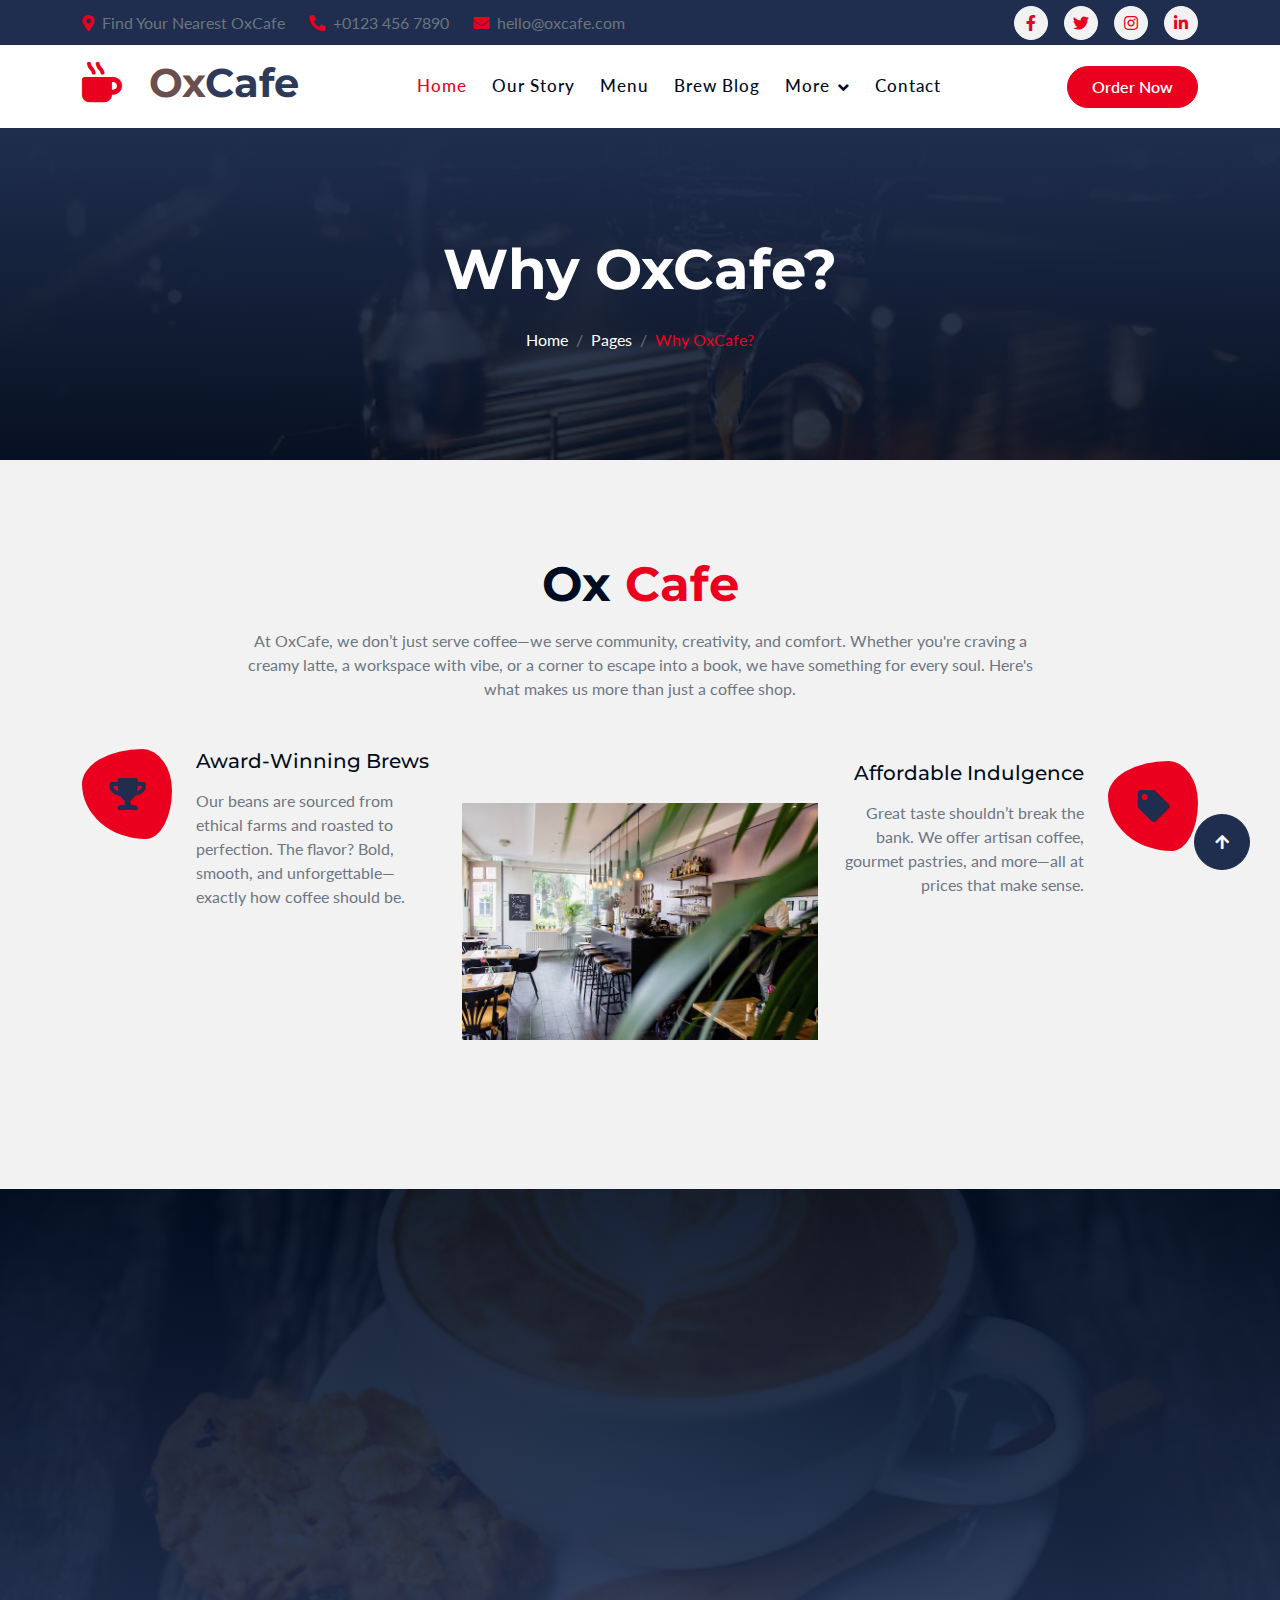
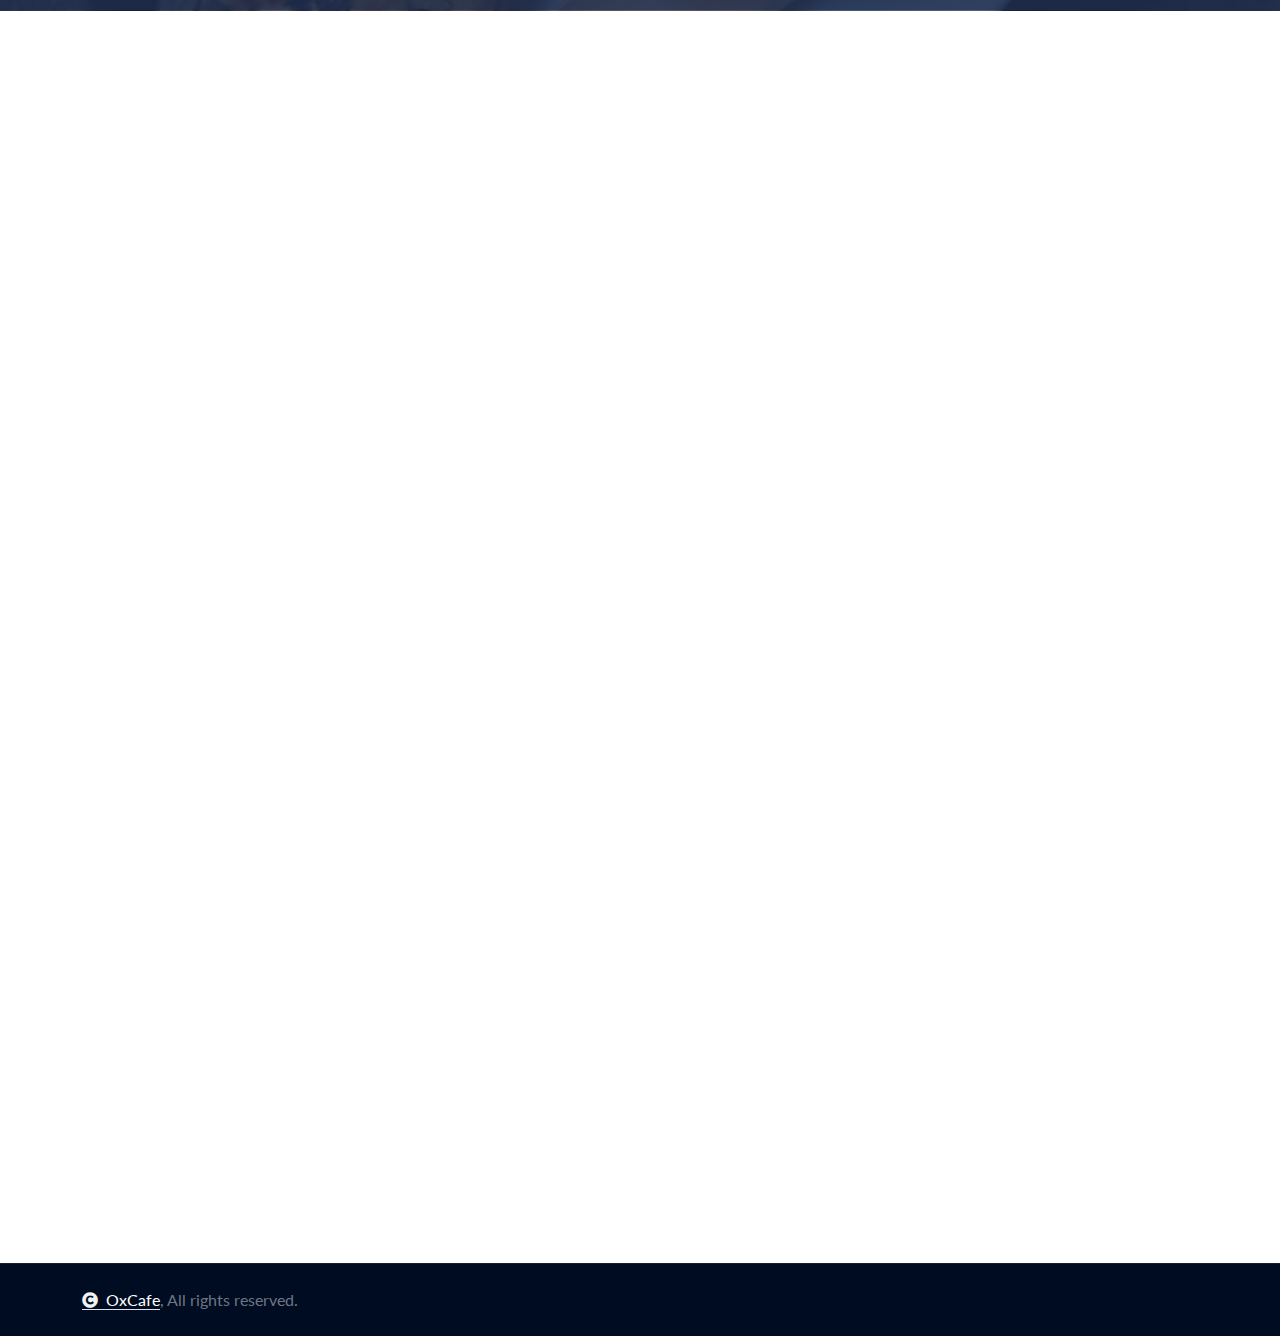
<file: feature.html>
<!DOCTYPE html>
<html lang="en">

<head>
    <meta charset="utf-8">
    <title>OxCafe – Coffee and Everything In Between</title>
    <meta name="viewport" content="width=device-width, initial-scale=1.0">
    
    <!-- SEO Meta Tags -->
    <meta name="keywords" content="OxCafe, coffee shop, espresso, pastries, tea, cafe in Lagos, brunch, baked goods, specialty coffee, remote work cafe, cozy cafe">
    <meta name="description" content="OxCafe is your go-to spot for rich coffee, handcrafted drinks, and everything in between. From espresso to light meals, come relax, refuel, and reconnect.">
    <meta name="author" content="OxCafe Team">

    <!-- Open Graph Meta Tags -->
    <meta property="og:title" content="OxCafe – Coffee and Everything In Between">
    <meta property="og:description" content="Visit OxCafe for premium coffee, artisanal treats, and a warm community vibe.">
    <meta property="og:image" content="images/oxcafe-banner.png">
    <meta property="og:url" content="https://www.oxcafe.com">
    <meta property="og:type" content="website">

    <!-- Google Web Fonts -->
    <link rel="preconnect" href="https://fonts.googleapis.com">
    <link rel="preconnect" href="https://fonts.gstatic.com" crossorigin>
    <link href="https://fonts.googleapis.com/css2?family=Lato:ital,wght@0,400;0,700;0,900;1,400;1,700;1,900&family=Montserrat:ital,wght@0,100..900;1,100..900&display=swap" rel="stylesheet"> 

    <!-- Icon Font Stylesheet -->
    <link rel="stylesheet" href="https://use.fontawesome.com/releases/v5.15.4/css/all.css"/>
    <link href="https://cdn.jsdelivr.net/npm/bootstrap-icons@1.4.1/font/bootstrap-icons.css" rel="stylesheet">

    <!-- Libraries Stylesheet -->
    <link href="lib/animate/animate.min.css" rel="stylesheet">
    <link href="lib/owlcarousel/assets/owl.carousel.min.css" rel="stylesheet">

    <!-- Customized Bootstrap Stylesheet -->
    <link href="css/bootstrap.min.css" rel="stylesheet">

    <!-- Template Stylesheet -->
    <link href="css/style.css" rel="stylesheet">

            <!-- Favicon -->
            <link rel="apple-touch-icon" sizes="180x180" href="img/apple-touch-icon.png">
            <link rel="icon" type="image/png" sizes="32x32" href="img/favicon-32x32.png">
            <link rel="icon" type="image/png" sizes="16x16" href="img/favicon-16x16.png">
            <link rel="manifest" href="img/site.webmanifest">
</head>


    <body>

        <!-- Spinner Start -->
        <div id="spinner" class="show bg-white position-fixed translate-middle w-100 vh-100 top-50 start-50 d-flex align-items-center justify-content-center">
            <div class="spinner-border text-primary" style="width: 3rem; height: 3rem;" role="status">
                <span class="sr-only">Loading...</span>
            </div>
        </div>
        <!-- Spinner End -->

        <!-- Topbar Start -->
<div class="container-fluid topbar bg-secondary d-none d-xl-block w-100">
    <div class="container">
        <div class="row gx-0 align-items-center" style="height: 45px;">
            <div class="col-lg-6 text-center text-lg-start mb-lg-0">
                <div class="d-flex flex-wrap">
                    <a href="#" class="text-muted me-4"><i class="fas fa-map-marker-alt text-primary me-2"></i>Find Your Nearest OxCafe</a>
                    <a href="tel:+01234567890" class="text-muted me-4"><i class="fas fa-phone-alt text-primary me-2"></i>+0123 456 7890</a>
                    <a href="mailto:hello@oxcafe.com" class="text-muted me-0"><i class="fas fa-envelope text-primary me-2"></i>hello@oxcafe.com</a>
                </div>
            </div>
            <div class="col-lg-6 text-center text-lg-end">
                <div class="d-flex align-items-center justify-content-end">
                    <a href="#" class="btn btn-light btn-sm-square rounded-circle me-3"><i class="fab fa-facebook-f"></i></a>
                    <a href="#" class="btn btn-light btn-sm-square rounded-circle me-3"><i class="fab fa-twitter"></i></a>
                    <a href="#" class="btn btn-light btn-sm-square rounded-circle me-3"><i class="fab fa-instagram"></i></a>
                    <a href="#" class="btn btn-light btn-sm-square rounded-circle me-0"><i class="fab fa-linkedin-in"></i></a>
                </div>
            </div>
        </div>
    </div>
</div>
<!-- Topbar End -->

<!-- Navbar & Hero Start -->
<div class="container-fluid nav-bar sticky-top px-0 px-lg-4 py-2 py-lg-0">
    <div class="container">
        <nav class="navbar navbar-expand-lg navbar-light">
            <a href="#" class="navbar-brand p-0">
                <h1 class="display-6">
                    <i class="fas fa-mug-hot me-3" style="color: #EA001E;"></i>
                    <span style="color: #6B4F4F;">Ox</span><span style="color: #2E3A59;">Cafe</span>
                </h1>
            </a>
            
            <button class="navbar-toggler" type="button" data-bs-toggle="collapse" data-bs-target="#navbarCollapse">
                <span class="fa fa-bars"></span>
            </button>
            <div class="collapse navbar-collapse" id="navbarCollapse">
                <div class="navbar-nav mx-auto py-0">
                    <a href="index.html" class="nav-item nav-link active">Home</a>
                    <a href="about.html" class="nav-item nav-link">Our Story</a>
                    <a href="service.html" class="nav-item nav-link">Menu</a>
                    <a href="blog.html" class="nav-item nav-link">Brew Blog</a>

                    <div class="nav-item dropdown">
                        <a href="#" class="nav-link dropdown-toggle" data-bs-toggle="dropdown">More</a>
                        <div class="dropdown-menu m-0">
                            <a href="feature.html" class="dropdown-item">Why OxCafe?</a>
                            <a href="team.html" class="dropdown-item">Our Baristas</a>
                            <a href="testimonial.html" class="dropdown-item">Customer Love</a>
                            <a href="404.html" class="dropdown-item">Oops! Not Found</a>
                        </div>
                    </div>
                    <a href="contact.html" class="nav-item nav-link">Contact</a>
                </div>
                <a href="#" class="btn btn-primary rounded-pill py-2 px-4">Order Now</a>
            </div>
        </nav>
    </div>
</div>
<!-- Navbar & Hero End -->



        <!-- Header Start -->
        <div class="container-fluid bg-breadcrumb">
            <div class="container text-center py-5" style="max-width: 900px;">
                <h4 class="text-white display-4 mb-4 wow fadeInDown" data-wow-delay="0.1s">Why OxCafe?</h4>
                <ol class="breadcrumb d-flex justify-content-center mb-0 wow fadeInDown" data-wow-delay="0.3s">
                    <li class="breadcrumb-item"><a href="index.html">Home</a></li>
                    <li class="breadcrumb-item"><a href="#">Pages</a></li>
                    <li class="breadcrumb-item active text-primary">Why OxCafe?</li>
                </ol>    
            </div>
        </div>
        <!-- Header End -->

        
        <!-- Features Start -->
<div class="container-fluid feature py-5">
    <div class="container py-5">
        <div class="text-center mx-auto pb-5 wow fadeInUp" data-wow-delay="0.1s" style="max-width: 800px;">
            <h1 class="display-5 text-capitalize mb-3">Ox <span class="text-primary">Cafe</span></h1>
            <p class="mb-0">At OxCafe, we don’t just serve coffee—we serve community, creativity, and comfort. Whether you're craving a creamy latte, a workspace with vibe, or a corner to escape into a book, we have something for every soul. Here's what makes us more than just a coffee shop.</p>
        </div>
        <div class="row g-4 align-items-center">
            <div class="col-xl-4">
                <div class="row gy-4 gx-0">
                    <div class="col-12 wow fadeInUp" data-wow-delay="0.1s">
                        <div class="feature-item">
                            <div class="feature-icon">
                                <span class="fa fa-trophy fa-2x"></span>
                            </div>
                            <div class="ms-4">
                                <h5 class="mb-3">Award-Winning Brews</h5>
                                <p class="mb-0">Our beans are sourced from ethical farms and roasted to perfection. The flavor? Bold, smooth, and unforgettable—exactly how coffee should be.</p>
                            </div>
                        </div>
                    </div>
                    <div class="col-12 wow fadeInUp" data-wow-delay="0.3s">
                        <div class="feature-item">
                            <div class="feature-icon">
                                <span class="fa fa-road fa-2x"></span>
                            </div>
                            <div class="ms-4">
                                <h5 class="mb-3">Anytime Comfort, 24/7</h5>
                                <p class="mb-0">From early birds to night owls, we're open round the clock so you can enjoy a hot cup, a cool vibe, or a deep convo—anytime you need it.</p>
                            </div>
                        </div>
                    </div>
                </div>
            </div>
            <div class="col-lg-12 col-xl-4 wow fadeInUp" data-wow-delay="0.2s">
                <img src="img/cafe.avif" class="img-fluid w-100" style="object-fit: cover;" alt="OxCafe Features">
            </div>
            <div class="col-xl-4">
                <div class="row gy-4 gx-0">
                    <div class="col-12 wow fadeInUp" data-wow-delay="0.1s">
                        <div class="feature-item justify-content-end">
                            <div class="text-end me-4">
                                <h5 class="mb-3">Affordable Indulgence</h5>
                                <p class="mb-0">Great taste shouldn’t break the bank. We offer artisan coffee, gourmet pastries, and more—all at prices that make sense.</p>
                            </div>
                            <div class="feature-icon">
                                <span class="fa fa-tag fa-2x"></span>
                            </div>
                        </div>
                    </div>
                    <div class="col-12 wow fadeInUp" data-wow-delay="0.3s">
                        <div class="feature-item justify-content-end">
                            <div class="text-end me-4">
                                <h5 class="mb-3">Community Vibes</h5>
                                <p class="mb-0">Need a pick-up or a chill zone? We offer free pickup for pre-orders and host creative community hangouts, from open mics to art nights.</p>
                            </div>
                            <div class="feature-icon">
                                <span class="fa fa-map-pin fa-2x"></span>
                            </div>
                        </div>
                    </div>
                </div>
            </div>
        </div>
    </div>
</div>
<!-- Features End -->


        <!-- Fact Counter -->
<div class="container-fluid counter bg-secondary py-5">
    <div class="container py-5">
        <div class="row g-5">
            <div class="col-md-6 col-lg-6 col-xl-3 wow fadeInUp" data-wow-delay="0.1s">
                <div class="counter-item text-center">
                    <div class="counter-item-icon mx-auto">
                        <i class="fas fa-thumbs-up fa-2x"></i>
                    </div>
                    <div class="counter-counting my-3">
                        <span class="text-white fs-2 fw-bold" data-toggle="counter-up">829</span>
                        <span class="h1 fw-bold text-white">+</span>
                    </div>
                    <h4 class="text-white mb-0">Happy Guests</h4>
                </div>
            </div>
            <div class="col-md-6 col-lg-6 col-xl-3 wow fadeInUp" data-wow-delay="0.3s">
                <div class="counter-item text-center">
                    <div class="counter-item-icon mx-auto">
                        <i class="fas fa-coffee fa-2x"></i>
                    </div>
                    <div class="counter-counting my-3">
                        <span class="text-white fs-2 fw-bold" data-toggle="counter-up">12K</span>
                        <span class="h1 fw-bold text-white">+</span>
                    </div>
                    <h4 class="text-white mb-0">Cups Served Monthly</h4>
                </div>
            </div>
            <div class="col-md-6 col-lg-6 col-xl-3 wow fadeInUp" data-wow-delay="0.5s">
                <div class="counter-item text-center">
                    <div class="counter-item-icon mx-auto">
                        <i class="fas fa-mug-hot fa-2x"></i>
                    </div>
                    <div class="counter-counting my-3">
                        <span class="text-white fs-2 fw-bold" data-toggle="counter-up">37</span>
                        <span class="h1 fw-bold text-white">+</span>
                    </div>
                    <h4 class="text-white mb-0">Signature Blends</h4>
                </div>
            </div>
            <div class="col-md-6 col-lg-6 col-xl-3 wow fadeInUp" data-wow-delay="0.7s">
                <div class="counter-item text-center">
                    <div class="counter-item-icon mx-auto">
                        <i class="fas fa-users fa-2x"></i>
                    </div>
                    <div class="counter-counting my-3">
                        <span class="text-white fs-2 fw-bold" data-toggle="counter-up">15</span>
                        <span class="h1 fw-bold text-white">+</span>
                    </div>
                    <h4 class="text-white mb-0">Community Events/Month</h4>
                </div>
            </div>
        </div>
    </div>
</div>
<!-- Fact Counter -->

<!-- Banner Start -->
<div class="container-fluid banner pb-5 wow zoomInDown" data-wow-delay="0.1s">
    <div class="container pb-5">
        <div class="banner-item rounded">
            <img src="img/banner.avif" class="img-fluid rounded w-100" alt="">
            <div class="banner-content">
                <h2 class="text-primary">Welcome to OxCafe</h2>
                <h1 class="text-white">Your Cozy Spot for Coffee & More</h1>
                <p class="text-white">Craving something special? We’re just a message away.</p>
                <div class="banner-btn">
                    <a href="#" class="btn btn-secondary rounded-pill py-3 px-4 px-md-5 me-2">WhatsApp</a>
                    <a href="#" class="btn btn-primary rounded-pill py-3 px-4 px-md-5 ms-2">Contact Us</a>
                </div>
            </div>
        </div>
    </div>
</div>
<!-- Banner End -->

       <!-- Footer Start -->
<div class="container-fluid footer py-5 wow fadeIn" data-wow-delay="0.2s">
    <div class="container py-5">
        <div class="row g-5">
            <div class="col-md-6 col-lg-6 col-xl-3">
                <div class="footer-item d-flex flex-column">
                    <div class="footer-item">
                        <h4 class="text-white mb-4">About Us</h4>
                        <p class="mb-3">OxCafe is more than just a coffee shop — it’s a cozy space where flavor meets community. From rich espresso to brunch bites and coworking vibes, we serve coffee and everything in between.</p>
                    </div>
                    <div class="position-relative">
                        <input class="form-control rounded-pill w-100 py-3 ps-4 pe-5" type="text" placeholder="Enter your email">
                        <button type="button" class="btn btn-secondary rounded-pill position-absolute top-0 end-0 py-2 mt-2 me-2">Subscribe</button>
                    </div>
                </div>
            </div>
            <div class="col-md-6 col-lg-6 col-xl-3">
                <div class="footer-item d-flex flex-column">
                    <h4 class="text-white mb-4">Quick Links</h4>
                    <a href="#"><i class="fas fa-angle-right me-2"></i> Our Story</a>
                    <a href="#"><i class="fas fa-angle-right me-2"></i> Menu</a>
                    <a href="#"><i class="fas fa-angle-right me-2"></i> Events</a>
                    <a href="#"><i class="fas fa-angle-right me-2"></i> Team</a>
                    <a href="#"><i class="fas fa-angle-right me-2"></i> Contact Us</a>
                    <a href="#"><i class="fas fa-angle-right me-2"></i> Terms & Conditions</a>
                </div>
            </div>
            <div class="col-md-6 col-lg-6 col-xl-3">
                <div class="footer-item d-flex flex-column">
                    <h4 class="text-white mb-4">Business Hours</h4>
                    <div class="mb-3">
                        <h6 class="text-muted mb-0">Mon - Friday:</h6>
                        <p class="text-white mb-0">07.00 am to 08.00 pm</p>
                    </div>
                    <div class="mb-3">
                        <h6 class="text-muted mb-0">Saturday:</h6>
                        <p class="text-white mb-0">08.00 am to 06.00 pm</p>
                    </div>
                    <div class="mb-3">
                        <h6 class="text-muted mb-0">Sunday:</h6>
                        <p class="text-white mb-0">Closed – Catch us on Monday!</p>
                    </div>
                </div>
            </div>
            <div class="col-md-6 col-lg-6 col-xl-3">
                <div class="footer-item d-flex flex-column">
                    <h4 class="text-white mb-4">Contact Info</h4>
                    <a href="#"><i class="fa fa-map-marker-alt me-2"></i> 42 Brew Street, Lagos, Nigeria</a>
                    <a href="mailto:hello@oxcafe.com"><i class="fas fa-envelope me-2"></i> hello@oxcafe.com</a>
                    <a href="tel:+2348000000000"><i class="fas fa-phone me-2"></i> +234 800 000 0000</a>
                    <a href="tel:+2348000000000" class="mb-3"><i class="fas fa-print me-2"></i> +234 800 000 0000</a>
                    <div class="d-flex">
                        <a class="btn btn-secondary btn-md-square rounded-circle me-3" href="#"><i class="fab fa-facebook-f text-white"></i></a>
                        <a class="btn btn-secondary btn-md-square rounded-circle me-3" href="#"><i class="fab fa-twitter text-white"></i></a>
                        <a class="btn btn-secondary btn-md-square rounded-circle me-3" href="#"><i class="fab fa-instagram text-white"></i></a>
                        <a class="btn btn-secondary btn-md-square rounded-circle me-0" href="#"><i class="fab fa-linkedin-in text-white"></i></a>
                    </div>
                </div>
            </div>
        </div>
    </div>
</div>
<!-- Footer End -->

<!-- Copyright Start -->
<div class="container-fluid copyright py-4">
    <div class="container">
        <div class="row g-4 align-items-center">
            <div class="col-md-6 text-center text-md-start mb-md-0">
                <span class="text-body"><a href="#" class="border-bottom text-white"><i class="fas fa-copyright text-light me-2"></i>OxCafe</a>, All rights reserved.</span>
            </div>
        </div>
    </div>
</div>
<!-- Copyright End -->

        <!-- Back to Top -->
        <a href="#" class="btn btn-secondary btn-lg-square rounded-circle back-to-top"><i class="fa fa-arrow-up"></i></a>   

        
    <!-- JavaScript Libraries -->
    <script src="https://ajax.googleapis.com/ajax/libs/jquery/3.6.4/jquery.min.js"></script>
    <script src="https://cdn.jsdelivr.net/npm/bootstrap@5.0.0/dist/js/bootstrap.bundle.min.js"></script>
    <script src="lib/wow/wow.min.js"></script>
    <script src="lib/easing/easing.min.js"></script>
    <script src="lib/waypoints/waypoints.min.js"></script>
    <script src="lib/counterup/counterup.min.js"></script>
    <script src="lib/owlcarousel/owl.carousel.min.js"></script>
    

    <!-- Template Javascript -->
    <script src="js/main.js"></script>
    </body>

</html>
</file>
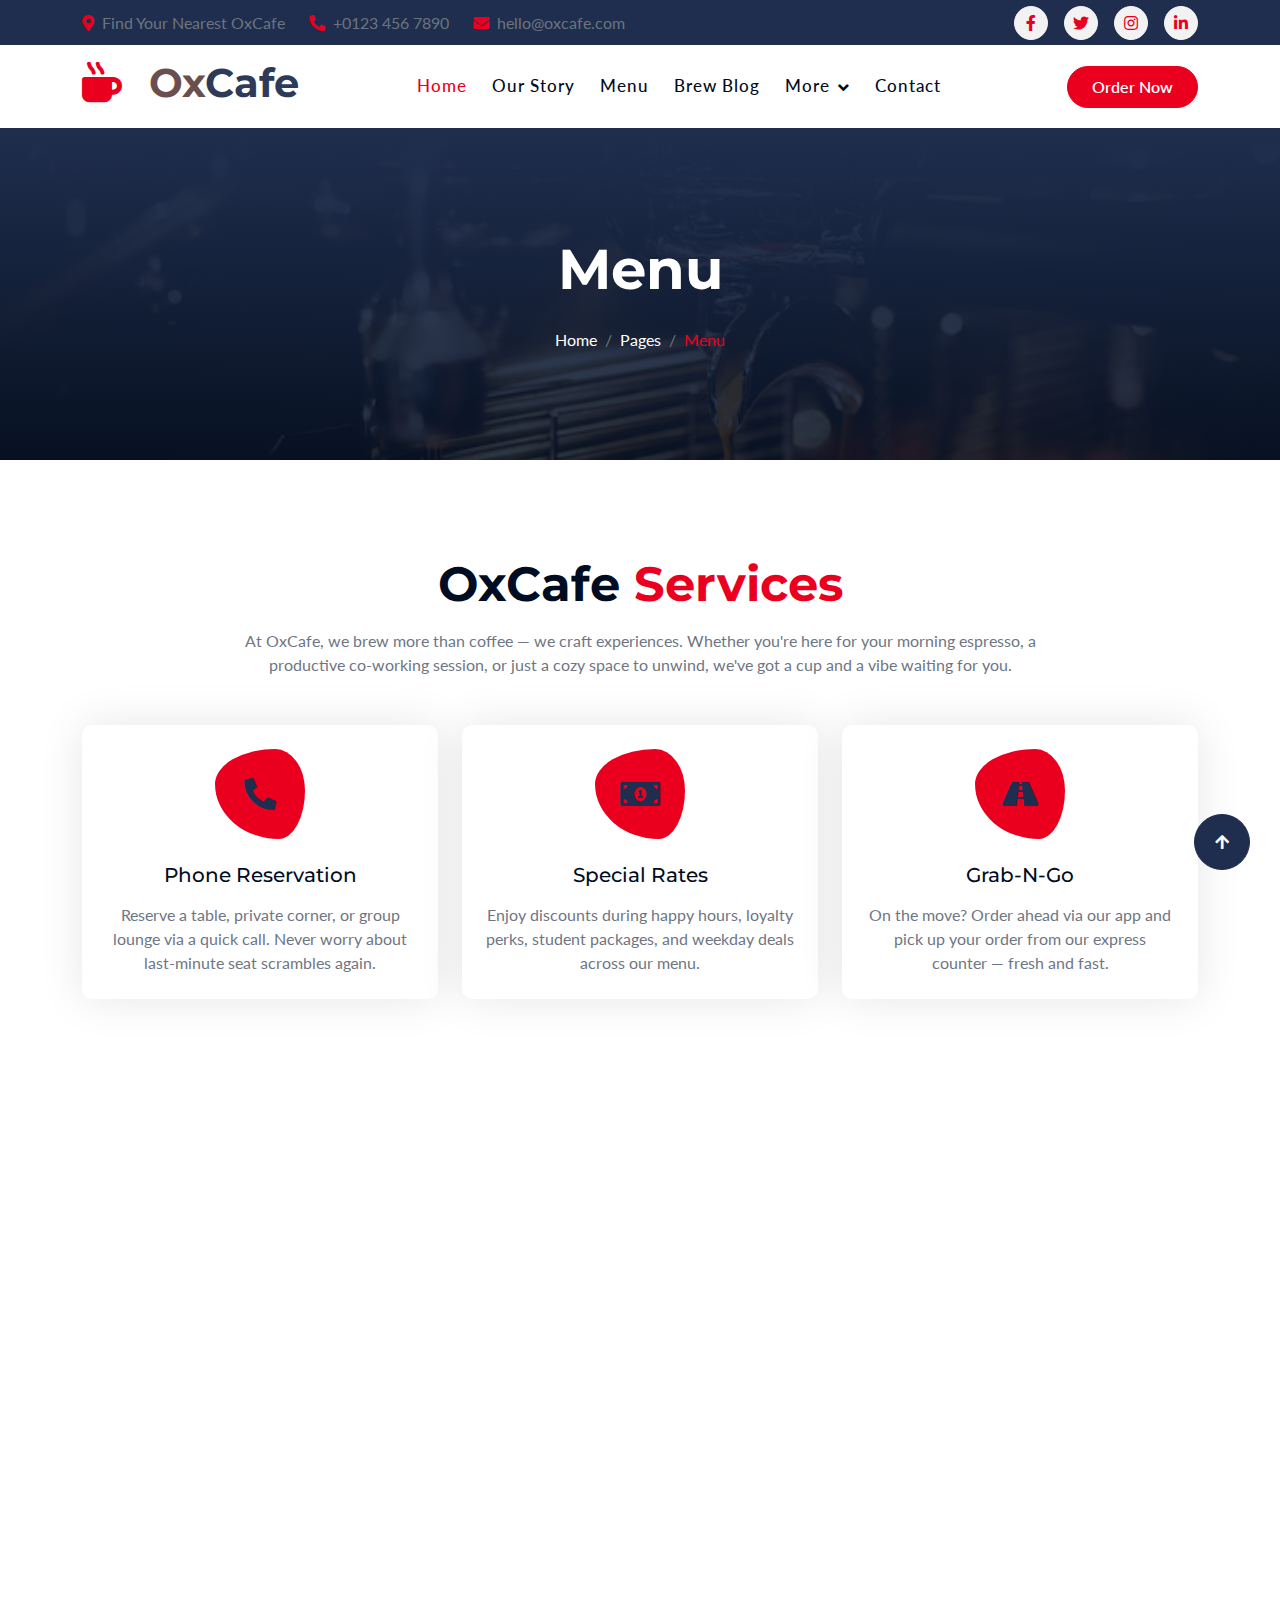
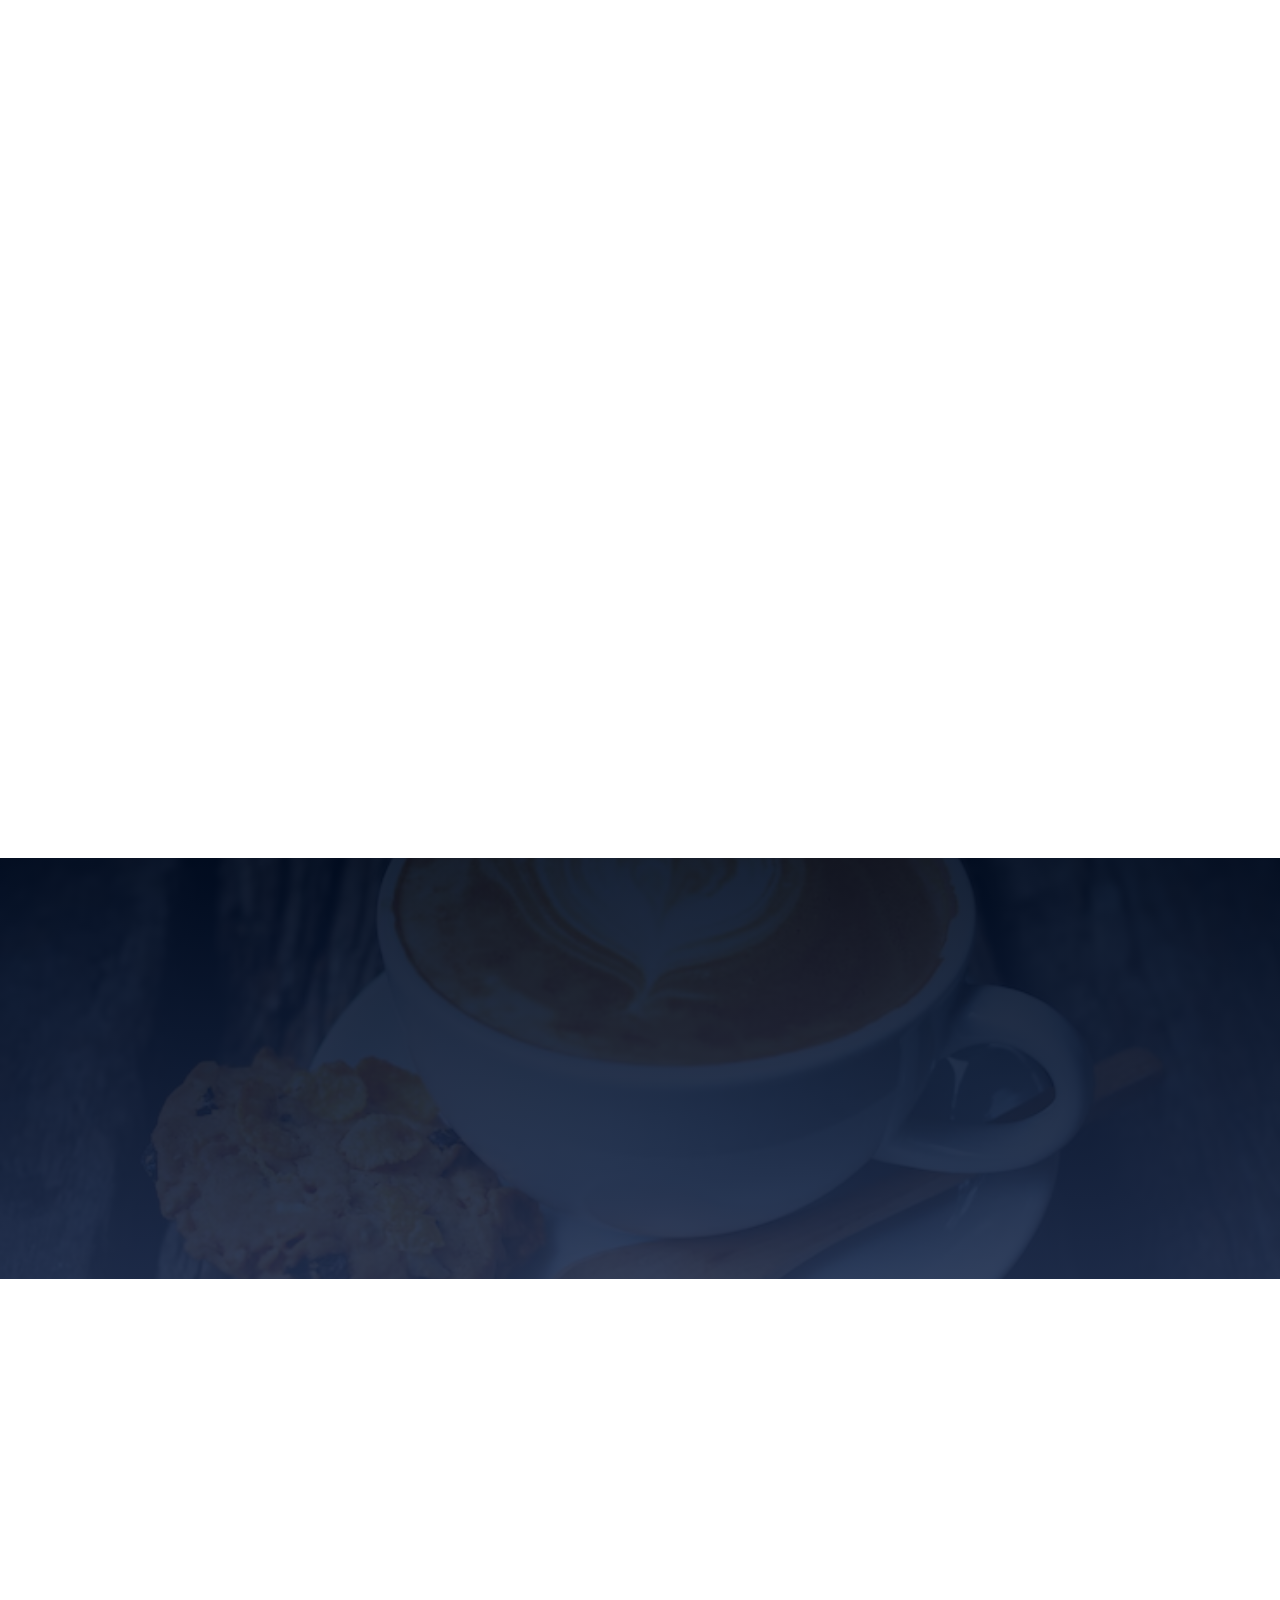
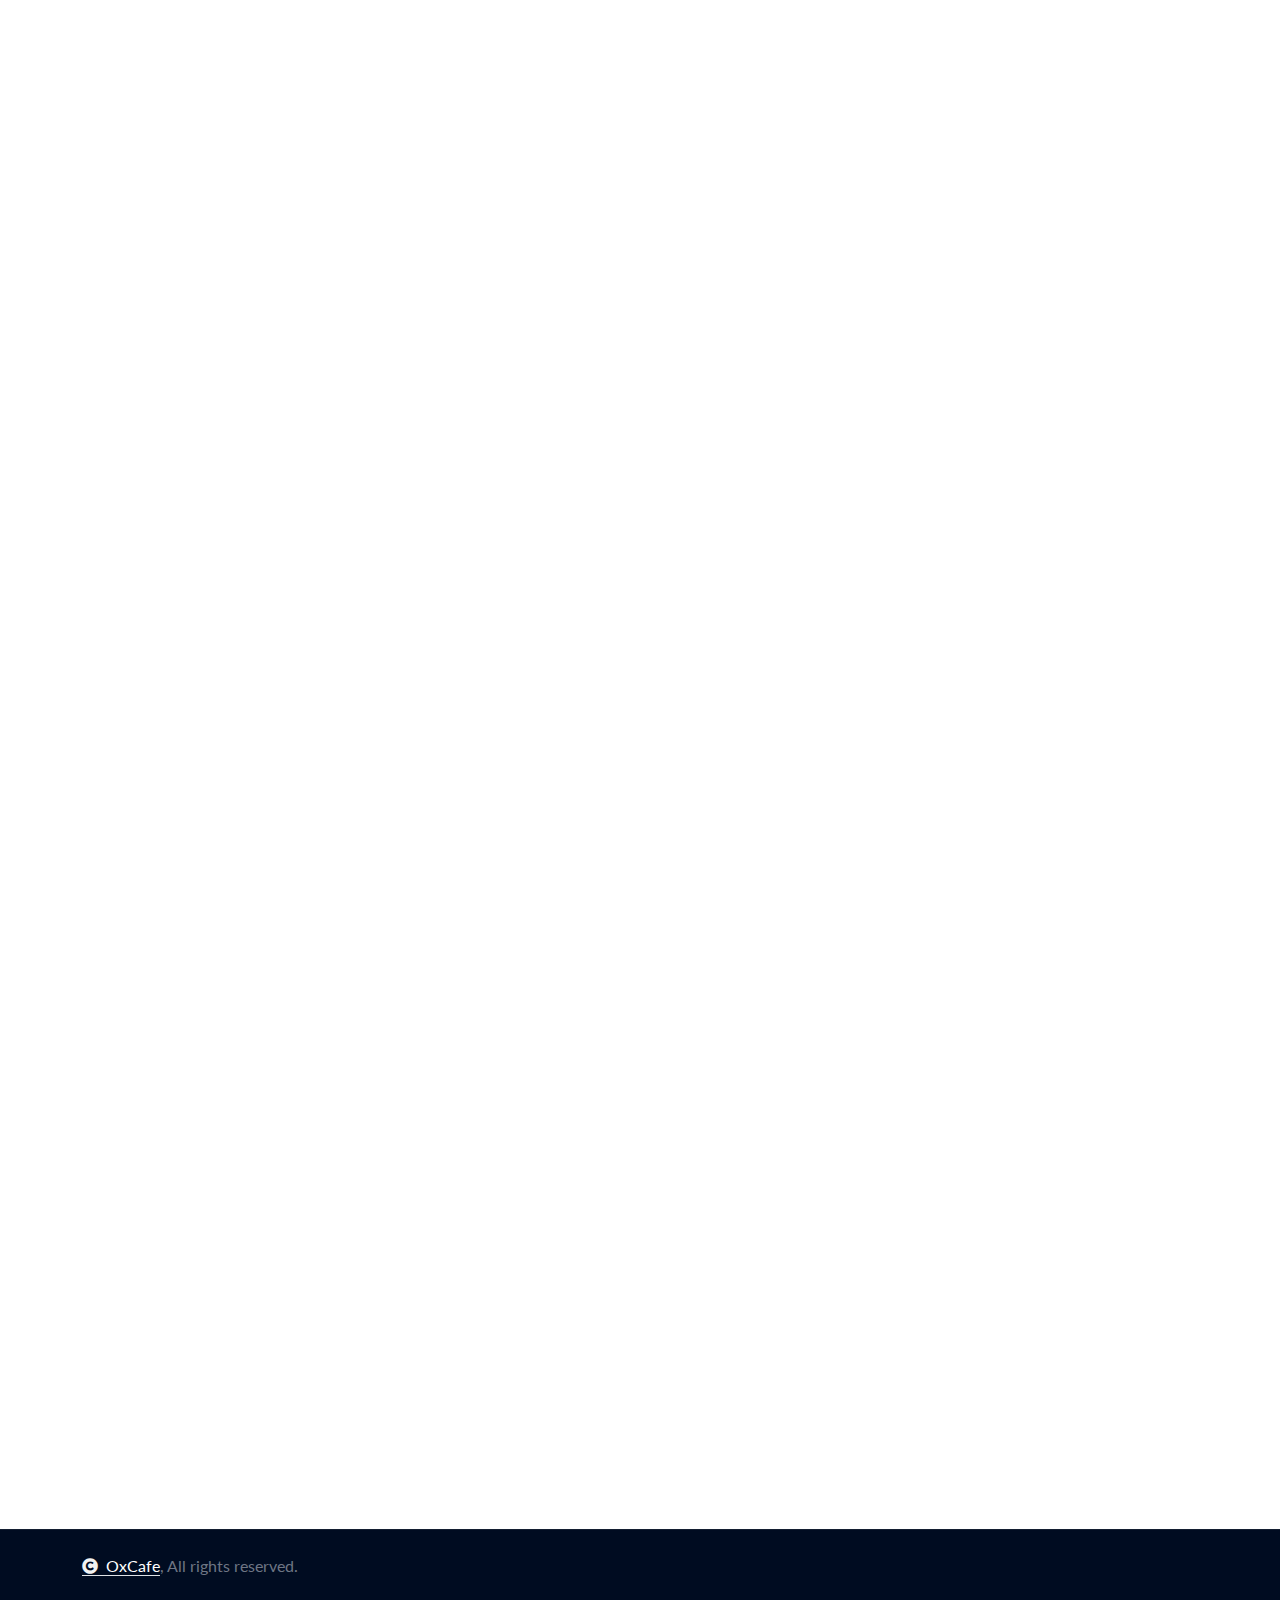
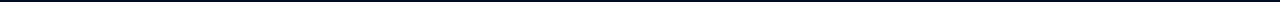
<file: service.html>
<!DOCTYPE html>
<html lang="en">

<head>
    <meta charset="utf-8">
    <title>OxCafe – Coffee and Everything In Between</title>
    <meta name="viewport" content="width=device-width, initial-scale=1.0">
    
    <!-- SEO Meta Tags -->
    <meta name="keywords" content="OxCafe, coffee shop, espresso, pastries, tea, cafe in Lagos, brunch, baked goods, specialty coffee, remote work cafe, cozy cafe">
    <meta name="description" content="OxCafe is your go-to spot for rich coffee, handcrafted drinks, and everything in between. From espresso to light meals, come relax, refuel, and reconnect.">
    <meta name="author" content="OxCafe Team">

    <!-- Open Graph Meta Tags -->
    <meta property="og:title" content="OxCafe – Coffee and Everything In Between">
    <meta property="og:description" content="Visit OxCafe for premium coffee, artisanal treats, and a warm community vibe.">
    <meta property="og:image" content="images/oxcafe-banner.png">
    <meta property="og:url" content="https://www.oxcafe.com">
    <meta property="og:type" content="website">

    <!-- Google Web Fonts -->
    <link rel="preconnect" href="https://fonts.googleapis.com">
    <link rel="preconnect" href="https://fonts.gstatic.com" crossorigin>
    <link href="https://fonts.googleapis.com/css2?family=Lato:ital,wght@0,400;0,700;0,900;1,400;1,700;1,900&family=Montserrat:ital,wght@0,100..900;1,100..900&display=swap" rel="stylesheet"> 

    <!-- Icon Font Stylesheet -->
    <link rel="stylesheet" href="https://use.fontawesome.com/releases/v5.15.4/css/all.css"/>
    <link href="https://cdn.jsdelivr.net/npm/bootstrap-icons@1.4.1/font/bootstrap-icons.css" rel="stylesheet">

    <!-- Libraries Stylesheet -->
    <link href="lib/animate/animate.min.css" rel="stylesheet">
    <link href="lib/owlcarousel/assets/owl.carousel.min.css" rel="stylesheet">

    <!-- Customized Bootstrap Stylesheet -->
    <link href="css/bootstrap.min.css" rel="stylesheet">

    <!-- Template Stylesheet -->
    <link href="css/style.css" rel="stylesheet">

            <!-- Favicon -->
            <link rel="apple-touch-icon" sizes="180x180" href="img/apple-touch-icon.png">
            <link rel="icon" type="image/png" sizes="32x32" href="img/favicon-32x32.png">
            <link rel="icon" type="image/png" sizes="16x16" href="img/favicon-16x16.png">
            <link rel="manifest" href="img/site.webmanifest">
</head>


    <body>

        <!-- Spinner Start -->
        <div id="spinner" class="show bg-white position-fixed translate-middle w-100 vh-100 top-50 start-50 d-flex align-items-center justify-content-center">
            <div class="spinner-border text-primary" style="width: 3rem; height: 3rem;" role="status">
                <span class="sr-only">Loading...</span>
            </div>
        </div>
        <!-- Spinner End -->

        <!-- Topbar Start -->
<div class="container-fluid topbar bg-secondary d-none d-xl-block w-100">
    <div class="container">
        <div class="row gx-0 align-items-center" style="height: 45px;">
            <div class="col-lg-6 text-center text-lg-start mb-lg-0">
                <div class="d-flex flex-wrap">
                    <a href="#" class="text-muted me-4"><i class="fas fa-map-marker-alt text-primary me-2"></i>Find Your Nearest OxCafe</a>
                    <a href="tel:+01234567890" class="text-muted me-4"><i class="fas fa-phone-alt text-primary me-2"></i>+0123 456 7890</a>
                    <a href="mailto:hello@oxcafe.com" class="text-muted me-0"><i class="fas fa-envelope text-primary me-2"></i>hello@oxcafe.com</a>
                </div>
            </div>
            <div class="col-lg-6 text-center text-lg-end">
                <div class="d-flex align-items-center justify-content-end">
                    <a href="#" class="btn btn-light btn-sm-square rounded-circle me-3"><i class="fab fa-facebook-f"></i></a>
                    <a href="#" class="btn btn-light btn-sm-square rounded-circle me-3"><i class="fab fa-twitter"></i></a>
                    <a href="#" class="btn btn-light btn-sm-square rounded-circle me-3"><i class="fab fa-instagram"></i></a>
                    <a href="#" class="btn btn-light btn-sm-square rounded-circle me-0"><i class="fab fa-linkedin-in"></i></a>
                </div>
            </div>
        </div>
    </div>
</div>
<!-- Topbar End -->

<!-- Navbar & Hero Start -->
<div class="container-fluid nav-bar sticky-top px-0 px-lg-4 py-2 py-lg-0">
    <div class="container">
        <nav class="navbar navbar-expand-lg navbar-light">
            <a href="#" class="navbar-brand p-0">
                <h1 class="display-6">
                    <i class="fas fa-mug-hot me-3" style="color: #EA001E;"></i>
                    <span style="color: #6B4F4F;">Ox</span><span style="color: #2E3A59;">Cafe</span>
                </h1>
            </a>
            
            <button class="navbar-toggler" type="button" data-bs-toggle="collapse" data-bs-target="#navbarCollapse">
                <span class="fa fa-bars"></span>
            </button>
            <div class="collapse navbar-collapse" id="navbarCollapse">
                <div class="navbar-nav mx-auto py-0">
                    <a href="index.html" class="nav-item nav-link active">Home</a>
                    <a href="about.html" class="nav-item nav-link">Our Story</a>
                    <a href="service.html" class="nav-item nav-link">Menu</a>
                    <a href="blog.html" class="nav-item nav-link">Brew Blog</a>

                    <div class="nav-item dropdown">
                        <a href="#" class="nav-link dropdown-toggle" data-bs-toggle="dropdown">More</a>
                        <div class="dropdown-menu m-0">
                            <a href="feature.html" class="dropdown-item">Why OxCafe?</a>
                            <a href="team.html" class="dropdown-item">Our Baristas</a>
                            <a href="testimonial.html" class="dropdown-item">Customer Love</a>
                            <a href="404.html" class="dropdown-item">Oops! Not Found</a>
                        </div>
                    </div>
                    <a href="contact.html" class="nav-item nav-link">Contact</a>
                </div>
                <a href="#" class="btn btn-primary rounded-pill py-2 px-4">Order Now</a>
            </div>
        </nav>
    </div>
</div>
<!-- Navbar & Hero End -->



        <!-- Header Start -->
        <div class="container-fluid bg-breadcrumb">
            <div class="container text-center py-5" style="max-width: 900px;">
                <h4 class="text-white display-4 mb-4 wow fadeInDown" data-wow-delay="0.1s">Menu</h4>
                <ol class="breadcrumb d-flex justify-content-center mb-0 wow fadeInDown" data-wow-delay="0.3s">
                    <li class="breadcrumb-item"><a href="index.html">Home</a></li>
                    <li class="breadcrumb-item"><a href="#">Pages</a></li>
                    <li class="breadcrumb-item active text-primary">Menu</li>
                </ol>    
            </div>
        </div>
        <!-- Header End -->

                <!-- Services Start -->
<div class="container-fluid service py-5">
    <div class="container py-5">
        <div class="text-center mx-auto pb-5 wow fadeInUp" data-wow-delay="0.1s" style="max-width: 800px;">
            <h1 class="display-5 text-capitalize mb-3">OxCafe <span class="text-primary">Services</span></h1>
            <p class="mb-0">At OxCafe, we brew more than coffee — we craft experiences. Whether you're here for your morning espresso, a productive co-working session, or just a cozy space to unwind, we've got a cup and a vibe waiting for you.</p>
        </div>
        <div class="row g-4">
            <div class="col-md-6 col-lg-4 wow fadeInUp" data-wow-delay="0.1s">
                <div class="service-item p-4">
                    <div class="service-icon mb-4">
                        <i class="fa fa-phone-alt fa-2x"></i>
                    </div>
                    <h5 class="mb-3">Phone Reservation</h5>
                    <p class="mb-0">Reserve a table, private corner, or group lounge via a quick call. Never worry about last-minute seat scrambles again.</p>
                </div>
            </div>
            <div class="col-md-6 col-lg-4 wow fadeInUp" data-wow-delay="0.3s">
                <div class="service-item p-4">
                    <div class="service-icon mb-4">
                        <i class="fa fa-money-bill-alt fa-2x"></i>
                    </div>
                    <h5 class="mb-3">Special Rates</h5>
                    <p class="mb-0">Enjoy discounts during happy hours, loyalty perks, student packages, and weekday deals across our menu.</p>
                </div>
            </div>
            <div class="col-md-6 col-lg-4 wow fadeInUp" data-wow-delay="0.5s">
                <div class="service-item p-4">
                    <div class="service-icon mb-4">
                        <i class="fa fa-road fa-2x"></i>
                    </div>
                    <h5 class="mb-3">Grab-N-Go</h5>
                    <p class="mb-0">On the move? Order ahead via our app and pick up your order from our express counter — fresh and fast.</p>
                </div>
            </div>
            <div class="col-md-6 col-lg-4 wow fadeInUp" data-wow-delay="0.1s">
                <div class="service-item p-4">
                    <div class="service-icon mb-4">
                        <i class="fa fa-umbrella fa-2x"></i>
                    </div>
                    <h5 class="mb-3">Covered Outdoor Seating</h5>
                    <p class="mb-0">Enjoy your favorite brew under our umbrella garden setup — perfect for rainy days or cool evenings.</p>
                </div>
            </div>
            <div class="col-md-6 col-lg-4 wow fadeInUp" data-wow-delay="0.3s">
                <div class="service-item p-4">
                    <div class="service-icon mb-4">
                        <i class="fa fa-building fa-2x"></i>
                    </div>
                    <h5 class="mb-3">Remote Workspaces</h5>
                    <p class="mb-0">Need a quiet spot with fast Wi-Fi and excellent coffee? Our co-work pods offer the perfect balance of productivity and comfort.</p>
                </div>
            </div>
            <div class="col-md-6 col-lg-4 wow fadeInUp" data-wow-delay="0.5s">
                <div class="service-item p-4">
                    <div class="service-icon mb-4">
                        <i class="fa fa-car-alt fa-2x"></i>
                    </div>
                    <h5 class="mb-3">Free Coffee Fridays</h5>
                    <p class="mb-0">Every first Friday of the month, loyal OxCafe patrons get their second cup absolutely free. Join the community vibe!</p>
                </div>
            </div>
        </div>
    </div>
</div>
<!-- Services End -->

        <!-- Menu -->
<div class="container-fluid categories pb-5">
    <div class="container pb-5">
        <div class="text-center mx-auto pb-5 wow fadeInUp" data-wow-delay="0.1s" style="max-width: 800px;">
            <h1 class="display-5 text-capitalize mb-3">OxCafe <span class="text-primary">Menu</span></h1>
            <p class="mb-0">Welcome to OxCafe – where bold brews meet cozy vibes. Explore our curated menu, from gourmet coffee and artisan teas to fresh bakes and light meals that hit the sweet spot between caffeine and comfort.</p>
        </div>
        <div class="categories-carousel owl-carousel wow fadeInUp" data-wow-delay="0.1s">
            <div class="categories-item p-4">
                <div class="categories-item-inner">
                    <div class="categories-img rounded-top">
                        <img src="img/ce.avif" class="img-fluid w-100 rounded-top" alt="Classic Espresso">
                    </div>
                    <div class="categories-content rounded-bottom p-4">
                        <h4>Classic Espresso</h4>
                        <div class="categories-review mb-4">
                            <div class="me-3">4.5 Review</div>
                            <div class="d-flex justify-content-center text-secondary">
                                <i class="fas fa-star"></i><i class="fas fa-star"></i>
                                <i class="fas fa-star"></i><i class="fas fa-star"></i>
                                <i class="fas fa-star text-body"></i>
                            </div>
                        </div>
                        <div class="mb-4">
                            <h4 class="bg-white text-primary rounded-pill py-2 px-4 mb-0">$3.50</h4>
                        </div>
                        <div class="row gy-2 gx-0 text-center mb-4">
                            <div class="col-4 border-end border-white">
                                <i class="fa fa-coffee text-dark"></i> <span class="text-body ms-1">Single Shot</span>
                            </div>
                            <div class="col-4 border-end border-white">
                                <i class="fa fa-fire text-dark"></i> <span class="text-body ms-1">Hot</span>
                            </div>
                            <div class="col-4">
                                <i class="fa fa-seedling text-dark"></i> <span class="text-body ms-1">Arabica</span>
                            </div>
                            <div class="col-4 border-end border-white">
                                <i class="fa fa-mug-hot text-dark"></i> <span class="text-body ms-1">Strong</span>
                            </div>
                            <div class="col-4 border-end border-white">
                                <i class="fa fa-hourglass-start text-dark"></i> <span class="text-body ms-1">2 min</span>
                            </div>
                            <div class="col-4">
                                <i class="fa fa-star text-dark"></i> <span class="text-body ms-1">Signature</span>
                            </div>
                        </div>
                        <a href="#" class="btn btn-primary rounded-pill d-flex justify-content-center py-3">Order Now</a>
                    </div>
                </div>
            </div>

            <div class="categories-item p-4">
                <div class="categories-item-inner">
                    <div class="categories-img rounded-top">
                        <img src="img/van.jpg" class="img-fluid w-100 rounded-top" alt="Iced Vanilla Latte">
                    </div>
                    <div class="categories-content rounded-bottom p-4">
                        <h4>Iced Vanilla Latte</h4>
                        <div class="categories-review mb-4">
                            <div class="me-3">4.2 Review</div>
                            <div class="d-flex justify-content-center text-secondary">
                                <i class="fas fa-star"></i><i class="fas fa-star"></i>
                                <i class="fas fa-star"></i><i class="fas fa-star"></i>
                                <i class="fas fa-star text-body"></i>
                            </div>
                        </div>
                        <div class="mb-4">
                            <h4 class="bg-white text-primary rounded-pill py-2 px-4 mb-0">$4.75</h4>
                        </div>
                        <div class="row gy-2 gx-0 text-center mb-4">
                            <div class="col-4 border-end border-white">
                                <i class="fa fa-ice-cream text-dark"></i> <span class="text-body ms-1">Chilled</span>
                            </div>
                            <div class="col-4 border-end border-white">
                                <i class="fa fa-mug-hot text-dark"></i> <span class="text-body ms-1">Medium</span>
                            </div>
                            <div class="col-4">
                                <i class="fa fa-leaf text-dark"></i> <span class="text-body ms-1">Vanilla Bean</span>
                            </div>
                            <div class="col-4 border-end border-white">
                                <i class="fa fa-tint text-dark"></i> <span class="text-body ms-1">Milk</span>
                            </div>
                            <div class="col-4 border-end border-white">
                                <i class="fa fa-clock text-dark"></i> <span class="text-body ms-1">5 min</span>
                            </div>
                            <div class="col-4">
                                <i class="fa fa-thumbs-up text-dark"></i> <span class="text-body ms-1">Popular</span>
                            </div>
                        </div>
                        <a href="#" class="btn btn-primary rounded-pill d-flex justify-content-center py-3">Order Now</a>
                    </div>
                </div>
            </div>

            <div class="categories-item p-4">
                <div class="categories-item-inner">
                    <div class="categories-img rounded-top">
                        <img src="img/avo.avif" class="img-fluid w-100 rounded-top" alt="Avocado Toast">
                    </div>
                    <div class="categories-content rounded-bottom p-4">
                        <h4>Avocado Toast</h4>
                        <div class="categories-review mb-4">
                            <div class="me-3">4.8 Review</div>
                            <div class="d-flex justify-content-center text-secondary">
                                <i class="fas fa-star"></i><i class="fas fa-star"></i>
                                <i class="fas fa-star"></i><i class="fas fa-star"></i>
                                <i class="fas fa-star"></i>
                            </div>
                        </div>
                        <div class="mb-4">
                            <h4 class="bg-white text-primary rounded-pill py-2 px-4 mb-0">$6.00</h4>
                        </div>
                        <div class="row gy-2 gx-0 text-center mb-4">
                            <div class="col-4 border-end border-white">
                                <i class="fa fa-bread-slice text-dark"></i> <span class="text-body ms-1">Sourdough</span>
                            </div>
                            <div class="col-4 border-end border-white">
                                <i class="fa fa-leaf text-dark"></i> <span class="text-body ms-1">Fresh Avocado</span>
                            </div>
                            <div class="col-4">
                                <i class="fa fa-egg text-dark"></i> <span class="text-body ms-1">Optional Egg</span>
                            </div>
                            <div class="col-4 border-end border-white">
                                <i class="fa fa-hourglass-start text-dark"></i> <span class="text-body ms-1">5 min</span>
                            </div>
                            <div class="col-4 border-end border-white">
                                <i class="fa fa-sun text-dark"></i> <span class="text-body ms-1">Breakfast</span>
                            </div>
                            <div class="col-4">
                                <i class="fa fa-heart text-dark"></i> <span class="text-body ms-1">Vegan Option</span>
                            </div>
                        </div>
                        <a href="#" class="btn btn-primary rounded-pill d-flex justify-content-center py-3">Order Now</a>
                    </div>
                </div>
            </div>

            <div class="categories-item p-4">
                <div class="categories-item-inner">
                    <div class="categories-img rounded-top">
                        <img src="img/mach.avif" class="img-fluid w-100 rounded-top" alt="Matcha Green Tea">
                    </div>
                    <div class="categories-content rounded-bottom p-4">
                        <h4>Matcha Green Tea</h4>
                        <div class="categories-review mb-4">
                            <div class="me-3">4.9 Review</div>
                            <div class="d-flex justify-content-center text-secondary">
                                <i class="fas fa-star"></i><i class="fas fa-star"></i>
                                <i class="fas fa-star"></i><i class="fas fa-star"></i>
                                <i class="fas fa-star"></i>
                            </div>
                        </div>
                        <div class="mb-4">
                            <h4 class="bg-white text-primary rounded-pill py-2 px-4 mb-0">$4.25</h4>
                        </div>
                        <div class="row gy-2 gx-0 text-center mb-4">
                            <div class="col-4 border-end border-white">
                                <i class="fa fa-leaf text-dark"></i> <span class="text-body ms-1">Matcha</span>
                            </div>
                            <div class="col-4 border-end border-white">
                                <i class="fa fa-mug-hot text-dark"></i> <span class="text-body ms-1">Hot</span>
                            </div>
                            <div class="col-4">
                                <i class="fa fa-cloud text-dark"></i> <span class="text-body ms-1">Frothy</span>
                            </div>
                            <div class="col-4 border-end border-white">
                                <i class="fa fa-clock text-dark"></i> <span class="text-body ms-1">3 min</span>
                            </div>
                            <div class="col-4 border-end border-white">
                                <i class="fa fa-heartbeat text-dark"></i> <span class="text-body ms-1">Antioxidant</span>
                            </div>
                            <div class="col-4">
                                <i class="fa fa-smile text-dark"></i> <span class="text-body ms-1">Zen Mood</span>
                            </div>
                        </div>
                        <a href="#" class="btn btn-primary rounded-pill d-flex justify-content-center py-3">Order Now</a>
                    </div>
                </div>
            </div>

            <div class="categories-item p-4">
                <div class="categories-item-inner">
                    <div class="categories-img rounded-top">
                        <img src="img/choco.avif" class="img-fluid w-100 rounded-top" alt="Choco Mocha Frappe">
                    </div>
                    <div class="categories-content rounded-bottom p-4">
                        <h4>Choco Mocha Frappe</h4>
                        <div class="categories-review mb-4">
                            <div class="me-3">4.6 Review</div>
                            <div class="d-flex justify-content-center text-secondary">
                                <i class="fas fa-star"></i><i class="fas fa-star"></i>
                                <i class="fas fa-star"></i><i class="fas fa-star"></i>
                                <i class="fas fa-star-half-alt"></i>
                            </div>
                        </div>
                        <div class="mb-4">
                            <h4 class="bg-white text-primary rounded-pill py-2 px-4 mb-0">$5.25</h4>
                        </div>
                        <div class="row gy-2 gx-0 text-center mb-4">
                            <div class="col-4 border-end border-white">
                                <i class="fa fa-snowflake text-dark"></i> <span class="text-body ms-1">Iced</span>
                            </div>
                            <div class="col-4 border-end border-white">
                                <i class="fa fa-chocolate-bar text-dark"></i> <span class="text-body ms-1">Choco-rich</span>
                            </div>
                            <div class="col-4">
                                <i class="fa fa-mug-hot text-dark"></i> <span class="text-body ms-1">Creamy</span>
                            </div>
                            <div class="col-4 border-end border-white">
                                <i class="fa fa-tint text-dark"></i> <span class="text-body ms-1">Milk</span>
                            </div>
                            <div class="col-4 border-end border-white">
                                <i class="fa fa-blender text-dark"></i> <span class="text-body ms-1">Blended</span>
                            </div>
                            <div class="col-4">
                                <i class="fa fa-smile text-dark"></i> <span class="text-body ms-1">Mood Booster</span>
                            </div>
                        </div>
                        <a href="#" class="btn btn-primary rounded-pill d-flex justify-content-center py-3">Order Now</a>
                    </div>
                </div>
            </div>
            
            <div class="categories-item p-4">
                <div class="categories-item-inner">
                    <div class="categories-img rounded-top">
                        <img src="img/spin.avif" class="img-fluid w-100 rounded-top" alt="Spinach Feta Wrap">
                    </div>
                    <div class="categories-content rounded-bottom p-4">
                        <h4>Spinach Feta Wrap</h4>
                        <div class="categories-review mb-4">
                            <div class="me-3">4.7 Review</div>
                            <div class="d-flex justify-content-center text-secondary">
                                <i class="fas fa-star"></i><i class="fas fa-star"></i>
                                <i class="fas fa-star"></i><i class="fas fa-star"></i>
                                <i class="fas fa-star"></i>
                            </div>
                        </div>
                        <div class="mb-4">
                            <h4 class="bg-white text-primary rounded-pill py-2 px-4 mb-0">$5.95</h4>
                        </div>
                        <div class="row gy-2 gx-0 text-center mb-4">
                            <div class="col-4 border-end border-white">
                                <i class="fa fa-seedling text-dark"></i> <span class="text-body ms-1">Spinach</span>
                            </div>
                            <div class="col-4 border-end border-white">
                                <i class="fa fa-cheese text-dark"></i> <span class="text-body ms-1">Feta Cheese</span>
                            </div>
                            <div class="col-4">
                                <i class="fa fa-bread-slice text-dark"></i> <span class="text-body ms-1">Whole Wheat</span>
                            </div>
                            <div class="col-4 border-end border-white">
                                <i class="fa fa-sun text-dark"></i> <span class="text-body ms-1">Brunch</span>
                            </div>
                            <div class="col-4 border-end border-white">
                                <i class="fa fa-fire text-dark"></i> <span class="text-body ms-1">Grilled</span>
                            </div>
                            <div class="col-4">
                                <i class="fa fa-thumbs-up text-dark"></i> <span class="text-body ms-1">Favorite</span>
                            </div>
                        </div>
                        <a href="#" class="btn btn-primary rounded-pill d-flex justify-content-center py-3">Order Now</a>
                    </div>
                </div>
            </div>
            
            <div class="categories-item p-4">
                <div class="categories-item-inner">
                    <div class="categories-img rounded-top">
                        <img src="img/cin.avif" class="img-fluid w-100 rounded-top" alt="Cinnamon Roll">
                    </div>
                    <div class="categories-content rounded-bottom p-4">
                        <h4>Cinnamon Roll</h4>
                        <div class="categories-review mb-4">
                            <div class="me-3">4.6 Review</div>
                            <div class="d-flex justify-content-center text-secondary">
                                <i class="fas fa-star"></i><i class="fas fa-star"></i>
                                <i class="fas fa-star"></i><i class="fas fa-star"></i>
                                <i class="fas fa-star-half-alt"></i>
                            </div>
                        </div>
                        <div class="mb-4">
                            <h4 class="bg-white text-primary rounded-pill py-2 px-4 mb-0">$3.25</h4>
                        </div>
                        <div class="row gy-2 gx-0 text-center mb-4">
                            <div class="col-4 border-end border-white">
                                <i class="fa fa-bread-slice text-dark"></i> <span class="text-body ms-1">Fresh Baked</span>
                            </div>
                            <div class="col-4 border-end border-white">
                                <i class="fa fa-spa text-dark"></i> <span class="text-body ms-1">Cinnamon Glaze</span>
                            </div>
                            <div class="col-4">
                                <i class="fa fa-mug-hot text-dark"></i> <span class="text-body ms-1">Perfect Pair</span>
                            </div>
                            <div class="col-4 border-end border-white">
                                <i class="fa fa-hourglass-half text-dark"></i> <span class="text-body ms-1">4 min</span>
                            </div>
                            <div class="col-4 border-end border-white">
                                <i class="fa fa-heart text-dark"></i> <span class="text-body ms-1">Comfort Food</span>
                            </div>
                            <div class="col-4">
                                <i class="fa fa-sun text-dark"></i> <span class="text-body ms-1">Anytime Treat</span>
                            </div>
                        </div>
                        <a href="#" class="btn btn-primary rounded-pill d-flex justify-content-center py-3">Order Now</a>
                    </div>
                </div>
            </div>
            
            <div class="categories-item p-4">
                <div class="categories-item-inner">
                    <div class="categories-img rounded-top">
                        <img src="img/chai.avif" class="img-fluid w-100 rounded-top" alt="Chai Latte">
                    </div>
                    <div class="categories-content rounded-bottom p-4">
                        <h4>Chai Latte</h4>
                        <div class="categories-review mb-4">
                            <div class="me-3">4.7 Review</div>
                            <div class="d-flex justify-content-center text-secondary">
                                <i class="fas fa-star"></i><i class="fas fa-star"></i>
                                <i class="fas fa-star"></i><i class="fas fa-star"></i>
                                <i class="fas fa-star"></i>
                            </div>
                        </div>
                        <div class="mb-4">
                            <h4 class="bg-white text-primary rounded-pill py-2 px-4 mb-0">$4.00</h4>
                        </div>
                        <div class="row gy-2 gx-0 text-center mb-4">
                            <div class="col-4 border-end border-white">
                                <i class="fa fa-spa text-dark"></i> <span class="text-body ms-1">Spiced</span>
                            </div>
                            <div class="col-4 border-end border-white">
                                <i class="fa fa-mug-hot text-dark"></i> <span class="text-body ms-1">Hot</span>
                            </div>
                            <div class="col-4">
                                <i class="fa fa-seedling text-dark"></i> <span class="text-body ms-1">Organic</span>
                            </div>
                            <div class="col-4 border-end border-white">
                                <i class="fa fa-hourglass text-dark"></i> <span class="text-body ms-1">4 min</span>
                            </div>
                            <div class="col-4 border-end border-white">
                                <i class="fa fa-smile text-dark"></i> <span class="text-body ms-1">Cozy Mood</span>
                            </div>
                            <div class="col-4">
                                <i class="fa fa-heartbeat text-dark"></i> <span class="text-body ms-1">Wellness</span>
                            </div>
                        </div>
                        <a href="#" class="btn btn-primary rounded-pill d-flex justify-content-center py-3">Order Now</a>
                    </div>
                </div>
            </div>
            
            <div class="categories-item p-4">
                <div class="categories-item-inner">
                    <div class="categories-img rounded-top">
                        <img src="img/berry.avif" class="img-fluid w-100 rounded-top" alt="Berry Yogurt Parfait">
                    </div>
                    <div class="categories-content rounded-bottom p-4">
                        <h4>Berry Yogurt Parfait</h4>
                        <div class="categories-review mb-4">
                            <div class="me-3">4.4 Review</div>
                            <div class="d-flex justify-content-center text-secondary">
                                <i class="fas fa-star"></i><i class="fas fa-star"></i>
                                <i class="fas fa-star"></i><i class="fas fa-star"></i>
                                <i class="fas fa-star-half-alt"></i>
                            </div>
                        </div>
                        <div class="mb-4">
                            <h4 class="bg-white text-primary rounded-pill py-2 px-4 mb-0">$5.25</h4>
                        </div>
                        <div class="row gy-2 gx-0 text-center mb-4">
                            <div class="col-4 border-end border-white">
                                <i class="fa fa-apple-alt text-dark"></i> <span class="text-body ms-1">Mixed Berries</span>
                            </div>
                            <div class="col-4 border-end border-white">
                                <i class="fa fa-ice-cream text-dark"></i> <span class="text-body ms-1">Chilled</span>
                            </div>
                            <div class="col-4">
                                <i class="fa fa-spa text-dark"></i> <span class="text-body ms-1">Greek Yogurt</span>
                            </div>
                            <div class="col-4 border-end border-white">
                                <i class="fa fa-clock text-dark"></i> <span class="text-body ms-1">3 min</span>
                            </div>
                            <div class="col-4 border-end border-white">
                                <i class="fa fa-leaf text-dark"></i> <span class="text-body ms-1">Fresh</span>
                            </div>
                            <div class="col-4">
                                <i class="fa fa-heart text-dark"></i> <span class="text-body ms-1">Healthy</span>
                            </div>
                        </div>
                        <a href="#" class="btn btn-primary rounded-pill d-flex justify-content-center py-3">Order Now</a>
                    </div>
                </div>
            </div>
            
        </div>
    </div>
</div>
<!-- Menu -->

        <!-- Fact Counter -->
<div class="container-fluid counter bg-secondary py-5">
    <div class="container py-5">
        <div class="row g-5">
            <div class="col-md-6 col-lg-6 col-xl-3 wow fadeInUp" data-wow-delay="0.1s">
                <div class="counter-item text-center">
                    <div class="counter-item-icon mx-auto">
                        <i class="fas fa-thumbs-up fa-2x"></i>
                    </div>
                    <div class="counter-counting my-3">
                        <span class="text-white fs-2 fw-bold" data-toggle="counter-up">829</span>
                        <span class="h1 fw-bold text-white">+</span>
                    </div>
                    <h4 class="text-white mb-0">Happy Guests</h4>
                </div>
            </div>
            <div class="col-md-6 col-lg-6 col-xl-3 wow fadeInUp" data-wow-delay="0.3s">
                <div class="counter-item text-center">
                    <div class="counter-item-icon mx-auto">
                        <i class="fas fa-coffee fa-2x"></i>
                    </div>
                    <div class="counter-counting my-3">
                        <span class="text-white fs-2 fw-bold" data-toggle="counter-up">12K</span>
                        <span class="h1 fw-bold text-white">+</span>
                    </div>
                    <h4 class="text-white mb-0">Cups Served Monthly</h4>
                </div>
            </div>
            <div class="col-md-6 col-lg-6 col-xl-3 wow fadeInUp" data-wow-delay="0.5s">
                <div class="counter-item text-center">
                    <div class="counter-item-icon mx-auto">
                        <i class="fas fa-mug-hot fa-2x"></i>
                    </div>
                    <div class="counter-counting my-3">
                        <span class="text-white fs-2 fw-bold" data-toggle="counter-up">37</span>
                        <span class="h1 fw-bold text-white">+</span>
                    </div>
                    <h4 class="text-white mb-0">Signature Blends</h4>
                </div>
            </div>
            <div class="col-md-6 col-lg-6 col-xl-3 wow fadeInUp" data-wow-delay="0.7s">
                <div class="counter-item text-center">
                    <div class="counter-item-icon mx-auto">
                        <i class="fas fa-users fa-2x"></i>
                    </div>
                    <div class="counter-counting my-3">
                        <span class="text-white fs-2 fw-bold" data-toggle="counter-up">15</span>
                        <span class="h1 fw-bold text-white">+</span>
                    </div>
                    <h4 class="text-white mb-0">Community Events/Month</h4>
                </div>
            </div>
        </div>
    </div>
</div>
<!-- Fact Counter -->

        <!-- Testimonial Start -->
<div class="container-fluid testimonial pb-5">
    <div class="container pb-5">
        <div class="text-center mx-auto pb-5 wow fadeInUp" data-wow-delay="0.1s" style="max-width: 800px;">
            <h1 class="display-5 text-capitalize mb-3">What Our <span class="text-primary">Customers Say</span></h1>
            <p class="mb-0">We’re not just your local coffee shop — we’re your community hub. Here’s what people are saying about their experience at OxCafe.</p>
        </div>
        <div class="owl-carousel testimonial-carousel wow fadeInUp" data-wow-delay="0.1s">
            <div class="testimonial-item">
                <div class="testimonial-quote"><i class="fa fa-quote-right fa-2x"></i></div>
                <div class="testimonial-inner p-4">
                    <img src="img/gra male.jpg" class="img-fluid" alt="">
                    <div class="ms-4">
                        <h4>Emma Richards</h4>
                        <p>Graphic Designer</p>
                        <div class="d-flex text-primary">
                            <i class="fas fa-star"></i><i class="fas fa-star"></i><i class="fas fa-star"></i><i class="fas fa-star"></i><i class="fas fa-star text-body"></i>
                        </div>
                    </div>
                </div>
                <div class="border-top rounded-bottom p-4">
                    <p class="mb-0">OxCafe is my daily escape. The vibe, the brews, and the friendly staff make it feel like home away from home.</p>
                </div>
            </div>
            <div class="testimonial-item">
                <div class="testimonial-quote"><i class="fa fa-quote-right fa-2x"></i></div>
                <div class="testimonial-inner p-4">
                    <img src="img/cons.avif" class="img-fluid" alt="">
                    <div class="ms-4">
                        <h4>Daniel Obasi</h4>
                        <p>Tech Consultant</p>
                        <div class="d-flex text-primary">
                            <i class="fas fa-star"></i><i class="fas fa-star"></i><i class="fas fa-star"></i><i class="fas fa-star text-body"></i><i class="fas fa-star text-body"></i>
                        </div>
                    </div>
                </div>
                <div class="border-top rounded-bottom p-4">
                    <p class="mb-0">Great place for coffee and remote work. Love the Wi-Fi and power outlets. They nailed it.</p>
                </div>
            </div>
            <div class="testimonial-item">
                <div class="testimonial-quote"><i class="fa fa-quote-right fa-2x"></i></div>
                <div class="testimonial-inner p-4">
                    <img src="img/ngozi.avif" class="img-fluid" alt="">
                    <div class="ms-4">
                        <h4>Ngozi Chidera</h4>
                        <p>Food Blogger</p>
                        <div class="d-flex text-primary">
                            <i class="fas fa-star"></i><i class="fas fa-star"></i><i class="fas fa-star text-body"></i><i class="fas fa-star text-body"></i><i class="fas fa-star text-body"></i>
                        </div>
                    </div>
                </div>
                <div class="border-top rounded-bottom p-4">
                    <p class="mb-0">Tried their mocha and pastries — absolutely divine! It’s the hidden gem every foodie should know.</p>
                </div>
            </div>
        </div>
    </div>
</div>
<!-- Testimonial End -->

        <!-- Banner Start -->
<div class="container-fluid banner pb-5 wow zoomInDown" data-wow-delay="0.1s">
    <div class="container pb-5">
        <div class="banner-item rounded">
            <img src="img/banner.avif" class="img-fluid rounded w-100" alt="">
            <div class="banner-content">
                <h2 class="text-primary">Welcome to OxCafe</h2>
                <h1 class="text-white">Your Cozy Spot for Coffee & More</h1>
                <p class="text-white">Craving something special? We’re just a message away.</p>
                <div class="banner-btn">
                    <a href="#" class="btn btn-secondary rounded-pill py-3 px-4 px-md-5 me-2">WhatsApp</a>
                    <a href="#" class="btn btn-primary rounded-pill py-3 px-4 px-md-5 ms-2">Contact Us</a>
                </div>
            </div>
        </div>
    </div>
</div>
<!-- Banner End -->

        <!-- Footer Start -->
<div class="container-fluid footer py-5 wow fadeIn" data-wow-delay="0.2s">
    <div class="container py-5">
        <div class="row g-5">
            <div class="col-md-6 col-lg-6 col-xl-3">
                <div class="footer-item d-flex flex-column">
                    <div class="footer-item">
                        <h4 class="text-white mb-4">About Us</h4>
                        <p class="mb-3">OxCafe is more than just a coffee shop — it’s a cozy space where flavor meets community. From rich espresso to brunch bites and coworking vibes, we serve coffee and everything in between.</p>
                    </div>
                    <div class="position-relative">
                        <input class="form-control rounded-pill w-100 py-3 ps-4 pe-5" type="text" placeholder="Enter your email">
                        <button type="button" class="btn btn-secondary rounded-pill position-absolute top-0 end-0 py-2 mt-2 me-2">Subscribe</button>
                    </div>
                </div>
            </div>
            <div class="col-md-6 col-lg-6 col-xl-3">
                <div class="footer-item d-flex flex-column">
                    <h4 class="text-white mb-4">Quick Links</h4>
                    <a href="#"><i class="fas fa-angle-right me-2"></i> Our Story</a>
                    <a href="#"><i class="fas fa-angle-right me-2"></i> Menu</a>
                    <a href="#"><i class="fas fa-angle-right me-2"></i> Events</a>
                    <a href="#"><i class="fas fa-angle-right me-2"></i> Team</a>
                    <a href="#"><i class="fas fa-angle-right me-2"></i> Contact Us</a>
                    <a href="#"><i class="fas fa-angle-right me-2"></i> Terms & Conditions</a>
                </div>
            </div>
            <div class="col-md-6 col-lg-6 col-xl-3">
                <div class="footer-item d-flex flex-column">
                    <h4 class="text-white mb-4">Business Hours</h4>
                    <div class="mb-3">
                        <h6 class="text-muted mb-0">Mon - Friday:</h6>
                        <p class="text-white mb-0">07.00 am to 08.00 pm</p>
                    </div>
                    <div class="mb-3">
                        <h6 class="text-muted mb-0">Saturday:</h6>
                        <p class="text-white mb-0">08.00 am to 06.00 pm</p>
                    </div>
                    <div class="mb-3">
                        <h6 class="text-muted mb-0">Sunday:</h6>
                        <p class="text-white mb-0">Closed – Catch us on Monday!</p>
                    </div>
                </div>
            </div>
            <div class="col-md-6 col-lg-6 col-xl-3">
                <div class="footer-item d-flex flex-column">
                    <h4 class="text-white mb-4">Contact Info</h4>
                    <a href="#"><i class="fa fa-map-marker-alt me-2"></i> 42 Brew Street, Lagos, Nigeria</a>
                    <a href="mailto:hello@oxcafe.com"><i class="fas fa-envelope me-2"></i> hello@oxcafe.com</a>
                    <a href="tel:+2348000000000"><i class="fas fa-phone me-2"></i> +234 800 000 0000</a>
                    <a href="tel:+2348000000000" class="mb-3"><i class="fas fa-print me-2"></i> +234 800 000 0000</a>
                    <div class="d-flex">
                        <a class="btn btn-secondary btn-md-square rounded-circle me-3" href="#"><i class="fab fa-facebook-f text-white"></i></a>
                        <a class="btn btn-secondary btn-md-square rounded-circle me-3" href="#"><i class="fab fa-twitter text-white"></i></a>
                        <a class="btn btn-secondary btn-md-square rounded-circle me-3" href="#"><i class="fab fa-instagram text-white"></i></a>
                        <a class="btn btn-secondary btn-md-square rounded-circle me-0" href="#"><i class="fab fa-linkedin-in text-white"></i></a>
                    </div>
                </div>
            </div>
        </div>
    </div>
</div>
<!-- Footer End -->

<!-- Copyright Start -->
<div class="container-fluid copyright py-4">
    <div class="container">
        <div class="row g-4 align-items-center">
            <div class="col-md-6 text-center text-md-start mb-md-0">
                <span class="text-body"><a href="#" class="border-bottom text-white"><i class="fas fa-copyright text-light me-2"></i>OxCafe</a>, All rights reserved.</span>
            </div>
        </div>
    </div>
</div>
<!-- Copyright End -->


        <!-- Back to Top -->
        <a href="#" class="btn btn-secondary btn-lg-square rounded-circle back-to-top"><i class="fa fa-arrow-up"></i></a>   

        
    <!-- JavaScript Libraries -->
    <script src="https://ajax.googleapis.com/ajax/libs/jquery/3.6.4/jquery.min.js"></script>
    <script src="https://cdn.jsdelivr.net/npm/bootstrap@5.0.0/dist/js/bootstrap.bundle.min.js"></script>
    <script src="lib/wow/wow.min.js"></script>
    <script src="lib/easing/easing.min.js"></script>
    <script src="lib/waypoints/waypoints.min.js"></script>
    <script src="lib/counterup/counterup.min.js"></script>
    <script src="lib/owlcarousel/owl.carousel.min.js"></script>
    

    <!-- Template Javascript -->
    <script src="js/main.js"></script>
    </body>

</html>
</file>
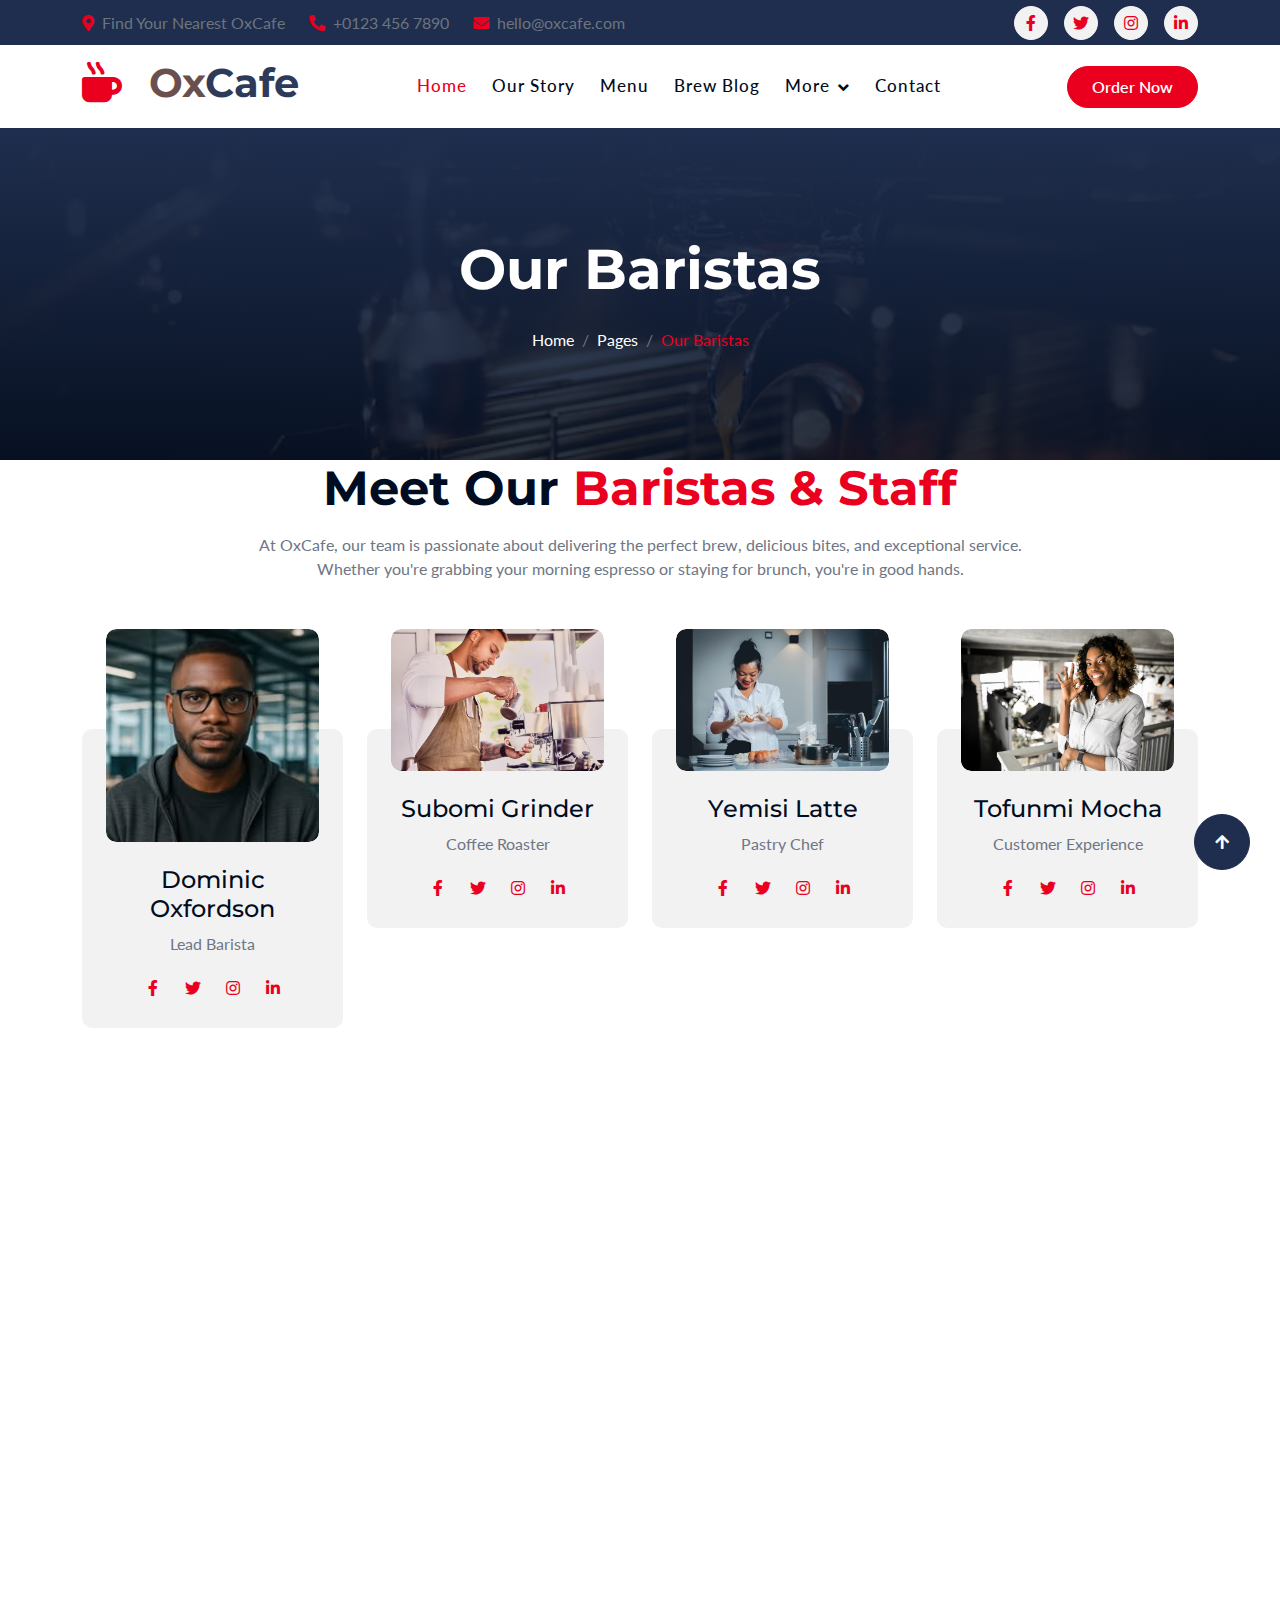
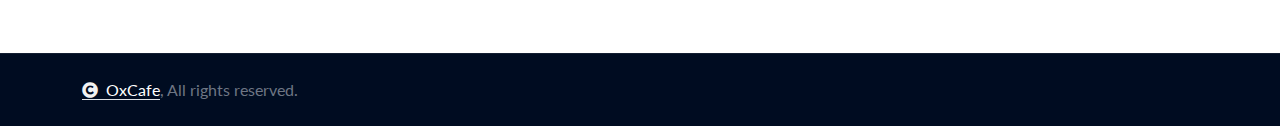
<file: team.html>
<!DOCTYPE html>
<html lang="en">

<head>
    <meta charset="utf-8">
    <title>OxCafe – Coffee and Everything In Between</title>
    <meta name="viewport" content="width=device-width, initial-scale=1.0">
    
    <!-- SEO Meta Tags -->
    <meta name="keywords" content="OxCafe, coffee shop, espresso, pastries, tea, cafe in Lagos, brunch, baked goods, specialty coffee, remote work cafe, cozy cafe">
    <meta name="description" content="OxCafe is your go-to spot for rich coffee, handcrafted drinks, and everything in between. From espresso to light meals, come relax, refuel, and reconnect.">
    <meta name="author" content="OxCafe Team">

    <!-- Open Graph Meta Tags -->
    <meta property="og:title" content="OxCafe – Coffee and Everything In Between">
    <meta property="og:description" content="Visit OxCafe for premium coffee, artisanal treats, and a warm community vibe.">
    <meta property="og:image" content="images/oxcafe-banner.png">
    <meta property="og:url" content="https://www.oxcafe.com">
    <meta property="og:type" content="website">

    <!-- Google Web Fonts -->
    <link rel="preconnect" href="https://fonts.googleapis.com">
    <link rel="preconnect" href="https://fonts.gstatic.com" crossorigin>
    <link href="https://fonts.googleapis.com/css2?family=Lato:ital,wght@0,400;0,700;0,900;1,400;1,700;1,900&family=Montserrat:ital,wght@0,100..900;1,100..900&display=swap" rel="stylesheet"> 

    <!-- Icon Font Stylesheet -->
    <link rel="stylesheet" href="https://use.fontawesome.com/releases/v5.15.4/css/all.css"/>
    <link href="https://cdn.jsdelivr.net/npm/bootstrap-icons@1.4.1/font/bootstrap-icons.css" rel="stylesheet">

    <!-- Libraries Stylesheet -->
    <link href="lib/animate/animate.min.css" rel="stylesheet">
    <link href="lib/owlcarousel/assets/owl.carousel.min.css" rel="stylesheet">

    <!-- Customized Bootstrap Stylesheet -->
    <link href="css/bootstrap.min.css" rel="stylesheet">

    <!-- Template Stylesheet -->
    <link href="css/style.css" rel="stylesheet">

            <!-- Favicon -->
            <link rel="apple-touch-icon" sizes="180x180" href="img/apple-touch-icon.png">
            <link rel="icon" type="image/png" sizes="32x32" href="img/favicon-32x32.png">
            <link rel="icon" type="image/png" sizes="16x16" href="img/favicon-16x16.png">
            <link rel="manifest" href="img/site.webmanifest">
</head>


    <body>

        <!-- Spinner Start -->
        <div id="spinner" class="show bg-white position-fixed translate-middle w-100 vh-100 top-50 start-50 d-flex align-items-center justify-content-center">
            <div class="spinner-border text-primary" style="width: 3rem; height: 3rem;" role="status">
                <span class="sr-only">Loading...</span>
            </div>
        </div>
        <!-- Spinner End -->

        <!-- Topbar Start -->
<div class="container-fluid topbar bg-secondary d-none d-xl-block w-100">
    <div class="container">
        <div class="row gx-0 align-items-center" style="height: 45px;">
            <div class="col-lg-6 text-center text-lg-start mb-lg-0">
                <div class="d-flex flex-wrap">
                    <a href="#" class="text-muted me-4"><i class="fas fa-map-marker-alt text-primary me-2"></i>Find Your Nearest OxCafe</a>
                    <a href="tel:+01234567890" class="text-muted me-4"><i class="fas fa-phone-alt text-primary me-2"></i>+0123 456 7890</a>
                    <a href="mailto:hello@oxcafe.com" class="text-muted me-0"><i class="fas fa-envelope text-primary me-2"></i>hello@oxcafe.com</a>
                </div>
            </div>
            <div class="col-lg-6 text-center text-lg-end">
                <div class="d-flex align-items-center justify-content-end">
                    <a href="#" class="btn btn-light btn-sm-square rounded-circle me-3"><i class="fab fa-facebook-f"></i></a>
                    <a href="#" class="btn btn-light btn-sm-square rounded-circle me-3"><i class="fab fa-twitter"></i></a>
                    <a href="#" class="btn btn-light btn-sm-square rounded-circle me-3"><i class="fab fa-instagram"></i></a>
                    <a href="#" class="btn btn-light btn-sm-square rounded-circle me-0"><i class="fab fa-linkedin-in"></i></a>
                </div>
            </div>
        </div>
    </div>
</div>
<!-- Topbar End -->

<!-- Navbar & Hero Start -->
<div class="container-fluid nav-bar sticky-top px-0 px-lg-4 py-2 py-lg-0">
    <div class="container">
        <nav class="navbar navbar-expand-lg navbar-light">
            <a href="#" class="navbar-brand p-0">
                <h1 class="display-6">
                    <i class="fas fa-mug-hot me-3" style="color: #EA001E;"></i>
                    <span style="color: #6B4F4F;">Ox</span><span style="color: #2E3A59;">Cafe</span>
                </h1>
            </a>
            
            <button class="navbar-toggler" type="button" data-bs-toggle="collapse" data-bs-target="#navbarCollapse">
                <span class="fa fa-bars"></span>
            </button>
            <div class="collapse navbar-collapse" id="navbarCollapse">
                <div class="navbar-nav mx-auto py-0">
                    <a href="index.html" class="nav-item nav-link active">Home</a>
                    <a href="about.html" class="nav-item nav-link">Our Story</a>
                    <a href="service.html" class="nav-item nav-link">Menu</a>
                    <a href="blog.html" class="nav-item nav-link">Brew Blog</a>

                    <div class="nav-item dropdown">
                        <a href="#" class="nav-link dropdown-toggle" data-bs-toggle="dropdown">More</a>
                        <div class="dropdown-menu m-0">
                            <a href="feature.html" class="dropdown-item">Why OxCafe?</a>
                            <a href="team.html" class="dropdown-item">Our Baristas</a>
                            <a href="testimonial.html" class="dropdown-item">Customer Love</a>
                            <a href="404.html" class="dropdown-item">Oops! Not Found</a>
                        </div>
                    </div>
                    <a href="contact.html" class="nav-item nav-link">Contact</a>
                </div>
                <a href="#" class="btn btn-primary rounded-pill py-2 px-4">Order Now</a>
            </div>
        </nav>
    </div>
</div>
<!-- Navbar & Hero End -->



        <!-- Header Start -->
        <div class="container-fluid bg-breadcrumb">
            <div class="container text-center py-5" style="max-width: 900px;">
                <h4 class="text-white display-4 mb-4 wow fadeInDown" data-wow-delay="0.1s">Our Baristas</h4>
                <ol class="breadcrumb d-flex justify-content-center mb-0 wow fadeInDown" data-wow-delay="0.3s">
                    <li class="breadcrumb-item"><a href="index.html">Home</a></li>
                    <li class="breadcrumb-item"><a href="#">Pages</a></li>
                    <li class="breadcrumb-item active text-primary">Our Baristas</li>
                </ol>    
            </div>
        </div>
        <!-- Header End -->

        
<!-- Team Start -->
<div class="container-fluid team pb-5">
    <div class="container pb-5">
        <div class="text-center mx-auto pb-5 wow fadeInUp" data-wow-delay="0.1s" style="max-width: 800px;">
            <h1 class="display-5 text-capitalize mb-3">Meet Our <span class="text-primary">Baristas & Staff</span></h1>
            <p class="mb-0">At OxCafe, our team is passionate about delivering the perfect brew, delicious bites, and exceptional service. Whether you're grabbing your morning espresso or staying for brunch, you're in good hands.</p>
        </div>
        <div class="row g-4">
            <div class="col-md-6 col-lg-6 col-xl-3 wow fadeInUp" data-wow-delay="0.1s">
                <div class="team-item p-4 pt-0">
                    <div class="team-img">
                        <img src="img/Na me.jpg" class="img-fluid rounded w-100" alt="Image">
                    </div>
                    <div class="team-content pt-4">
                        <h4>Dominic Oxfordson</h4>
                        <p>Lead Barista</p>
                        <div class="team-icon d-flex justify-content-center">
                            <a class="btn btn-square btn-light rounded-circle mx-1" href="#"><i class="fab fa-facebook-f"></i></a>
                            <a class="btn btn-square btn-light rounded-circle mx-1" href="#"><i class="fab fa-twitter"></i></a>
                            <a class="btn btn-square btn-light rounded-circle mx-1" href="#"><i class="fab fa-instagram"></i></a>
                            <a class="btn btn-square btn-light rounded-circle mx-1" href="#"><i class="fab fa-linkedin-in"></i></a>
                        </div>
                    </div>
                </div>
            </div>
            <div class="col-md-6 col-lg-6 col-xl-3 wow fadeInUp" data-wow-delay="0.3s">
                <div class="team-item p-4 pt-0">
                    <div class="team-img">
                        <img src="img/roaster.avif" class="img-fluid rounded w-100" alt="Image">
                    </div>
                    <div class="team-content pt-4">
                        <h4>Subomi Grinder</h4>
                        <p>Coffee Roaster</p>
                        <div class="team-icon d-flex justify-content-center">
                            <a class="btn btn-square btn-light rounded-circle mx-1" href="#"><i class="fab fa-facebook-f"></i></a>
                            <a class="btn btn-square btn-light rounded-circle mx-1" href="#"><i class="fab fa-twitter"></i></a>
                            <a class="btn btn-square btn-light rounded-circle mx-1" href="#"><i class="fab fa-instagram"></i></a>
                            <a class="btn btn-square btn-light rounded-circle mx-1" href="#"><i class="fab fa-linkedin-in"></i></a>
                        </div>
                    </div>
                </div>
            </div>
            <div class="col-md-6 col-lg-6 col-xl-3 wow fadeInUp" data-wow-delay="0.5s">
                <div class="team-item p-4 pt-0">
                    <div class="team-img">
                        <img src="img/pastry.jpg" class="img-fluid rounded w-100" alt="Image">
                    </div>
                    <div class="team-content pt-4">
                        <h4>Yemisi Latte</h4>
                        <p>Pastry Chef</p>
                        <div class="team-icon d-flex justify-content-center">
                            <a class="btn btn-square btn-light rounded-circle mx-1" href="#"><i class="fab fa-facebook-f"></i></a>
                            <a class="btn btn-square btn-light rounded-circle mx-1" href="#"><i class="fab fa-twitter"></i></a>
                            <a class="btn btn-square btn-light rounded-circle mx-1" href="#"><i class="fab fa-instagram"></i></a>
                            <a class="btn btn-square btn-light rounded-circle mx-1" href="#"><i class="fab fa-linkedin-in"></i></a>
                        </div>
                    </div>
                </div>
            </div>
            <div class="col-md-6 col-lg-6 col-xl-3 wow fadeInUp" data-wow-delay="0.7s">
                <div class="team-item p-4 pt-0">
                    <div class="team-img">
                        <img src="img/cex.avif" class="img-fluid rounded w-100" alt="Image">
                    </div>
                    <div class="team-content pt-4">
                        <h4>Tofunmi Mocha</h4>
                        <p>Customer Experience</p>
                        <div class="team-icon d-flex justify-content-center">
                            <a class="btn btn-square btn-light rounded-circle mx-1" href="#"><i class="fab fa-facebook-f"></i></a>
                            <a class="btn btn-square btn-light rounded-circle mx-1" href="#"><i class="fab fa-twitter"></i></a>
                            <a class="btn btn-square btn-light rounded-circle mx-1" href="#"><i class="fab fa-instagram"></i></a>
                            <a class="btn btn-square btn-light rounded-circle mx-1" href="#"><i class="fab fa-linkedin-in"></i></a>
                        </div>
                    </div>
                </div>
            </div>
        </div>
    </div>
</div>
<!-- Team End -->


        <!-- Footer Start -->
<div class="container-fluid footer py-5 wow fadeIn" data-wow-delay="0.2s">
    <div class="container py-5">
        <div class="row g-5">
            <div class="col-md-6 col-lg-6 col-xl-3">
                <div class="footer-item d-flex flex-column">
                    <div class="footer-item">
                        <h4 class="text-white mb-4">About Us</h4>
                        <p class="mb-3">OxCafe is more than just a coffee shop — it’s a cozy space where flavor meets community. From rich espresso to brunch bites and coworking vibes, we serve coffee and everything in between.</p>
                    </div>
                    <div class="position-relative">
                        <input class="form-control rounded-pill w-100 py-3 ps-4 pe-5" type="text" placeholder="Enter your email">
                        <button type="button" class="btn btn-secondary rounded-pill position-absolute top-0 end-0 py-2 mt-2 me-2">Subscribe</button>
                    </div>
                </div>
            </div>
            <div class="col-md-6 col-lg-6 col-xl-3">
                <div class="footer-item d-flex flex-column">
                    <h4 class="text-white mb-4">Quick Links</h4>
                    <a href="#"><i class="fas fa-angle-right me-2"></i> Our Story</a>
                    <a href="#"><i class="fas fa-angle-right me-2"></i> Menu</a>
                    <a href="#"><i class="fas fa-angle-right me-2"></i> Events</a>
                    <a href="#"><i class="fas fa-angle-right me-2"></i> Team</a>
                    <a href="#"><i class="fas fa-angle-right me-2"></i> Contact Us</a>
                    <a href="#"><i class="fas fa-angle-right me-2"></i> Terms & Conditions</a>
                </div>
            </div>
            <div class="col-md-6 col-lg-6 col-xl-3">
                <div class="footer-item d-flex flex-column">
                    <h4 class="text-white mb-4">Business Hours</h4>
                    <div class="mb-3">
                        <h6 class="text-muted mb-0">Mon - Friday:</h6>
                        <p class="text-white mb-0">07.00 am to 08.00 pm</p>
                    </div>
                    <div class="mb-3">
                        <h6 class="text-muted mb-0">Saturday:</h6>
                        <p class="text-white mb-0">08.00 am to 06.00 pm</p>
                    </div>
                    <div class="mb-3">
                        <h6 class="text-muted mb-0">Sunday:</h6>
                        <p class="text-white mb-0">Closed – Catch us on Monday!</p>
                    </div>
                </div>
            </div>
            <div class="col-md-6 col-lg-6 col-xl-3">
                <div class="footer-item d-flex flex-column">
                    <h4 class="text-white mb-4">Contact Info</h4>
                    <a href="#"><i class="fa fa-map-marker-alt me-2"></i> 42 Brew Street, Lagos, Nigeria</a>
                    <a href="mailto:hello@oxcafe.com"><i class="fas fa-envelope me-2"></i> hello@oxcafe.com</a>
                    <a href="tel:+2348000000000"><i class="fas fa-phone me-2"></i> +234 800 000 0000</a>
                    <a href="tel:+2348000000000" class="mb-3"><i class="fas fa-print me-2"></i> +234 800 000 0000</a>
                    <div class="d-flex">
                        <a class="btn btn-secondary btn-md-square rounded-circle me-3" href="#"><i class="fab fa-facebook-f text-white"></i></a>
                        <a class="btn btn-secondary btn-md-square rounded-circle me-3" href="#"><i class="fab fa-twitter text-white"></i></a>
                        <a class="btn btn-secondary btn-md-square rounded-circle me-3" href="#"><i class="fab fa-instagram text-white"></i></a>
                        <a class="btn btn-secondary btn-md-square rounded-circle me-0" href="#"><i class="fab fa-linkedin-in text-white"></i></a>
                    </div>
                </div>
            </div>
        </div>
    </div>
</div>
<!-- Footer End -->

<!-- Copyright Start -->
<div class="container-fluid copyright py-4">
    <div class="container">
        <div class="row g-4 align-items-center">
            <div class="col-md-6 text-center text-md-start mb-md-0">
                <span class="text-body"><a href="#" class="border-bottom text-white"><i class="fas fa-copyright text-light me-2"></i>OxCafe</a>, All rights reserved.</span>
            </div>
        </div>
    </div>
</div>
<!-- Copyright End -->

        <!-- Back to Top -->
        <a href="#" class="btn btn-secondary btn-lg-square rounded-circle back-to-top"><i class="fa fa-arrow-up"></i></a>   

        
    <!-- JavaScript Libraries -->
    <script src="https://ajax.googleapis.com/ajax/libs/jquery/3.6.4/jquery.min.js"></script>
    <script src="https://cdn.jsdelivr.net/npm/bootstrap@5.0.0/dist/js/bootstrap.bundle.min.js"></script>
    <script src="lib/wow/wow.min.js"></script>
    <script src="lib/easing/easing.min.js"></script>
    <script src="lib/waypoints/waypoints.min.js"></script>
    <script src="lib/counterup/counterup.min.js"></script>
    <script src="lib/owlcarousel/owl.carousel.min.js"></script>
    

    <!-- Template Javascript -->
    <script src="js/main.js"></script>
    </body>

</html>
</file>
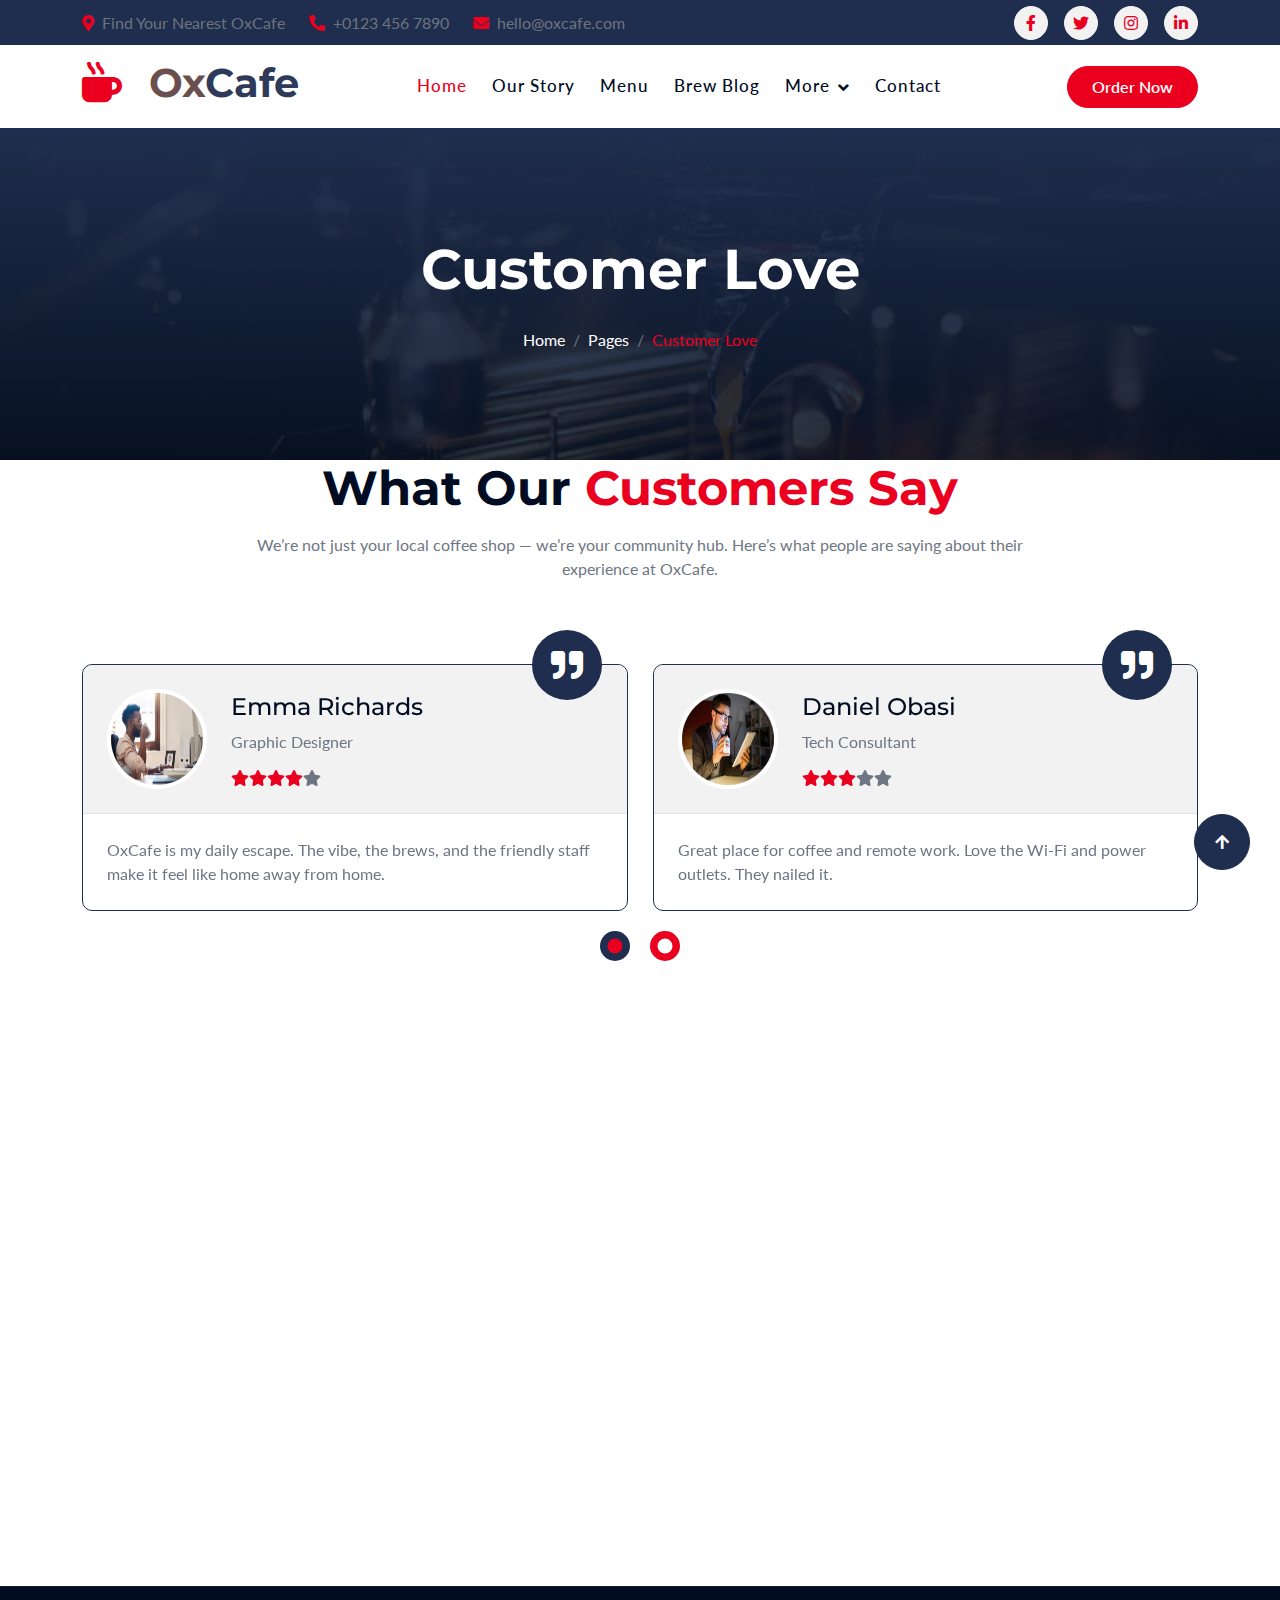
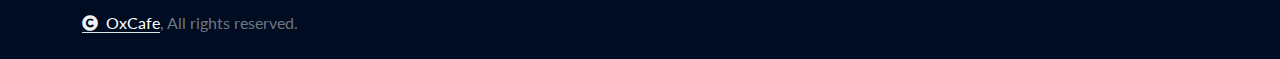
<file: testimonial.html>
<!DOCTYPE html>
<html lang="en">

<head>
    <meta charset="utf-8">
    <title>OxCafe – Coffee and Everything In Between</title>
    <meta name="viewport" content="width=device-width, initial-scale=1.0">
    
    <!-- SEO Meta Tags -->
    <meta name="keywords" content="OxCafe, coffee shop, espresso, pastries, tea, cafe in Lagos, brunch, baked goods, specialty coffee, remote work cafe, cozy cafe">
    <meta name="description" content="OxCafe is your go-to spot for rich coffee, handcrafted drinks, and everything in between. From espresso to light meals, come relax, refuel, and reconnect.">
    <meta name="author" content="OxCafe Team">

    <!-- Open Graph Meta Tags -->
    <meta property="og:title" content="OxCafe – Coffee and Everything In Between">
    <meta property="og:description" content="Visit OxCafe for premium coffee, artisanal treats, and a warm community vibe.">
    <meta property="og:image" content="images/oxcafe-banner.png">
    <meta property="og:url" content="https://www.oxcafe.com">
    <meta property="og:type" content="website">

    <!-- Google Web Fonts -->
    <link rel="preconnect" href="https://fonts.googleapis.com">
    <link rel="preconnect" href="https://fonts.gstatic.com" crossorigin>
    <link href="https://fonts.googleapis.com/css2?family=Lato:ital,wght@0,400;0,700;0,900;1,400;1,700;1,900&family=Montserrat:ital,wght@0,100..900;1,100..900&display=swap" rel="stylesheet"> 

    <!-- Icon Font Stylesheet -->
    <link rel="stylesheet" href="https://use.fontawesome.com/releases/v5.15.4/css/all.css"/>
    <link href="https://cdn.jsdelivr.net/npm/bootstrap-icons@1.4.1/font/bootstrap-icons.css" rel="stylesheet">

    <!-- Libraries Stylesheet -->
    <link href="lib/animate/animate.min.css" rel="stylesheet">
    <link href="lib/owlcarousel/assets/owl.carousel.min.css" rel="stylesheet">

    <!-- Customized Bootstrap Stylesheet -->
    <link href="css/bootstrap.min.css" rel="stylesheet">

    <!-- Template Stylesheet -->
    <link href="css/style.css" rel="stylesheet">

            <!-- Favicon -->
            <link rel="apple-touch-icon" sizes="180x180" href="img/apple-touch-icon.png">
            <link rel="icon" type="image/png" sizes="32x32" href="img/favicon-32x32.png">
            <link rel="icon" type="image/png" sizes="16x16" href="img/favicon-16x16.png">
            <link rel="manifest" href="img/site.webmanifest">
</head>


    <body>

        <!-- Spinner Start -->
        <div id="spinner" class="show bg-white position-fixed translate-middle w-100 vh-100 top-50 start-50 d-flex align-items-center justify-content-center">
            <div class="spinner-border text-primary" style="width: 3rem; height: 3rem;" role="status">
                <span class="sr-only">Loading...</span>
            </div>
        </div>
        <!-- Spinner End -->

        <!-- Topbar Start -->
<div class="container-fluid topbar bg-secondary d-none d-xl-block w-100">
    <div class="container">
        <div class="row gx-0 align-items-center" style="height: 45px;">
            <div class="col-lg-6 text-center text-lg-start mb-lg-0">
                <div class="d-flex flex-wrap">
                    <a href="#" class="text-muted me-4"><i class="fas fa-map-marker-alt text-primary me-2"></i>Find Your Nearest OxCafe</a>
                    <a href="tel:+01234567890" class="text-muted me-4"><i class="fas fa-phone-alt text-primary me-2"></i>+0123 456 7890</a>
                    <a href="mailto:hello@oxcafe.com" class="text-muted me-0"><i class="fas fa-envelope text-primary me-2"></i>hello@oxcafe.com</a>
                </div>
            </div>
            <div class="col-lg-6 text-center text-lg-end">
                <div class="d-flex align-items-center justify-content-end">
                    <a href="#" class="btn btn-light btn-sm-square rounded-circle me-3"><i class="fab fa-facebook-f"></i></a>
                    <a href="#" class="btn btn-light btn-sm-square rounded-circle me-3"><i class="fab fa-twitter"></i></a>
                    <a href="#" class="btn btn-light btn-sm-square rounded-circle me-3"><i class="fab fa-instagram"></i></a>
                    <a href="#" class="btn btn-light btn-sm-square rounded-circle me-0"><i class="fab fa-linkedin-in"></i></a>
                </div>
            </div>
        </div>
    </div>
</div>
<!-- Topbar End -->

<!-- Navbar & Hero Start -->
<div class="container-fluid nav-bar sticky-top px-0 px-lg-4 py-2 py-lg-0">
    <div class="container">
        <nav class="navbar navbar-expand-lg navbar-light">
            <a href="#" class="navbar-brand p-0">
                <h1 class="display-6">
                    <i class="fas fa-mug-hot me-3" style="color: #EA001E;"></i>
                    <span style="color: #6B4F4F;">Ox</span><span style="color: #2E3A59;">Cafe</span>
                </h1>
            </a>
            
            <button class="navbar-toggler" type="button" data-bs-toggle="collapse" data-bs-target="#navbarCollapse">
                <span class="fa fa-bars"></span>
            </button>
            <div class="collapse navbar-collapse" id="navbarCollapse">
                <div class="navbar-nav mx-auto py-0">
                    <a href="index.html" class="nav-item nav-link active">Home</a>
                    <a href="about.html" class="nav-item nav-link">Our Story</a>
                    <a href="service.html" class="nav-item nav-link">Menu</a>
                    <a href="blog.html" class="nav-item nav-link">Brew Blog</a>

                    <div class="nav-item dropdown">
                        <a href="#" class="nav-link dropdown-toggle" data-bs-toggle="dropdown">More</a>
                        <div class="dropdown-menu m-0">
                            <a href="feature.html" class="dropdown-item">Why OxCafe?</a>
                            <a href="team.html" class="dropdown-item">Our Baristas</a>
                            <a href="testimonial.html" class="dropdown-item">Customer Love</a>
                            <a href="404.html" class="dropdown-item">Oops! Not Found</a>
                        </div>
                    </div>
                    <a href="contact.html" class="nav-item nav-link">Contact</a>
                </div>
                <a href="#" class="btn btn-primary rounded-pill py-2 px-4">Order Now</a>
            </div>
        </nav>
    </div>
</div>
<!-- Navbar & Hero End -->



        <!-- Header Start -->
        <div class="container-fluid bg-breadcrumb">
            <div class="container text-center py-5" style="max-width: 900px;">
                <h4 class="text-white display-4 mb-4 wow fadeInDown" data-wow-delay="0.1s">Customer Love</h4>
                <ol class="breadcrumb d-flex justify-content-center mb-0 wow fadeInDown" data-wow-delay="0.3s">
                    <li class="breadcrumb-item"><a href="index.html">Home</a></li>
                    <li class="breadcrumb-item"><a href="#">Pages</a></li>
                    <li class="breadcrumb-item active text-primary">Customer Love</li>
                </ol>    
            </div>
        </div>
        <!-- Header End -->
<!-- Testimonial Start -->
<div class="container-fluid testimonial pb-5">
    <div class="container pb-5">
        <div class="text-center mx-auto pb-5 wow fadeInUp" data-wow-delay="0.1s" style="max-width: 800px;">
            <h1 class="display-5 text-capitalize mb-3">What Our <span class="text-primary">Customers Say</span></h1>
            <p class="mb-0">We’re not just your local coffee shop — we’re your community hub. Here’s what people are saying about their experience at OxCafe.</p>
        </div>
        <div class="owl-carousel testimonial-carousel wow fadeInUp" data-wow-delay="0.1s">
            <div class="testimonial-item">
                <div class="testimonial-quote"><i class="fa fa-quote-right fa-2x"></i></div>
                <div class="testimonial-inner p-4">
                    <img src="img/gra male.jpg" class="img-fluid" alt="">
                    <div class="ms-4">
                        <h4>Emma Richards</h4>
                        <p>Graphic Designer</p>
                        <div class="d-flex text-primary">
                            <i class="fas fa-star"></i><i class="fas fa-star"></i><i class="fas fa-star"></i><i class="fas fa-star"></i><i class="fas fa-star text-body"></i>
                        </div>
                    </div>
                </div>
                <div class="border-top rounded-bottom p-4">
                    <p class="mb-0">OxCafe is my daily escape. The vibe, the brews, and the friendly staff make it feel like home away from home.</p>
                </div>
            </div>
            <div class="testimonial-item">
                <div class="testimonial-quote"><i class="fa fa-quote-right fa-2x"></i></div>
                <div class="testimonial-inner p-4">
                    <img src="img/cons.avif" class="img-fluid" alt="">
                    <div class="ms-4">
                        <h4>Daniel Obasi</h4>
                        <p>Tech Consultant</p>
                        <div class="d-flex text-primary">
                            <i class="fas fa-star"></i><i class="fas fa-star"></i><i class="fas fa-star"></i><i class="fas fa-star text-body"></i><i class="fas fa-star text-body"></i>
                        </div>
                    </div>
                </div>
                <div class="border-top rounded-bottom p-4">
                    <p class="mb-0">Great place for coffee and remote work. Love the Wi-Fi and power outlets. They nailed it.</p>
                </div>
            </div>
            <div class="testimonial-item">
                <div class="testimonial-quote"><i class="fa fa-quote-right fa-2x"></i></div>
                <div class="testimonial-inner p-4">
                    <img src="img/ngozi.avif" class="img-fluid" alt="">
                    <div class="ms-4">
                        <h4>Ngozi Chidera</h4>
                        <p>Food Blogger</p>
                        <div class="d-flex text-primary">
                            <i class="fas fa-star"></i><i class="fas fa-star"></i><i class="fas fa-star text-body"></i><i class="fas fa-star text-body"></i><i class="fas fa-star text-body"></i>
                        </div>
                    </div>
                </div>
                <div class="border-top rounded-bottom p-4">
                    <p class="mb-0">Tried their mocha and pastries — absolutely divine! It’s the hidden gem every foodie should know.</p>
                </div>
            </div>
        </div>
    </div>
</div>
<!-- Testimonial End -->


        <!-- Footer Start -->
<div class="container-fluid footer py-5 wow fadeIn" data-wow-delay="0.2s">
    <div class="container py-5">
        <div class="row g-5">
            <div class="col-md-6 col-lg-6 col-xl-3">
                <div class="footer-item d-flex flex-column">
                    <div class="footer-item">
                        <h4 class="text-white mb-4">About Us</h4>
                        <p class="mb-3">OxCafe is more than just a coffee shop — it’s a cozy space where flavor meets community. From rich espresso to brunch bites and coworking vibes, we serve coffee and everything in between.</p>
                    </div>
                    <div class="position-relative">
                        <input class="form-control rounded-pill w-100 py-3 ps-4 pe-5" type="text" placeholder="Enter your email">
                        <button type="button" class="btn btn-secondary rounded-pill position-absolute top-0 end-0 py-2 mt-2 me-2">Subscribe</button>
                    </div>
                </div>
            </div>
            <div class="col-md-6 col-lg-6 col-xl-3">
                <div class="footer-item d-flex flex-column">
                    <h4 class="text-white mb-4">Quick Links</h4>
                    <a href="#"><i class="fas fa-angle-right me-2"></i> Our Story</a>
                    <a href="#"><i class="fas fa-angle-right me-2"></i> Menu</a>
                    <a href="#"><i class="fas fa-angle-right me-2"></i> Events</a>
                    <a href="#"><i class="fas fa-angle-right me-2"></i> Team</a>
                    <a href="#"><i class="fas fa-angle-right me-2"></i> Contact Us</a>
                    <a href="#"><i class="fas fa-angle-right me-2"></i> Terms & Conditions</a>
                </div>
            </div>
            <div class="col-md-6 col-lg-6 col-xl-3">
                <div class="footer-item d-flex flex-column">
                    <h4 class="text-white mb-4">Business Hours</h4>
                    <div class="mb-3">
                        <h6 class="text-muted mb-0">Mon - Friday:</h6>
                        <p class="text-white mb-0">07.00 am to 08.00 pm</p>
                    </div>
                    <div class="mb-3">
                        <h6 class="text-muted mb-0">Saturday:</h6>
                        <p class="text-white mb-0">08.00 am to 06.00 pm</p>
                    </div>
                    <div class="mb-3">
                        <h6 class="text-muted mb-0">Sunday:</h6>
                        <p class="text-white mb-0">Closed – Catch us on Monday!</p>
                    </div>
                </div>
            </div>
            <div class="col-md-6 col-lg-6 col-xl-3">
                <div class="footer-item d-flex flex-column">
                    <h4 class="text-white mb-4">Contact Info</h4>
                    <a href="#"><i class="fa fa-map-marker-alt me-2"></i> 42 Brew Street, Lagos, Nigeria</a>
                    <a href="mailto:hello@oxcafe.com"><i class="fas fa-envelope me-2"></i> hello@oxcafe.com</a>
                    <a href="tel:+2348000000000"><i class="fas fa-phone me-2"></i> +234 800 000 0000</a>
                    <a href="tel:+2348000000000" class="mb-3"><i class="fas fa-print me-2"></i> +234 800 000 0000</a>
                    <div class="d-flex">
                        <a class="btn btn-secondary btn-md-square rounded-circle me-3" href="#"><i class="fab fa-facebook-f text-white"></i></a>
                        <a class="btn btn-secondary btn-md-square rounded-circle me-3" href="#"><i class="fab fa-twitter text-white"></i></a>
                        <a class="btn btn-secondary btn-md-square rounded-circle me-3" href="#"><i class="fab fa-instagram text-white"></i></a>
                        <a class="btn btn-secondary btn-md-square rounded-circle me-0" href="#"><i class="fab fa-linkedin-in text-white"></i></a>
                    </div>
                </div>
            </div>
        </div>
    </div>
</div>
<!-- Footer End -->

<!-- Copyright Start -->
<div class="container-fluid copyright py-4">
    <div class="container">
        <div class="row g-4 align-items-center">
            <div class="col-md-6 text-center text-md-start mb-md-0">
                <span class="text-body"><a href="#" class="border-bottom text-white"><i class="fas fa-copyright text-light me-2"></i>OxCafe</a>, All rights reserved.</span>
            </div>
        </div>
    </div>
</div>
<!-- Copyright End -->

        <!-- Back to Top -->
        <a href="#" class="btn btn-secondary btn-lg-square rounded-circle back-to-top"><i class="fa fa-arrow-up"></i></a>   

        
    <!-- JavaScript Libraries -->
    <script src="https://ajax.googleapis.com/ajax/libs/jquery/3.6.4/jquery.min.js"></script>
    <script src="https://cdn.jsdelivr.net/npm/bootstrap@5.0.0/dist/js/bootstrap.bundle.min.js"></script>
    <script src="lib/wow/wow.min.js"></script>
    <script src="lib/easing/easing.min.js"></script>
    <script src="lib/waypoints/waypoints.min.js"></script>
    <script src="lib/counterup/counterup.min.js"></script>
    <script src="lib/owlcarousel/owl.carousel.min.js"></script>
    

    <!-- Template Javascript -->
    <script src="js/main.js"></script>
    </body>

</html>
</file>
<file: css/style.css>
/*** Spinner Start ***/
/*** Spinner ***/
#spinner {
    opacity: 0;
    visibility: hidden;
    transition: opacity .5s ease-out, visibility 0s linear .5s;
    z-index: 99999;
}

#spinner.show {
    transition: opacity .5s ease-out, visibility 0s linear 0s;
    visibility: visible;
    opacity: 1;
}
/*** Spinner End ***/

.back-to-top {
    position: fixed;
    right: 30px;
    bottom: 30px;
    transition: 0.5s;
    z-index: 99;
}

/*** Button Start ***/
.btn {
    font-weight: 600;
    transition: .5s;
}

.btn-square {
    width: 32px;
    height: 32px;
}

.btn-sm-square {
    width: 34px;
    height: 34px;
}

.btn-md-square {
    width: 44px;
    height: 44px;
}

.btn-lg-square {
    width: 56px;
    height: 56px;
}

.btn-xl-square {
    width: 66px;
    height: 66px;
}

.btn-square,
.btn-sm-square,
.btn-md-square,
.btn-lg-square,
.btn-xl-square {
    padding: 0;
    display: flex;
    align-items: center;
    justify-content: center;
    font-weight: normal;
}

.btn.btn-primary {
    color: var(--bs-white);
}

.btn.btn-primary:hover {
    background: var(--bs-secondary);
    border: 1px solid var(--bs-secondary);
}

.btn.btn-secondary {
    color: var(--bs-white);
}

.btn.btn-secondary:hover {
    background: var(--bs-primary);
    border: 1px solid var(--bs-primary);
}

.btn.btn-light {
    color: var(--bs-primary);
}

.btn.btn-light:hover {
    color: var(--bs-white);
    background: var(--bs-primary);
    border: 1px solid var(--bs-primary);
}

/*** Icon Animation Start ***/
@keyframes icon-animat {
    0%  {border-radius: 67% 33% 29% 71% / 39% 46% 54% 61%;}

    25% {border-radius: 69% 31% 19% 81% / 43% 37% 63% 57%;}

    50% {border-radius: 67% 33% 16% 84% / 57% 37% 63% 43%;}

    75% {border-radius: 77% 23% 61% 39% / 36% 61% 39% 64%;}

    100% {border-radius: 67% 33% 29% 71% / 39% 46% 54% 61%;}
}
/*** Icon Animation End ***/


/*** Navbar Start ***/
.nav-bar {
    background: var(--bs-white);
}

.sticky-top {
    transition: 1s;
}

.navbar-light .navbar-nav .nav-link {
    position: relative;
    margin-right: 25px;
    padding: 35px 0;
    letter-spacing: 1px;
    color: var(--bs-dark);
    font-size: 17px;
    font-weight: 500;
    outline: none;
    transition: .5s;
}

.sticky-top .navbar-light .navbar-nav .nav-link {
    padding: 20px 0;
    color: var(--bs-dark);
}

.navbar-light .navbar-nav .nav-link:hover,
.navbar-light .navbar-nav .nav-link.active {
    color: var(--bs-primary);
}

.navbar-light .navbar-brand img {
    max-height: 60px;
    transition: .5s;
}

.sticky-top .navbar-light .navbar-brand img {
    max-height: 50px;
}

.navbar .dropdown-toggle::after {
    border: none;
    content: "\f107";
    font-family: "Font Awesome 5 Free";
    font-weight: 600;
    vertical-align: middle;
    margin-left: 8px;
}

.dropdown .dropdown-menu a:hover {
    background: var(--bs-primary);
    color: var(--bs-white);
}

.navbar .nav-item:hover .dropdown-menu {
    transform: rotateX(0deg);
    visibility: visible;
    margin-top: 8px !important;
    background: var(--bs-light);
    transition: .5s;
    opacity: 1;
}



@media (min-width: 992px) {
    .navbar .nav-item .dropdown-menu {
    display: block;
    visibility: hidden;
    top: 100%;
    transform: rotateX(-75deg);
    transform-origin: 0% 0%;
    border: 0;
    border-radius: 10px;
    margin-top: 8px !important;
    transition: .5s;
    opacity: 0;
    }
}

@media (max-width: 991px) {
    .navbar.navbar-expand-lg .navbar-toggler {
        padding: 8px 15px;
        border: 1px solid var(--bs-primary);
        color: var(--bs-primary);
    }

    .sticky-top .navbar-light .navbar-nav .nav-link {
        padding: 12px 0;
    }
}
/*** Navbar End ***/

/*** Carousel Header Start ***/
.carousel .carousel-item img {
    object-fit: cover;
}

.carousel .carousel-item,
.carousel .carousel-item img {
    height: 700px;
}

.carousel-item .carousel-caption {
    position: absolute;
    width: 100%;
    height: 100%;
    left: 0;
    bottom: 0;
    background: rgba(0, 0, 0, .6);
    display: flex;
    align-items: center;
}

.carousel .carousel-indicators {
    left: 75%;
    top: 50%;
    margin-right: 25%;
    transform: translateY(-50%);
    flex-direction: column;
}

.carousel-indicators [data-bs-target] {
    display: flex;
    width: 15px;
    height: 15px;
    border: 6px solid var(--bs-white);
    border-radius: 15px;
    padding: 0;
    margin-top:10px;
    margin-bottom:10px;
    background-color: var(--bs-secondary);
    opacity: 1;
    transition: 0.5s;
}

.carousel-indicators [data-bs-target].active {
    background-color: var(--bs-primary);
}

@media (max-width: 992px) {
    .carousel-indicators [data-bs-target] {
        display: none;
    }
}
/*** Carousel Header End ***/

/*** Single Page Hero Header Start ***/
.bg-breadcrumb {
    position: relative;
    overflow: hidden;
    background: linear-gradient(rgba(31, 46, 78, 1), rgba(0, 12, 33, 0.8)), url(../img/caf.avif);
    background-position: center top;
    background-repeat: no-repeat;
    background-size: cover;
    padding: 60px 0 60px 0;
    transition: 0.5s;
}

.bg-breadcrumb .breadcrumb {
    position: relative;
}

.bg-breadcrumb .breadcrumb .breadcrumb-item a {
    color: var(--bs-white);
}
/*** Single Page Hero Header End ***/

/*** Features Start ***/
.feature {
    background: var(--bs-light);
}

.feature .feature-item {
    display: flex;
    border-radius: 10px;
}

.feature .feature-item .feature-icon span {
    width: 90px; 
    height: 90px;
    display: flex;
    align-items: center;
    justify-content: center;
    color: var(--bs-secondary);
    background: var(--bs-primary);
    border-radius: 67% 33% 29% 71% / 39% 46% 54% 61%;;
    animation-name: icon-animat;
    animation-duration: 5s;
    animation-delay: 1s;
    animation-direction: alternate;
    animation-iteration-count: infinite;
    transition: 0.5s;
}

/*** Features End ***/

/*** About Start ***/
.about .about-item .about-item-inner {
    display: flex;
    flex-direction: column;
    align-items: center;
    justify-content: center;
    text-align: center;
    border-radius: 10px;
    background: var(--bs-light);
    transition: 0.5s;
}

.about .about-item .about-item-inner .about-icon {
    width: 90px; 
    height: 90px; 
    border-radius: 67% 33% 29% 71% / 39% 46% 54% 61%;
    display: flex;
    align-items: center;
    justify-content: center;
    color: var(--bs-secondary);
    background: var(--bs-primary);
    animation-name: icon-animat;
    animation-duration: 5s;
    animation-delay: 1s;
    animation-direction: alternate;
    animation-iteration-count: infinite;
    transition: 0.5s;
}

.about .about-img {
    position: relative;
    overflow: hidden;
    width: 100%;
    height: 100%;
    
}

.about .about-img .img-1 {
    height: 85%;
    margin-right: 50px;
}

.about .about-img .img-2 {
    position: absolute;
    width: 100%; 
    bottom: 0; 
    right: 0;
    padding-left: 50px;
    border-radius: 10px;
}

.about .about-img::after {
    content: "";
    position: absolute;
    width: 10px;
    height: 98%;
    top: 0;
    right: 0;
    border-radius: 10px;
    background: var(--bs-primary);
    z-index: -1;
}

.about .about-item .text-item {
    position: relative;
    padding-left: 25px;
}

.about .about-item .text-item::after {
    content: "";
    position: absolute;
    width: 5px;
    height: 100%;
    top: 0;
    left: 0;
    border-radius: 10px;
    background: var(--bs-secondary);
}
/*** About End ***/


/*** Fact Counter Start ***/
.counter {
    background: linear-gradient(rgba(0, 12, 33, 0.9), rgba(31, 46, 78, 0.9)), url(../img/feature.avif);
    background-position: center center;
    background-repeat: no-repeat;
    background-size: cover;
}

.counter .counter-item .counter-item-icon {
    width: 90px; 
    height: 90px; 
    border-radius: 67% 33% 29% 71% / 39% 46% 54% 61%;
    display: flex;
    align-items: center;
    justify-content: center;
    color: var(--bs-secondary);
    background: var(--bs-primary);
    animation-name: icon-animat;
    animation-duration: 5s;
    animation-delay: 1s;
    animation-direction: alternate;
    animation-iteration-count: infinite;
    transition: 0.5s;
}

/*** Fact Counter End ***/

/*** Services Start ***/
.service .service-item {
    position: relative;
    display: flex;
    flex-direction: column;
    align-items: center;
    justify-content: center;
    text-align: center;
    box-shadow: 0 0 45px rgba(0, 0, 0, .1);
    border-radius: 10px;
    background: var(--bs-white);
    transition: 0.5s;
}

.service .service-item:hover {
    display: flex;
    flex-direction: column;
    align-items: center;
    justify-content: center;
    text-align: center;
    border-radius: 60px;
    background: var(--bs-light);
}

.service .service-item::after {
    content: "";
    position: absolute;
    width: 100%;
    height: 100%;
    bottom: 0;
    left: 0;
    background: var(--bs-primary);
    border-radius: 10px;
    z-index: -1;
    transition: 0.5s;
    opacity: 0;
}

.service .service-item:hover::after {
    opacity: 1;
}

.service .service-item .service-icon {
    width: 90px; 
    height: 90px; 
    border-radius: 67% 33% 29% 71% / 39% 46% 54% 61%;
    display: flex;
    align-items: center;
    justify-content: center;
    color: var(--bs-secondary);
    background: var(--bs-primary);
    animation-name: icon-animat;
    animation-duration: 5s;
    animation-delay: 1s;
    animation-direction: alternate;
    animation-iteration-count: infinite;
    transition: 0.5s;
}
/*** Service End ***/

/*** Cars Categories Start ***/
.categories .categories-item {
    position: relative;
    border: 1px solid var(--bs-secondary);
    border-radius: 10px;
    transition: 0.5s;
}

.categories .categories-item:hover {
    border: 1px solid var(--bs-primary);
}

.categories .categories-item .categories-item-inner {
    position: relative;
    overflow: hidden;
    border-radius: 10px;
    transition: 0.5s;
}

.categories .categories-item .categories-item-inner:hover {
    box-shadow: 0 0 50px rgba(234, 0, 30, .3);
}

.categories .categories-item-inner .categories-img {
    background: var(--bs-light);
}

.categories .categories-item-inner .categories-content {
    border-top: 4px solid var(--bs-white);
    text-align: center;
    background: var(--bs-light);
}

.categories .categories-item-inner .categories-review {
    display: flex;
    align-items: center;
    justify-content: center;
}

.categories-carousel .owl-stage-outer {
    margin-top: 65px;
    margin-right: -1px;
}

.categories-carousel .owl-nav .owl-prev,
.categories-carousel .owl-nav .owl-next {
    position: absolute;
    top: -65px;
    padding: 10px 35px;
    color: var(--bs-white);
    background: var(--bs-primary);
    border-radius: 50px;
    transition: 0.5s;
}

.categories-carousel .owl-nav .owl-prev {
    left: 0 !important;
}

.categories-carousel .owl-nav .owl-next {
    right: 0;
}

.categories-carousel .owl-nav .owl-prev:hover,
.categories-carousel .owl-nav .owl-next:hover {
    background: var(--bs-secondary);
    color: var(--bs-white);
}
/*** Cars Categories End ***/


/*** Process Start ***/
.steps {
    background: linear-gradient(rgba(0, 0, 0, 0.9), rgba(0, 0, 0, 0.9)), url(../img/van.jpg);
    background-position: center center;
    background-repeat: no-repeat;
    background-size: cover;
}


.steps .steps-item {
    position: relative;
    background: var(--bs-secondary);
    border-radius: 10px;
}

.steps .steps-item h4,
.steps .steps-item p {
    color: var(--bs-white);
}

.steps .steps-item .setps-number {
    position: absolute;
    width: 64px;
    height: 64px;
    bottom: 0; 
    right: 40px;
    font-weight: 900;
    border: 1px solid var(--bs-white); 
    border-radius: 64px;
    transform: translateY(50%);
    color: var(--bs-white);
    background: var(--bs-secondary);
    display: flex;
    align-items: center;
    justify-content: center;
}
/*** Process End ***/


/*** Blog Start ***/
.blog .blog-item {
    border-radius: 10px;
    transition: 0.5s;
}

.blog .blog-item:hover {
    box-shadow: 0 0 45px rgba(0, 0, 0, .2);
}

.blog .blog-item .blog-img {
    position: relative;
    overflow: hidden;
    border-top-left-radius: 10px;
    border-top-right-radius: 10px;
}

.blog .blog-item .blog-img::after {
    content: "";
    position: absolute;
    width: 100%;
    height: 0;
    bottom: 0;
    left: 0;
    background: rgba(255, 255, 255, 0.3);
    transition: 0.5s;
}

.blog .blog-item:hover .blog-img::after {
    height: 100%;
}

.blog .blog-item .blog-img img {
    transition: 0.5s;
}

.blog .blog-item:hover .blog-img img {
    transform: scale(1.2);
}  

.blog .blog-item .blog-content {
    position: relative;
    background: var(--bs-light);
}

.blog .blog-item .blog-content .blog-date {
    position: absolute;
    top: 0; 
    left: 25px; 
    transform: translateY(-50%);
    padding: 12px 25px;
    border-radius: 10px;
    color: var(--bs-white);
    background: var(--bs-primary);
}

.blog .blog-item .blog-content .blog-comment {
    display: flex;
    justify-content: space-between;
}
/*** Blog End ***/


/*** Banner Start ***/
.banner .banner-item {
    position: relative;
    width: 100%;
    height: 100%;
    border-radius: 10px;
    transition: 0.5s;
    z-index: 1;
}

.banner .banner-item::after {
    content: "";
    position: absolute;
    width: 100%;
    height: 100%;
    top: 0;
    left: 0;
    border-radius: 10px;
    background: rgba(0, 0, 0, .6);
    z-index: 2;
}

.banner .banner-item .banner-content {
    position: absolute;
    width: 100%;
    height: 100%;
    top: 0;
    right: 0;
    margin-left: 0;
    margin-bottom: 0;
    padding: 25px;
    border-radius: 10px;
    display: flex;
    flex-direction: column;
    justify-content: center;
    align-items: end;
    z-index: 5;
}

@media (min-width: 992px) {
    .banner .banner-item .banner-content h2 {
        font-size: 45px;
        margin-bottom: 20px;
    }

    .banner .banner-item .banner-content h1 {
        font-size: 72px;
        margin-bottom: 20px;
    }

    .banner .banner-item .banner-content p {
        font-size: 40px;
        margin-bottom: 20px;
    }
}
/*** Banner End ***/

/*** Team Start ***/
.team .team-item {
    position: relative;
    text-align: center;
    border-radius: 10px;
    margin-top: 100px;
    background: var(--bs-light);
    transition: 0.5s;
    z-index: 1;
}

.team .team-item::after {
    content: "";
    position: absolute;
    width: 100%;
    height: 0;
    bottom: 0;
    left: 0;
    border-radius: 10px;
    background: var(--bs-secondary);
    z-index: 2;
    transition: 0.5s;
}

.team .team-item:hover::after {
    height: 100%;
}

.team .team-item .team-content {
    position: relative;
    z-index: 5;
}

.team .team-item .team-content h4,
.team .team-item .team-content p {
    transition: 0.5s;
}

.team .team-item:hover .team-content h4 {
    color: var(--bs-white);
}
.team .team-item:hover .team-content p {
    color: var(--bs-white);
}

.team .team-item .team-img {
    position: relative;
    overflow: hidden;
    top: -100px;
    margin-bottom: -100px;
    border-radius: 10px;
    z-index: 3;
}

.team .team-item .team-img img {
    transition: 0.5s;
}

.team .team-item:hover .team-img img {
    transform: scale(1.1);
}

.team .team-item .team-img::after {
    content: "";
    position: absolute;
    width: 100%;
    height: 0;
    top: 0;
    left: 0;
    border-radius: 10px;
    background: rgba(255, 255, 255, .3);
    z-index: 4;
    transition: 0.5s;
}

.team .team-item:hover .team-img::after {
    height: 100%;
}
/*** Team End ***/

/*** Testimonial Start ***/
.testimonial-carousel .owl-stage-outer {
    margin-right: -1px;
}

.testimonial .testimonial-item {
    position: relative;
    margin-top: 35px;
    border: 1px solid var(--bs-secondary);
    border-radius: 10px;
}

.testimonial .testimonial-item .testimonial-quote {
    position: absolute;
    width: 70px;
    height: 70px;
    top: 0;
    right: 25px;
    transform: translateY(-50%);
    border-radius: 70px;
    color: var(--bs-white);
    background: var(--bs-secondary);
    display: flex;
    align-items: center;
    justify-content: center;
}

.testimonial .testimonial-item .testimonial-inner {
    display: flex;
    align-items: center;
    background: var(--bs-light);
    border-top-left-radius: 10px;
    border-top-right-radius: 10px;
}

.testimonial .testimonial-item .testimonial-inner img {
    width: 100px; 
    height: 100px; 
    border-radius: 100px;
    border: 4px solid var(--bs-white);
}

.testimonial-carousel .owl-dots {
    display: flex;
    justify-content: center;
}

.testimonial-carousel .owl-dots .owl-dot {
    width: 30px;
    height: 30px;
    border-radius: 30px;
    margin: 20px 10px 0 10px;
    background: var(--bs-primary);
    transition: 0.5s;
}

.testimonial-carousel .owl-dots .owl-dot.active {
    width: 30px;
    height: 30px;
    border-radius: 30px;
    background: var(--bs-secondary);
    transition: 0.5s;
}

.testimonial-carousel .owl-dots .owl-dot span {
    position: relative;
    margin-top: 50%;
    margin-left: 50%;
    transform: translate(-50%, -50%);
    display: flex;
    align-items: center;
    justify-content: center;
    text-align: center;
}

.testimonial-carousel .owl-dots .owl-dot.active span::after {
    background: var(--bs-primary);
}

.testimonial-carousel .owl-dots .owl-dot span::after {
    content: "";
    width: 15px;
    height: 15px;
    border-radius: 15px;
    position: absolute;
    top: 50%;
    left: 0;
    transform: translateY(-50%);
    display: flex;
    align-items: center;
    justify-content: center;
    text-align: center;
    background: var(--bs-white);
    transition: 0.5s;
}
/*** Testimonial End ***/

/*** Contact Start ***/
.contact .contact-add-item {
    border-radius: 10px;
    display: flex;
    flex-direction: column;
    align-items: center;
    justify-content: center;
    text-align: center;
    background: var(--bs-light);
}

.contact .contact-add-item .contact-icon {
    width: 90px; 
    height: 90px; 
    border-radius: 67% 33% 29% 71% / 39% 46% 54% 61%;
    display: flex;
    align-items: center;
    justify-content: center;
    color: var(--bs-secondary);
    background: var(--bs-primary);
    animation-name: icon-animat;
    animation-duration: 5s;
    animation-delay: 1s;
    animation-direction: alternate;
    animation-iteration-count: infinite;
    transition: 0.5s;
}

/*** Contact End ***/


/*** Footer Start ***/
.footer {
    background: var(--bs-dark);
}

.footer .footer-item a {
    line-height: 35px;
    color: var(--bs-body);
    transition: 0.5s;
}

.footer .footer-item p {
    line-height: 35px;
}

.footer .footer-item a:hover {
    letter-spacing: 1px;
    color: var(--bs-primary);
}

.footer .footer-item .footer-btn a,
.footer .footer-item .footer-btn a i {
    transition: 0.5s;
}

.footer .footer-item .footer-btn a:hover {
    background: var(--bs-white);
}

.footer .footer-item .footer-btn a:hover i {
    color: var(--bs-primary) !important;
}
/*** Footer End ***/

/*** copyright Start ***/
.copyright {
    border-top: 1px solid rgba(255, 255, 255, 0.08);
    background: var(--bs-dark);
}
/*** copyright end ***/
</file>
